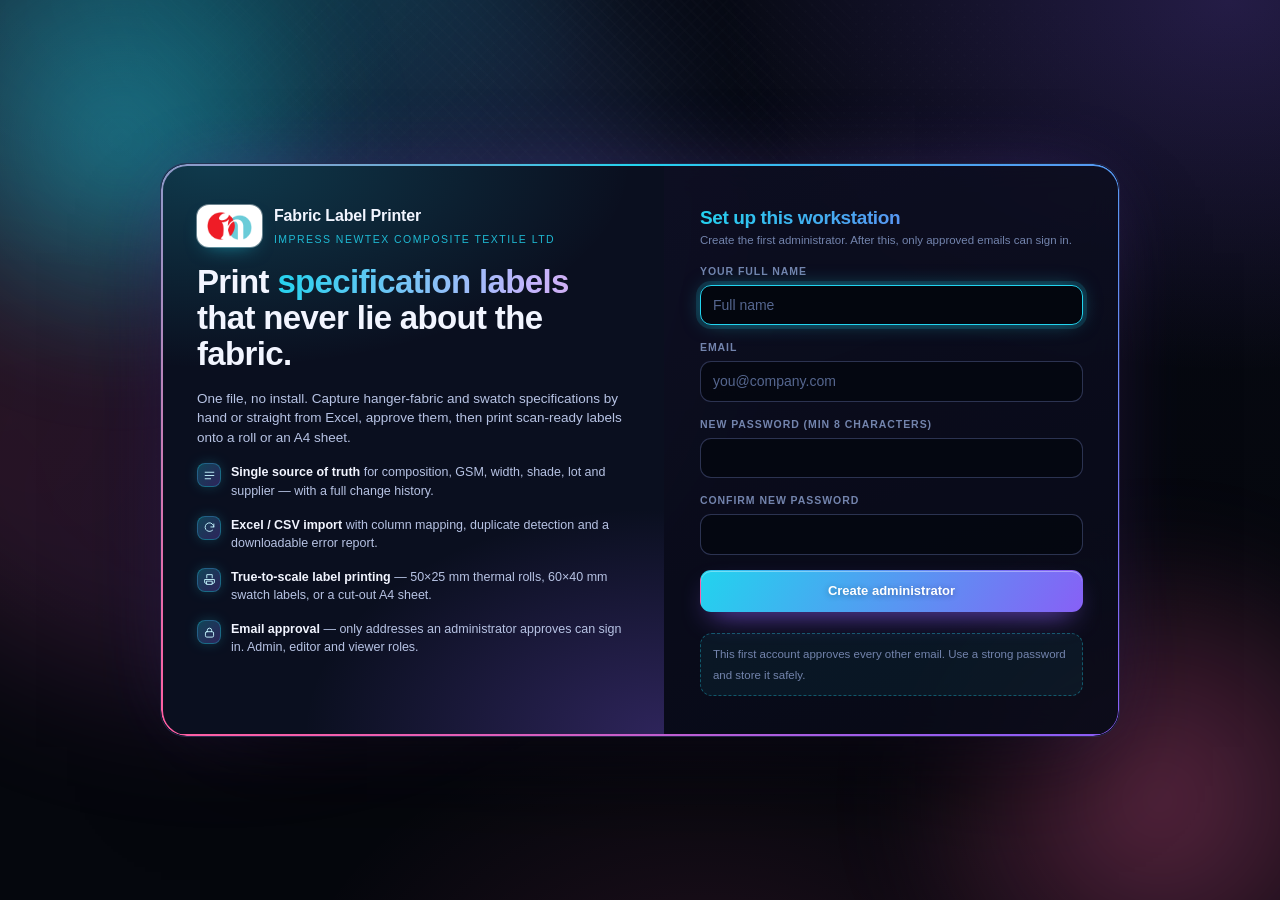
<file: index.html>
<!doctype html>
<html lang="en">
<head>
<meta charset="utf-8">
<meta name="viewport" content="width=device-width, initial-scale=1">
<title>Fabric Label Printer — fabric & swatch specification labels</title>
<meta name="description" content="Offline single-file app to capture hanger-fabric and swatch specifications by hand or from Excel, approve them with admin/viewer roles, and print true-to-scale Code 39 specification labels to a thermal roll or A4 sheet.">
<meta name="generator" content="Fabric Label Printer">
<link rel="icon" href="data:image/svg+xml,%3Csvg xmlns='http://www.w3.org/2000/svg' viewBox='0 0 24 24'%3E%3Crect width='24' height='24' rx='5' fill='%2322d3ee'/%3E%3Cpath d='M5 7h14M5 12h14M5 17h9' stroke='%2304121a' stroke-width='2.2' stroke-linecap='round'/%3E%3C/svg%3E">
<style>
/* ===== Fabric Label Printer — styles ===== */
@property --a{syntax:'<angle>';initial-value:0deg;inherits:false}
:root{
  --bg:#05070d; --bg2:#0a0f1c;
  --panel:linear-gradient(160deg,rgba(28,26,62,.74),rgba(11,15,32,.82));
  --panel-solid:#0f1428; --line:rgba(150,170,255,.14); --line2:rgba(150,170,255,.27);
  --ink:#f2f5ff; --ink2:#b7c3e4; --mut:#7384ad;
  --acc:#22d3ee; --acc2:#8b5cf6; --acc3:#ff5fa2;
  --ok:#34d399; --warn:#fbbf24; --bad:#fb7185; --mut2:#c084fc;
  --grad:linear-gradient(120deg,#22d3ee 0%,#8b5cf6 52%,#ff5fa2 100%);
  --r:18px; --r-s:12px; --sh:0 26px 50px -30px rgba(0,0,0,.92);
  --glow:0 12px 34px -14px rgba(34,211,238,.7);
  --f:-apple-system,BlinkMacSystemFont,"Segoe UI",Inter,Roboto,"Helvetica Neue",Arial,sans-serif;
  --mono:ui-monospace,SFMono-Regular,"SF Mono",Menlo,Consolas,monospace;
  color-scheme:dark;
}
*{box-sizing:border-box;-webkit-tap-highlight-color:transparent}
html,body{margin:0;padding:0}
body{
  font-family:var(--f); background:var(--bg); color:var(--ink); min-height:100vh; position:relative; overflow-x:hidden;
  background-image:
    radial-gradient(900px 600px at 8% -10%, rgba(34,211,238,.16), transparent 60%),
    radial-gradient(820px 600px at 96% 0%, rgba(139,92,246,.22), transparent 62%),
    radial-gradient(700px 520px at 55% 115%, rgba(255,95,162,.12), transparent 60%),
    linear-gradient(180deg,#070a14,#05070d 70%);
  background-attachment:fixed; font-size:14px; line-height:1.45;
}
/* woven twill texture: a faint nod to the fabric */
body::before{
  content:"";position:fixed;inset:0;z-index:-2;pointer-events:none;opacity:.6;
  background:
    repeating-linear-gradient(45deg,rgba(255,255,255,.02) 0 2px,transparent 2px 9px),
    repeating-linear-gradient(-45deg,rgba(255,255,255,.014) 0 2px,transparent 2px 9px);
  -webkit-mask-image:radial-gradient(ellipse at 50% 0%,#000 0%,transparent 78%);
          mask-image:radial-gradient(ellipse at 50% 0%,#000 0%,transparent 78%);
}
/* slow drifting aurora */
body::after{
  content:"";position:fixed;z-index:-1;pointer-events:none;width:70vw;height:70vw;max-width:980px;max-height:980px;
  left:-18vw;top:-22vh;border-radius:50%;opacity:.5;filter:blur(70px);
  background:conic-gradient(from 0deg,rgba(34,211,238,.35),rgba(139,92,246,.35),rgba(255,95,162,.28),rgba(34,211,238,.35));
  animation:aurora 26s ease-in-out infinite alternate;
}
h1,h2,h3,h4{margin:0;font-weight:650;letter-spacing:-.02em}
a{color:var(--acc)}
button,input,select,textarea{font:inherit;color:inherit}
::selection{background:rgba(139,92,246,.45)}
::-webkit-scrollbar{width:11px;height:11px}
::-webkit-scrollbar-thumb{background:linear-gradient(180deg,rgba(34,211,238,.4),rgba(139,92,246,.4));border-radius:8px;border:3px solid transparent;background-clip:content-box}
::-webkit-scrollbar-track{background:transparent}
.hide{display:none!important}
.hid{display:none!important}
/* ---------- layout ---------- */
.app{display:flex;min-height:100vh;flex-direction:column}
header.top{
  position:sticky;top:0;z-index:40;display:flex;align-items:center;gap:14px;padding:10px 18px;
  background:rgba(7,10,20,.6);backdrop-filter:blur(18px) saturate(1.5);-webkit-backdrop-filter:blur(18px) saturate(1.5);
}
/* animated gradient hairline under the header */
header.top::after{
  content:"";position:absolute;left:0;right:0;bottom:-1px;height:1px;background:var(--grad);background-size:200% 100%;
  opacity:.9;animation:flow 7s linear infinite;
}
.brand{display:flex;align-items:center;gap:11px;min-width:0}
.logo{width:38px;height:38px;flex:0 0 38px;border-radius:12px;background:var(--grad);background-size:200% 200%;
  display:grid;place-items:center;box-shadow:0 10px 26px -8px rgba(139,92,246,.95),inset 0 1px 0 rgba(255,255,255,.35);animation:flow 9s linear infinite}
.logo svg{width:22px;height:22px}
.brand b{font-size:15px;display:block;white-space:nowrap;overflow:hidden;text-overflow:ellipsis;max-width:44vw;letter-spacing:-.01em}
.brandlogo{height:34px;width:auto;flex:0 0 auto;background:#fff;border-radius:10px;padding:3px 5px;box-shadow:0 8px 20px -10px rgba(34,211,238,.6),0 0 0 1px rgba(255,255,255,.4)}
.brandlogo.lg{height:42px;border-radius:12px}
.brand span{font-size:10.5px;color:var(--acc);opacity:.85;letter-spacing:.14em;text-transform:uppercase}
.top-spacer{flex:1}
.who{display:flex;align-items:center;gap:9px;background:rgba(255,255,255,.05);border:1px solid var(--line2);padding:5px 11px 5px 6px;border-radius:999px;box-shadow:inset 0 1px 0 rgba(255,255,255,.06)}
.av{width:28px;height:28px;border-radius:50%;display:grid;place-items:center;font-size:11.5px;font-weight:750;color:#04121a;
  background:var(--grad);background-size:200% 200%;box-shadow:0 0 0 2px rgba(7,10,20,.9),0 0 0 3.5px rgba(34,211,238,.55);animation:flow 8s linear infinite}
.av.v{background:linear-gradient(135deg,#94a3b8,#e2e8f0);box-shadow:0 0 0 2px rgba(7,10,20,.9),0 0 0 3.5px rgba(148,163,184,.5);animation:none}
.av.e{background:linear-gradient(135deg,#fbbf24,#ff5fa2);box-shadow:0 0 0 2px rgba(7,10,20,.9),0 0 0 3.5px rgba(251,191,36,.5);animation:none}
.who small{color:var(--mut);font-size:11px;display:block;line-height:1.1}
.who b{font-size:12.5px}
.tabs{display:flex;gap:4px;overflow-x:auto;padding:8px 14px;background:rgba(7,10,20,.42);border-bottom:1px solid var(--line);position:sticky;top:59px;z-index:35;backdrop-filter:blur(16px);-webkit-backdrop-filter:blur(16px);scrollbar-width:none}
.tabs::-webkit-scrollbar{display:none}
.tab{display:flex;align-items:center;gap:7px;padding:8px 13px;font-size:13px;color:var(--ink2);border:1px solid transparent;background:none;cursor:pointer;
  border-radius:11px;white-space:nowrap;transition:color .2s,background .25s,box-shadow .25s,border-color .2s}
.tab:hover{color:var(--ink);background:rgba(255,255,255,.06);border-color:var(--line)}
.tab.on{color:#fff;font-weight:620;background:var(--grad);background-size:200% 200%;border-color:transparent;text-shadow:0 1px 8px rgba(0,0,0,.35);
  box-shadow:0 12px 26px -14px rgba(139,92,246,.95),inset 0 1px 0 rgba(255,255,255,.3);animation:flow 8s linear infinite}
.tab .ic{font-size:14px;opacity:.9;display:inline-flex}
.tab .cnt{background:rgba(255,255,255,.12);border-radius:999px;padding:0 7px;font-size:10.5px;color:inherit;font-weight:650}
.tab.on .cnt{background:rgba(0,0,0,.22)}
main{padding:22px 18px 70px;max-width:1560px;margin:0 auto;width:100%}
.view{display:none}
.view.on{display:block;animation:rise .42s cubic-bezier(.2,.8,.2,1) both}
@keyframes rise{from{opacity:0;transform:translateY(12px) scale(.995)}to{opacity:1;transform:none}}
@keyframes flow{from{background-position:0% 50%}to{background-position:200% 50%}}
@keyframes aurora{from{transform:translate(0,0) rotate(0deg)}to{transform:translate(9vw,7vh) rotate(60deg)}}
@keyframes shine{0%{transform:translateX(-100%)}60%,100%{transform:translateX(100%)}}
@keyframes pulse{0%,100%{box-shadow:0 0 0 4px rgba(34,211,238,.14)}50%{box-shadow:0 0 0 7px rgba(34,211,238,.04)}}
@keyframes fadeIn{from{opacity:0}to{opacity:1}}
@keyframes pop{from{opacity:0;transform:translateY(14px) scale(.96)}to{opacity:1;transform:none}}
/* ---------- generic ---------- */
.card{position:relative;background:var(--panel);border:1px solid var(--line);border-radius:var(--r);box-shadow:var(--sh);padding:18px 19px;
  backdrop-filter:blur(12px);-webkit-backdrop-filter:blur(12px)}
/* gradient rim on every card */
.card::before{
  content:"";position:absolute;inset:0;border-radius:inherit;padding:1px;pointer-events:none;opacity:.85;
  background:linear-gradient(135deg,rgba(34,211,238,.55),rgba(139,92,246,.12) 38%,rgba(255,255,255,.02) 60%,rgba(255,95,162,.38));
  -webkit-mask:linear-gradient(#000 0 0) content-box,linear-gradient(#000 0 0);-webkit-mask-composite:xor;
          mask-composite:exclude;
}
.card+.card{margin-top:16px}
.card h3{font-size:14.5px;display:flex;align-items:center;gap:9px;margin-bottom:3px}
.card h3 .dot{width:8px;height:8px;border-radius:50%;background:var(--acc);box-shadow:0 0 0 4px rgba(34,211,238,.14);animation:pulse 2.6s ease-in-out infinite}
.card .sub{color:var(--mut);font-size:12px;margin-bottom:14px}
.row{display:flex;gap:12px;flex-wrap:wrap;align-items:center}
.grid{display:grid;gap:14px}
.grid>*{min-width:0}
.g2{grid-template-columns:repeat(2,minmax(0,1fr))}
.g3{grid-template-columns:repeat(3,minmax(0,1fr))}
.g4{grid-template-columns:repeat(4,minmax(0,1fr))}
.g23{grid-template-columns:1.55fr 1fr}
.g32{grid-template-columns:1fr 1.55fr}
@media(max-width:1100px){.g2,.g3,.g4,.g23,.g32{grid-template-columns:1fr}}
.pad-l{padding-left:0}
button.btn{
  position:relative;overflow:hidden;display:inline-flex;align-items:center;gap:7px;border:1px solid var(--line2);background:rgba(255,255,255,.05);
  padding:8px 14px;border-radius:11px;cursor:pointer;font-size:13px;white-space:nowrap;
  transition:transform .15s,background .2s,border-color .2s,box-shadow .25s,filter .2s;box-shadow:inset 0 1px 0 rgba(255,255,255,.05)
}
/* light sweep on hover */
button.btn::after{content:"";position:absolute;top:0;bottom:0;left:-80%;width:50%;pointer-events:none;
  background:linear-gradient(100deg,transparent,rgba(255,255,255,.26),transparent);transform:skewX(-18deg);transition:left .7s ease}
button.btn:hover::after{left:130%}
button.btn:hover{background:rgba(255,255,255,.1);border-color:rgba(34,211,238,.65);transform:translateY(-2px);box-shadow:var(--glow)}
button.btn:active{transform:translateY(0) scale(.98)}
button.btn:disabled{opacity:.4;cursor:not-allowed;transform:none;box-shadow:none}
button.btn:disabled::after{display:none}
button.btn.pri{background:var(--grad);background-size:200% 200%;border-color:transparent;color:#fff;font-weight:650;text-shadow:0 1px 6px rgba(0,0,0,.3);
  box-shadow:0 12px 28px -12px rgba(139,92,246,.95),inset 0 1px 0 rgba(255,255,255,.35)}
button.btn.pri:hover{background-position:100% 50%;filter:brightness(1.08) saturate(1.1);box-shadow:0 16px 36px -12px rgba(255,95,162,.8),inset 0 1px 0 rgba(255,255,255,.4)}
button.btn.ok{border-color:rgba(52,211,153,.55);color:#9ff5d3;background:rgba(52,211,153,.14)}
button.btn.bad{border-color:rgba(251,113,133,.55);color:#ffc7d1;background:rgba(251,113,133,.14)}
button.btn.sm{padding:5px 10px;font-size:12px;border-radius:9px}
button.btn.gs{background:none;border-color:transparent;color:var(--ink2);box-shadow:none}
button.btn.gs:hover{color:var(--ink);background:rgba(255,255,255,.07);box-shadow:none;border-color:transparent}
label.f{display:block}
label.f>span{display:block;font-size:10.5px;letter-spacing:.09em;text-transform:uppercase;color:var(--mut);margin-bottom:6px;font-weight:600}
label.f>span i{color:var(--bad);font-style:normal}
input[type=text],input[type=password],input[type=email],input[type=number],input[type=date],input[type=search],select,textarea{
  width:100%;background:rgba(3,6,14,.72);border:1px solid var(--line2);border-radius:11px;padding:9px 12px;outline:none;transition:border-color .2s,box-shadow .2s,background .2s
}
input:disabled,select:disabled{opacity:.55;cursor:not-allowed}
input:focus,select:focus,textarea:focus{border-color:var(--acc);box-shadow:0 0 0 4px rgba(34,211,238,.14),0 0 22px -6px rgba(34,211,238,.6);background:rgba(3,6,14,.95)}
input::placeholder,textarea::placeholder{color:#55668f}
select{appearance:none;background-image:linear-gradient(45deg,transparent 50%,var(--acc) 50%),linear-gradient(135deg,var(--acc) 50%,transparent 50%);
  background-position:calc(100% - 17px) 50%,calc(100% - 12px) 50%;background-size:5px 5px;background-repeat:no-repeat;padding-right:30px}
.chip{display:inline-flex;align-items:center;gap:6px;padding:3px 10px;border-radius:999px;font-size:11.5px;border:1px solid var(--line2);background:rgba(255,255,255,.05)}
.badge{padding:2.5px 10px 2.5px 8px;border-radius:999px;font-size:11px;font-weight:650;border:1px solid transparent;white-space:nowrap;display:inline-flex;align-items:center}
.badge::before{content:"";width:6px;height:6px;border-radius:50%;background:currentColor;margin-right:6px;box-shadow:0 0 8px currentColor}
.b-approved{background:rgba(52,211,153,.16);color:#7ff0c4;border-color:rgba(52,211,153,.45);box-shadow:0 0 18px -8px rgba(52,211,153,.9)}
.b-draft{background:rgba(148,163,184,.15);color:#d2dcf0;border-color:rgba(148,163,184,.35)}
.b-submitted{background:rgba(34,211,238,.15);color:#8fe9f7;border-color:rgba(34,211,238,.45);box-shadow:0 0 18px -8px rgba(34,211,238,.9)}
.b-rejected{background:rgba(251,113,133,.16);color:#ffc3cd;border-color:rgba(251,113,133,.45);box-shadow:0 0 18px -8px rgba(251,113,133,.9)}
.b-hold{background:rgba(251,191,36,.16);color:#ffe08a;border-color:rgba(251,191,36,.45);box-shadow:0 0 18px -8px rgba(251,191,36,.9)}
.mut{color:var(--mut)}
.mono{font-family:var(--mono)}
.tiny{font-size:11.5px}
.right{text-align:right}
hr.sep{border:0;border-top:1px solid var(--line);margin:15px 0}
/* ---------- login ---------- */
.login-wrap{position:relative;min-height:100vh;display:grid;place-items:center;padding:24px;isolation:isolate;overflow:hidden}
.login-wrap::before,.login-wrap::after{content:"";position:absolute;z-index:-1;border-radius:50%;pointer-events:none;filter:blur(40px)}
.login-wrap::before{width:520px;height:520px;left:-140px;top:-120px;background:radial-gradient(circle,rgba(34,211,238,.42),transparent 65%);animation:float 16s ease-in-out infinite alternate}
.login-wrap::after{width:600px;height:600px;right:-180px;bottom:-200px;background:radial-gradient(circle,rgba(255,95,162,.34),transparent 65%);animation:float 19s ease-in-out infinite alternate-reverse}
@keyframes float{from{transform:translate(0,0) scale(1)}to{transform:translate(60px,40px) scale(1.12)}}
@keyframes shimmerText{from{background-position:0% 50%}to{background-position:200% 50%}}
.login{position:relative;width:100%;max-width:960px;display:grid;grid-template-columns:1.05fr .95fr;border-radius:26px;overflow:hidden;
  border:1px solid var(--line);background:var(--panel);box-shadow:0 50px 110px -40px rgba(0,0,0,.98),0 0 80px -30px rgba(139,92,246,.45);
  backdrop-filter:blur(16px);-webkit-backdrop-filter:blur(16px)}
/* spinning conic rim around the whole login card */
.login::before{
  content:"";position:absolute;inset:0;border-radius:inherit;padding:1.5px;pointer-events:none;z-index:3;
  background:conic-gradient(from var(--a),#22d3ee,#8b5cf6,#ff5fa2,#22d3ee);
  -webkit-mask:linear-gradient(#000 0 0) content-box,linear-gradient(#000 0 0);-webkit-mask-composite:xor;mask-composite:exclude;
  animation:spin 7s linear infinite;
}
@keyframes spin{to{--a:360deg}}
@media(max-width:820px){.login{grid-template-columns:1fr}}
.login-hero{position:relative;padding:40px 36px;background:
  radial-gradient(700px 340px at 10% 0%,rgba(34,211,238,.22),transparent 60%),
  radial-gradient(600px 380px at 100% 100%,rgba(139,92,246,.28),transparent 60%),#0a0f1f;display:flex;flex-direction:column;gap:16px}
.login-hero h1{font-size:33px;line-height:1.1}
.login-hero h1 em{font-style:normal;background:linear-gradient(100deg,#22d3ee,#c4b5fd 35%,#ff8fc0 65%,#22d3ee);background-size:250% auto;-webkit-background-clip:text;background-clip:text;color:transparent;animation:shimmerText 6s linear infinite}
.login-hero p{color:var(--ink2);margin:0;font-size:13.5px}
.feat{display:flex;gap:10px;align-items:flex-start;font-size:12.5px;color:var(--ink2)}
.feat b{color:var(--ink)}
.feat .k{width:24px;height:24px;flex:0 0 24px;border-radius:8px;background:linear-gradient(135deg,rgba(34,211,238,.28),rgba(139,92,246,.28));
  border:1px solid rgba(34,211,238,.3);color:#c6f6ff;display:grid;place-items:center;font-size:12px;box-shadow:0 0 16px -6px rgba(34,211,238,.8)}
.login-form{position:relative;padding:40px 36px;display:flex;flex-direction:column;gap:15px;justify-content:center;background:rgba(5,8,16,.45)}
.login-form h2{background:var(--grad);-webkit-background-clip:text;background-clip:text;color:transparent;background-size:200% auto;animation:shimmerText 8s linear infinite}
.cred-hint{margin-top:6px;font-size:11.5px;color:var(--mut);background:rgba(34,211,238,.06);border:1px dashed rgba(34,211,238,.35);padding:10px 12px;border-radius:12px;line-height:1.75}
.cred-hint code{font-family:var(--mono);color:#c6f6ff;background:rgba(0,0,0,.25);padding:0 4px;border-radius:5px}
/* ---------- KPI ---------- */
.kpis{display:grid;gap:13px;grid-template-columns:repeat(auto-fit,minmax(178px,1fr))}
.kpi{--kc:var(--acc);position:relative;overflow:hidden;background:var(--panel);border:1px solid var(--line);border-radius:16px;padding:15px 16px;cursor:default;
  transition:transform .28s cubic-bezier(.2,.8,.2,1),box-shadow .28s,border-color .28s;box-shadow:var(--sh)}
/* colour bloom in the corner, brightens on hover */
.kpi::before{content:"";position:absolute;right:-34px;top:-34px;width:120px;height:120px;border-radius:50%;
  background:radial-gradient(circle,var(--kc) 0%,transparent 68%);opacity:.22;transition:opacity .35s,transform .5s;pointer-events:none}
.kpi.cx{cursor:pointer}
.kpi.cx:hover{transform:translateY(-4px);border-color:var(--kc);box-shadow:0 22px 44px -22px var(--kc)}
.kpi.cx:hover::before{opacity:.5;transform:scale(1.25)}
.kpi::after{content:"";position:absolute;inset:0 auto auto 0;height:3px;width:100%;background:var(--kc);opacity:.95;box-shadow:0 0 16px 1px var(--kc)}
.kpi.k-ok{--kc:var(--ok)} .kpi.k-bad{--kc:var(--bad)}
.kpi.k-warn{--kc:var(--warn)} .kpi.k-mut{--kc:var(--mut2)}
.kpi .lbl{font-size:10.5px;text-transform:uppercase;letter-spacing:.1em;color:var(--mut);display:flex;align-items:center;gap:6px;font-weight:600}
.kpi .val{font-size:34px;font-weight:750;letter-spacing:-.03em;margin:4px 0 2px;font-variant-numeric:tabular-nums;
  background:linear-gradient(180deg,#ffffff 0%,var(--kc) 130%);-webkit-background-clip:text;background-clip:text;color:transparent}
.kpi .foot{font-size:11.5px;color:var(--mut);display:flex;align-items:center;gap:5px}
.kpi .spark{position:absolute;right:12px;top:12px;opacity:.55;font-size:16px}
.bar{height:7px;border-radius:99px;background:rgba(255,255,255,.07);overflow:hidden;margin-top:10px;box-shadow:inset 0 1px 2px rgba(0,0,0,.4)}
.bar>i{display:block;height:100%;border-radius:99px;background:var(--grad);background-size:200% 100%;width:0;box-shadow:0 0 12px rgba(34,211,238,.6);transition:width .9s cubic-bezier(.2,.8,.2,1)}
/* ---------- charts ---------- */
.donut{display:flex;gap:20px;align-items:center;flex-wrap:wrap}
.donut .ring{position:relative;width:172px;height:172px;flex:0 0 172px}
.donut .ring svg{transform:rotate(-90deg);filter:drop-shadow(0 0 18px rgba(139,92,246,.35))}
.donut .ring .mid{position:absolute;inset:0;display:grid;place-items:center;text-align:center}
.donut .ring .mid b{font-size:28px;display:block;line-height:1;text-shadow:0 0 22px rgba(34,211,238,.5)}
.donut .ring .mid span{font-size:10px;color:var(--mut);text-transform:uppercase;letter-spacing:.1em}
.legend{flex:1;min-width:190px;display:flex;flex-direction:column;gap:6px}
.lg{display:flex;align-items:center;gap:9px;font-size:12.5px;cursor:pointer;padding:6px 9px;border-radius:10px;border:1px solid transparent;transition:background .2s,border-color .2s,transform .2s}
.lg:hover{background:rgba(255,255,255,.05);border-color:var(--line);transform:translateX(3px)}
.lg .sw{width:10px;height:10px;border-radius:4px;flex:0 0 10px}
.lg .nm{flex:1;color:var(--ink2)}
.lg b{font-variant-numeric:tabular-nums}
.hbars{display:flex;flex-direction:column;gap:9px}
.hb{display:grid;grid-template-columns:112px 1fr 46px;gap:10px;align-items:center;font-size:12px;cursor:pointer;padding:3px 5px;border-radius:9px;transition:background .2s}
.hb:hover{background:rgba(255,255,255,.05)}
.hb .nm{color:var(--ink2);white-space:nowrap;overflow:hidden;text-overflow:ellipsis}
.hb .tr{height:10px;border-radius:99px;background:rgba(255,255,255,.06);overflow:hidden;box-shadow:inset 0 1px 2px rgba(0,0,0,.35)}
.hb .tr>i{display:block;position:relative;overflow:hidden;height:100%;border-radius:99px;width:0;transition:width .9s cubic-bezier(.2,.8,.2,1)}
.hb .tr>i::after{content:"";position:absolute;inset:0;background:linear-gradient(90deg,transparent,rgba(255,255,255,.42),transparent);transform:translateX(-100%);animation:shine 3.2s ease-in-out infinite}
.hb b{text-align:right;font-variant-numeric:tabular-nums}
/* ---------- table ---------- */
.tbl-wrap{border:1px solid var(--line);border-radius:var(--r);overflow:auto;max-height:64vh;background:rgba(4,7,14,.6)}
table.tbl{width:100%;border-collapse:separate;border-spacing:0;font-size:12.8px}
table.tbl th{position:sticky;top:0;z-index:2;background:rgba(14,19,38,.94);backdrop-filter:blur(8px);-webkit-backdrop-filter:blur(8px);text-align:left;font-size:10.5px;text-transform:uppercase;letter-spacing:.08em;
  color:var(--mut);padding:11px 10px;border-bottom:1px solid var(--line2);white-space:nowrap;cursor:pointer;user-select:none;font-weight:650}
table.tbl th:hover{color:var(--acc)}
table.tbl td{padding:9px 10px;border-bottom:1px solid rgba(150,170,255,.08);vertical-align:middle;transition:background .15s}
table.tbl tbody tr{transition:background .2s}
table.tbl tbody tr:hover{background:linear-gradient(90deg,rgba(34,211,238,.12),rgba(139,92,246,.05) 55%,transparent)}
table.tbl tbody tr:hover td:first-child{box-shadow:inset 3px 0 0 var(--acc)}
table.tbl tbody tr.sel{background:linear-gradient(90deg,rgba(34,211,238,.16),rgba(139,92,246,.08) 60%,transparent)}
table.tbl tbody tr.sel td:first-child{box-shadow:inset 3px 0 0 var(--acc2)}
table.tbl td.act{text-align:right;white-space:nowrap}
table.tbl .ref{font-family:var(--mono);font-size:11.8px;color:#a5f3fc;text-shadow:0 0 12px rgba(34,211,238,.35)}
.tbl-empty{padding:46px 20px;text-align:center;color:var(--mut)}
.tbl-empty b{display:block;color:var(--ink2);margin-bottom:5px;font-size:14px}
input[type=checkbox]{width:15px;height:15px;accent-color:var(--acc);cursor:pointer}
.toolbar{display:flex;gap:9px;flex-wrap:wrap;align-items:center;margin-bottom:14px}
.toolbar .grow{flex:1;min-width:190px}
.toolbar input[type=search]{padding-left:34px;background-image:url("data:image/svg+xml,%3Csvg xmlns='http://www.w3.org/2000/svg' viewBox='0 0 24 24' fill='none' stroke='%2322d3ee' stroke-width='2'%3E%3Ccircle cx='11' cy='11' r='7'/%3E%3Cpath d='M20 20l-3.5-3.5'/%3E%3C/svg%3E");
  background-repeat:no-repeat;background-position:10px 50%;background-size:15px}
.bulk{display:flex;gap:9px;align-items:center;flex-wrap:wrap;background:linear-gradient(90deg,rgba(34,211,238,.14),rgba(139,92,246,.12));border:1px solid rgba(34,211,238,.4);
  border-radius:14px;padding:10px 13px;margin-bottom:13px;box-shadow:0 0 30px -12px rgba(34,211,238,.6)}
/* ---------- form ---------- */
.fsect{border:1px solid var(--line);border-radius:16px;padding:15px 16px;background:linear-gradient(160deg,rgba(20,24,48,.6),rgba(8,11,24,.5))}
.fsect+.fsect{margin-top:13px}
.fsect h4{font-size:11.5px;text-transform:uppercase;letter-spacing:.1em;color:var(--acc);margin-bottom:12px;display:flex;align-items:center;gap:8px;font-weight:700}
.fgrid{display:grid;gap:12px;grid-template-columns:repeat(auto-fit,minmax(190px,1fr))}
.fgrid .full{grid-column:1/-1}
.warnbox{font-size:12px;color:#ffe08a;background:rgba(251,191,36,.12);border:1px solid rgba(251,191,36,.38);border-radius:12px;padding:9px 12px;margin-top:9px}
/* ---------- label studio ---------- */
.studio{display:grid;grid-template-columns:330px 1fr;gap:16px}
@media(max-width:1150px){.studio{grid-template-columns:1fr}}
.presets{display:flex;flex-wrap:wrap;gap:6px}
.preset{border:1px solid var(--line2);background:rgba(255,255,255,.05);border-radius:10px;padding:6px 10px;font-size:11.5px;cursor:pointer;transition:all .2s}
.preset:hover{border-color:var(--acc);transform:translateY(-1px)}
.preset.on{border-color:transparent;background:var(--grad);color:#fff;font-weight:600;box-shadow:0 8px 20px -10px rgba(139,92,246,.9)}
.fieldlist{display:flex;flex-direction:column;gap:6px;max-height:290px;overflow:auto;padding-right:3px}
.frow{display:flex;align-items:center;gap:8px;font-size:12.5px;background:rgba(255,255,255,.035);border:1px solid var(--line);border-radius:11px;padding:7px 10px;transition:border-color .2s,background .2s}
.frow.on{border-color:rgba(34,211,238,.5);background:linear-gradient(90deg,rgba(34,211,238,.13),rgba(139,92,246,.07))}
.frow .nm{flex:1;white-space:nowrap;overflow:hidden;text-overflow:ellipsis}
.frow .mv{border:0;background:none;color:var(--mut);cursor:pointer;padding:1px 4px;font-size:11px}
.frow .mv:hover{color:var(--acc)}
.stage{background:
  radial-gradient(circle at 1px 1px,rgba(150,170,255,.16) 1px,transparent 0) 0 0/18px 18px,
  radial-gradient(ellipse at 50% 0%,rgba(139,92,246,.2),transparent 70%),
  #070b17;
  border:1px solid var(--line);border-radius:16px;padding:24px;display:grid;place-items:center;min-height:430px;overflow:auto;box-shadow:inset 0 0 60px -20px rgba(0,0,0,.8)}
/* the preview label floats above the stage with a soft glow */
.stage .label{box-shadow:0 34px 60px -20px rgba(0,0,0,.9),0 0 0 1px rgba(255,255,255,.06),0 0 70px -12px rgba(34,211,238,.28)}
.stage-inner{transform-origin:top center}
.qlist{display:flex;flex-direction:column;gap:6px;max-height:250px;overflow:auto}
.qitem{display:flex;align-items:center;gap:9px;background:rgba(255,255,255,.035);border:1px solid var(--line);border-radius:11px;padding:7px 10px;font-size:12.5px;transition:border-color .2s}
.qitem:hover{border-color:var(--line2)}
.qitem .ref{font-family:var(--mono);color:#a5f3fc;font-size:11.5px}
.qitem .nm{flex:1;white-space:nowrap;overflow:hidden;text-overflow:ellipsis}
.qitem input{width:58px;text-align:center;padding:4px 6px}
/* ---------- the label itself ---------- */
.label{
  background:#fff;color:#0a0a0a;position:relative;overflow:hidden;display:flex;flex-direction:column;
  border:1px solid #d5dae1;
}
.label .lb-head{display:flex;align-items:flex-start;justify-content:space-between;gap:6px;border-bottom:1.5px solid #0a0a0a;padding-bottom:2px}
.label .lb-brand{font-weight:800;letter-spacing:.02em;text-transform:uppercase;line-height:1.05}
.label .lb-type{font-weight:700;text-transform:uppercase;border:1px solid #0a0a0a;border-radius:3px;padding:0 3px;white-space:nowrap}
.label .lb-idrow{display:flex;align-items:center;gap:6px;margin-top:3px}
.label .lb-ref{font-family:var(--mono);font-weight:700;letter-spacing:.03em}
.label .lb-grid{flex:1;display:grid;align-content:start;gap:0;margin-top:3px}
.label .lb-cell{display:flex;gap:4px;align-items:baseline;border-bottom:1px dotted #b9c0c9;padding:1px 0;min-width:0}
.label .lb-cell .k{color:#4b5563;text-transform:uppercase;letter-spacing:.03em;white-space:nowrap;flex:0 0 auto;font-weight:600}
.label .lb-cell .v{font-weight:650;white-space:normal;overflow:hidden;flex:1;min-width:0;line-height:1.15;max-height:2.3em}
.stage-inner .label.over{box-shadow:inset 0 0 0 2px #ff4b5c}
.label .lb-grid{row-gap:0}
.label .lb-cell.wide{grid-column:1/-1}
.label .lb-foot{display:flex;justify-content:space-between;gap:6px;border-top:1px solid #0a0a0a;padding-top:1px;margin-top:2px;color:#374151;line-height:1.15}
.label .lb-grid{align-content:space-between}
.label .lb-headwrap{display:flex;align-items:center;gap:.55em;min-width:0;flex:1 1 auto}
.label .lb-logo{height:2.05em;width:auto;flex:0 0 auto;image-rendering:auto}
.label.short .lb-logo{height:1.6em}
.label .lb-bar{display:flex;align-items:center;gap:.6em;width:100%;flex:0 0 auto;color:#0a0a0a}
.label .lb-bar .lb-bar-txt{white-space:nowrap}
.label .lb-bar>div{flex:1 1 auto;min-width:0}
.label svg.bcode{display:block;height:100%}
.label .lb-wm{position:absolute;right:-6px;bottom:-10px;font-size:44px;font-weight:900;color:rgba(10,10,10,.05);pointer-events:none}
/* ---------- print ---------- */
#printArea{display:none}
@media print{
  html,body{background:#fff!important;background-image:none!important;color:#111!important;margin:0!important;padding:0!important;width:auto!important;height:auto!important}
  body::before,body::after,.login::before,.card::before{display:none!important}
  *{-webkit-print-color-adjust:exact!important;print-color-adjust:exact!important}
  .label{break-inside:avoid;page-break-inside:avoid}
  /* --- mode A: printing labels (roll or cut sheet) --- */
  body.printing-labels #app,body.printing-labels #login,body.printing-labels #modalHost,body.printing-labels #toasts{display:none!important}
  body.printing-labels #printArea{display:block!important}
  body.printing-labels #printArea .label{box-shadow:none!important}
  /* --- mode B: printing the report / register (app stays, chrome goes) --- */
  body:not(.printing-labels) #login,body:not(.printing-labels) #modalHost,body:not(.printing-labels) #toasts,
  body:not(.printing-labels) header.top,body:not(.printing-labels) nav.tabs,
  body:not(.printing-labels) .no-print,body:not(.printing-labels) .toolbar,body:not(.printing-labels) .bulk{display:none!important}
  body:not(.printing-labels) main{padding:0!important;max-width:none!important}
  body:not(.printing-labels) button,body:not(.printing-labels) select,body:not(.printing-labels) input[type=search],
  body:not(.printing-labels) .steps,body:not(.printing-labels) .toolbar{display:none!important}
  body:not(.printing-labels) .card,body:not(.printing-labels) .kpi,body:not(.printing-labels) .fsect,body:not(.printing-labels) .tbl-wrap{
    background:#fff!important;color:#111!important;border-color:#c9ced6!important;box-shadow:none!important}
  body:not(.printing-labels) .card h3,body:not(.printing-labels) .card .sub,body:not(.printing-labels) .kpi .val,
  body:not(.printing-labels) .kpi .lbl,body:not(.printing-labels) .kpi .foot,body:not(.printing-labels) h2,
  body:not(.printing-labels) .mut,body:not(.printing-labels) .tiny{color:#111!important}
  body:not(.printing-labels) .kpi .val{background:none!important;-webkit-text-fill-color:#111!important}
  body:not(.printing-labels) .wa{background:#fff!important;color:#111!important;border-color:#c9ced6!important}
  body:not(.printing-labels) .kpi::after,body:not(.printing-labels) .kpi::before,body:not(.printing-labels) .dot{display:none!important}
  body:not(.printing-labels) .tbl-wrap{border:1px solid #c9ced6!important}
  body:not(.printing-labels) table.tbl th{background:#eef2f7!important;color:#111!important}
  body:not(.printing-labels) table.tbl td{color:#111!important;border-color:#dde2e8!important}
}
.print-sheet{display:grid;justify-content:start}
.print-sheet .label{margin:0}
.print-sheet.gapped{gap:3mm}
/* ---------- modal / toast ---------- */
.scrim{position:fixed;inset:0;background:rgba(2,4,10,.7);backdrop-filter:blur(6px);-webkit-backdrop-filter:blur(6px);z-index:90;display:grid;place-items:center;padding:20px;animation:fadeIn .2s ease both}
.modal{width:100%;max-width:660px;max-height:88vh;overflow:auto;background:linear-gradient(160deg,rgba(24,24,58,.96),rgba(10,14,30,.97));
  border:1px solid var(--line2);border-radius:20px;box-shadow:0 40px 90px -30px #000,0 0 80px -20px rgba(139,92,246,.4);padding:22px 23px;animation:pop .34s cubic-bezier(.2,.9,.3,1.15) both}
.modal h3{font-size:17px;margin-bottom:4px;background:var(--grad);-webkit-background-clip:text;background-clip:text;color:transparent;background-size:200% auto}
.modal .foot{display:flex;justify-content:flex-end;gap:9px;margin-top:18px;flex-wrap:wrap}
#toasts{position:fixed;right:16px;bottom:16px;z-index:120;display:flex;flex-direction:column;gap:9px;max-width:340px}
.toast{background:linear-gradient(150deg,rgba(26,28,62,.96),rgba(12,16,32,.96));border:1px solid var(--line2);border-left:3px solid var(--acc);
  border-radius:13px;padding:11px 14px;font-size:12.8px;box-shadow:0 20px 44px -18px #000,0 0 30px -12px var(--acc);animation:slide .34s cubic-bezier(.2,.8,.2,1) both;backdrop-filter:blur(10px)}
.toast.ok{border-left-color:var(--ok);box-shadow:0 20px 44px -18px #000,0 0 30px -12px var(--ok)}
.toast.bad{border-left-color:var(--bad);box-shadow:0 20px 44px -18px #000,0 0 30px -12px var(--bad)}
.toast.warn{border-left-color:var(--warn);box-shadow:0 20px 44px -18px #000,0 0 30px -12px var(--warn)}
@keyframes slide{from{opacity:0;transform:translateX(26px) scale(.97)}to{opacity:1;transform:none}}
/* ---------- misc ---------- */
.drop{border:2px dashed rgba(34,211,238,.4);border-radius:18px;padding:36px 20px;text-align:center;transition:.2s;background:rgba(9,15,26,.4)}
.drop.hot{border-color:var(--acc);background:linear-gradient(135deg,rgba(34,211,238,.12),rgba(139,92,246,.1));box-shadow:0 0 40px -10px rgba(34,211,238,.6);transform:scale(1.01)}
.drop .big{font-size:34px;margin-bottom:8px}
.steps{display:flex;gap:8px;flex-wrap:wrap;margin-bottom:14px}
.step{font-size:11.5px;color:var(--mut);border:1px solid var(--line);border-radius:999px;padding:4px 12px;transition:all .2s}
.step.on{color:#fff;border-color:transparent;background:var(--grad);box-shadow:0 8px 20px -12px rgba(139,92,246,.9)}
.maptbl{width:100%;border-collapse:collapse;font-size:12.3px}
.maptbl th,.maptbl td{border:1px solid var(--line);padding:6px 8px;text-align:left}
.maptbl th{background:rgba(255,255,255,.04);color:var(--mut);font-size:10.5px;text-transform:uppercase;letter-spacing:.07em}
.maptbl select{padding:5px 8px;font-size:12px}
.prev-scroll{max-height:270px;overflow:auto;border:1px solid var(--line);border-radius:12px}
.wa{background:rgba(3,6,14,.75);border:1px solid var(--line2);border-radius:14px;padding:14px;font-family:var(--mono);font-size:12.4px;
  white-space:pre-wrap;line-height:1.6;min-height:210px;max-height:330px;overflow:auto;box-shadow:inset 0 0 40px -18px rgba(34,211,238,.25)}
.report{background:#fff;color:#0b0b0b;border-radius:14px;padding:22px;font-size:12.6px}
.report h2{font-size:19px;color:#0b0b0b}
.report .rhead{display:flex;gap:14px;align-items:center;margin-bottom:6px}
.report .rlogo{height:56px;width:auto;flex:0 0 auto}
.report h3{font-size:13px;color:#0b0b0b;text-transform:uppercase;letter-spacing:.08em;margin:16px 0 7px}
.report table{width:100%;border-collapse:collapse}
.report th,.report td{border:1px solid #cbd2dc;padding:5px 7px;text-align:left;color:#111}
.report th{background:#eef2f7;font-size:11px;text-transform:uppercase;letter-spacing:.06em}
.report .rk{display:grid;grid-template-columns:repeat(auto-fit,minmax(120px,1fr));gap:9px;margin-top:8px}
.report .rk div{border:1px solid #cbd2dc;border-radius:9px;padding:8px 10px}
.report .rk b{display:block;font-size:20px}
.report .rk span{font-size:10.5px;text-transform:uppercase;letter-spacing:.07em;color:#4b5563}
.report .sign{display:grid;grid-template-columns:repeat(3,1fr);gap:22px;margin-top:34px}
.report .sign div{border-top:1px solid #0b0b0b;padding-top:5px;font-size:11px;color:#374151}
.loglist{display:flex;flex-direction:column;gap:6px;max-height:330px;overflow:auto}
.logrow{display:grid;grid-template-columns:128px minmax(0,auto) minmax(0,1fr);gap:10px;font-size:12.3px;padding:7px 9px;border:1px solid var(--line);border-radius:10px;background:rgba(255,255,255,.03);transition:border-color .2s}
.logrow:hover{border-color:var(--line2)}
.logrow .t{color:var(--mut);font-family:var(--mono);font-size:11px}
.logrow .u{color:var(--acc);overflow-wrap:anywhere}
.kbd{font-family:var(--mono);font-size:11px;background:rgba(255,255,255,.07);border:1px solid var(--line2);border-radius:6px;padding:1px 6px}
.scan{position:relative;flex:0 0 300px;max-width:300px}
@media(max-width:900px){.scan{flex:1 1 100%;max-width:none}}
.scan input{padding-left:34px}
.hint{font-size:11.5px;color:var(--mut);display:flex;gap:6px;align-items:center}
.swatchline{display:flex;align-items:center;gap:8px}
.cdot{width:15px;height:15px;border-radius:50%;border:1px solid rgba(255,255,255,.35);flex:0 0 15px}
/* ---------- small screens ---------- */
@media(max-width:700px){
  header.top{padding:10px 12px;gap:10px}
  .brand span,.who>div,#btnHelp{display:none}
  .brand b{max-width:52vw;font-size:14px}
  .who{padding:4px 6px 4px 4px}
  .tabs{top:59px;padding:6px 10px}
  main{padding:16px 12px 60px}
  .login-hero,.login-form{padding:26px 22px}
  .login-hero h1{font-size:26px}
  .kpi .val{font-size:28px}
}
/* motion off for people who ask for it */
@media (prefers-reduced-motion: reduce){
  *,*::before,*::after{animation:none!important;transition:none!important}
}
</style>
</head>
<body>
<div id="login" class="login-wrap">
  <div class="login">
    <div class="login-hero">
      <div class="brand" style="gap:12px">
        <img id="loginLogo" class="brandlogo lg" alt="Impress Newtex Composite Textile Ltd">
        <div><b style="font-size:16px">Fabric Label Printer</b><span id="loginPlant">Impress Newtex Composite Textile Ltd</span></div>
      </div>
      <h1>Print <em>specification labels</em> that never lie about the fabric.</h1>
      <p>One file, no install. Capture hanger-fabric and swatch specifications by hand or straight from Excel, approve them, then print scan-ready labels onto a roll or an A4 sheet.</p>
      <div class="feat"><span class="k" data-ic="list" data-ic-size="13"></span><span><b>Single source of truth</b> for composition, GSM, width, shade, lot and supplier — with a full change history.</span></div>
      <div class="feat"><span class="k" data-ic="refresh" data-ic-size="13"></span><span><b>Excel / CSV import</b> with column mapping, duplicate detection and a downloadable error report.</span></div>
      <div class="feat"><span class="k" data-ic="print" data-ic-size="13"></span><span><b>True-to-scale label printing</b> — 50×25 mm thermal rolls, 60×40 mm swatch labels, or a cut-out A4 sheet.</span></div>
      <div class="feat"><span class="k" data-ic="lock" data-ic-size="13"></span><span><b>Email approval</b> — only addresses an administrator approves can sign in. Admin, editor and viewer roles.</span></div>
    </div>
    <div class="login-form">
      <div>
        <h2 id="lgTitle" style="font-size:19px">Sign in</h2>
        <div class="mut tiny" id="lgSub">Use the email your administrator approved.</div>
      </div>
      <label class="f hide" id="lgNameRow"><span>Your full name</span><input id="lgName" type="text" autocomplete="name" placeholder="Full name"></label>
      <label class="f hide" id="lgOldRow"><span>Current username</span><input id="lgOldUser" type="text" autocomplete="username" placeholder="admin"></label>
      <label class="f" id="lgEmailRow"><span>Email</span><input id="lgUser" type="email" autocomplete="email" placeholder="you@company.com" autofocus></label>
      <label class="f" id="lgPassRow"><span>Password</span><input id="lgPass" type="password" autocomplete="current-password" placeholder="••••••••"></label>
      <label class="f hide" id="lgNewRow"><span>New password (min 8 characters)</span><input id="lgNew" type="password" autocomplete="new-password"></label>
      <label class="f hide" id="lgNew2Row"><span>Confirm new password</span><input id="lgNew2" type="password" autocomplete="new-password"></label>
      <div id="lgErr" class="warnbox hide"></div>
      <button class="btn pri" id="lgBtn" style="justify-content:center;padding:11px">Sign in</button>
      <button class="btn gs hide" id="lgBack" style="justify-content:center">← Back to sign in</button>
      <div class="cred-hint" id="lgHint">
        Only emails an administrator has approved can sign in. Not on the list? Ask your administrator to add your email under <b>Users</b>.
      </div>
    </div>
  </div>
</div>

<div id="app" class="app hide">
  <header class="top">
    <div class="brand">
      <img id="brandLogo" class="brandlogo" alt="Impress Newtex Composite Textile Ltd">
      <div><b id="brandName">Impress Newtex Composite Textile Ltd</b><span id="brandSub">Spec &amp; swatch labelling</span></div>
    </div>
    <div class="top-spacer"></div>
    <button class="btn sm gs" id="btnHelp" title="Keyboard shortcuts"><i data-ic="doc" data-ic-size="14"></i>Shortcuts</button>
    <div class="who">
      <div class="av" id="whoAv">A</div>
      <div><b id="whoName">—</b><small id="whoRole">—</small></div>
      <button class="btn sm gs" id="btnPw" title="Change my password"><i data-ic="lock" data-ic-size="14"></i></button>
      <button class="btn sm gs" id="btnLogout" title="Sign out"><i data-ic="x" data-ic-size="14"></i></button>
    </div>
  </header>

  <nav class="tabs" id="tabs"></nav>

  <main>
    <!-- DASHBOARD -->
    <section class="view on" id="v-dash">
      <div class="row" style="justify-content:space-between;margin-bottom:14px">
        <div>
          <h2 style="font-size:20px">Spec control dashboard</h2>
          <div class="mut tiny" id="dashAsOf">—</div>
        </div>
        <div class="row">
          <button class="btn sm" id="dashRefresh"><i data-ic="refresh"></i>Recompute</button>
          <button class="btn sm" id="dashWa"><i data-ic="msg"></i>WhatsApp summary</button>
          <button class="btn sm pri" id="dashPrint"><i data-ic="print"></i>Print report</button>
        </div>
      </div>
      <div class="kpis" id="kpis"></div>
      <div class="grid g23" style="margin-top:15px">
        <div class="card">
          <h3><span class="dot"></span>Status mix</h3>
          <div class="sub">Click any slice to filter the spec register.</div>
          <div class="donut">
            <div class="ring">
              <svg width="172" height="172" viewBox="0 0 172 172" id="dashRing"></svg>
              <div class="mid"><div><b id="ringTotal">0</b><span>specs</span></div></div>
            </div>
            <div class="legend" id="dashLegend"></div>
          </div>
        </div>
        <div class="card">
          <h3><span class="dot" style="background:var(--acc2);box-shadow:0 0 0 4px rgba(91,140,255,.14)"></span>Data quality watchlist</h3>
          <div class="sub">Automatic checks — incomplete specs never reach the printer.</div>
          <div id="quality"></div>
        </div>
      </div>
      <div class="grid g2" style="margin-top:15px">
        <div class="card">
          <h3><span class="dot" style="background:var(--mut2);box-shadow:0 0 0 4px rgba(167,139,250,.15)"></span>Specs by buyer</h3>
          <div class="sub">Click a bar to drill down.</div>
          <div class="hbars" id="dashBuyers"></div>
        </div>
        <div class="card">
          <h3><span class="dot" style="background:var(--ok);box-shadow:0 0 0 4px rgba(52,211,153,.14)"></span>Fabric type &amp; label mix</h3>
          <div class="sub">What is being labelled this season.</div>
          <div class="hbars" id="dashTypes"></div>
          <div class="hbars" id="dashLabelTypes" style="margin-top:14px"></div>
        </div>
      </div>
      <div class="card" style="margin-top:15px">
        <h3><span class="dot" style="background:var(--bad);box-shadow:0 0 0 4px rgba(251,113,133,.14)"></span>Needs attention now</h3>
        <div class="sub">Rejected, on hold, or submitted and waiting more than 3 days for approval.</div>
        <div id="dashAttention"></div>
      </div>
    </section>

    <!-- SPECS -->
    <section class="view" id="v-specs">
      <div class="row" style="justify-content:space-between;margin-bottom:14px">
        <div><h2 style="font-size:20px">Spec register</h2><div class="mut tiny" id="specsCount">—</div></div>
        <div class="row">
          <div class="scan"><input id="scanIn" type="text" placeholder="Scan a label barcode or type a ref…  (Enter to open)"></div>
          <button class="btn sm" id="btnExportCsv"><i data-ic="down"></i>CSV</button>
          <button class="btn sm" id="btnExportXls"><i data-ic="down"></i>Excel</button>
          <button class="btn sm pri" id="btnNew"><i data-ic="plus"></i>New spec</button>
        </div>
      </div>
      <div class="toolbar">
        <div class="grow"><input id="q" type="search" placeholder="Search ref, article, buyer, style, composition, shade, lot, supplier…  (press /)"></div>
        <select id="fStatus" style="width:auto;min-width:140px"></select>
        <select id="fType" style="width:auto;min-width:140px"></select>
        <select id="fLabelType" style="width:auto;min-width:140px"></select>
        <select id="fBuyer" style="width:auto;min-width:130px"></select>
        <select id="fSupplier" style="width:auto;min-width:130px"></select>
        <select id="fSort" style="width:auto;min-width:150px"></select>
        <button class="btn sm gs" id="btnClear">✕ Clear</button>
      </div>
      <div id="bulk" class="bulk hide"></div>
      <div class="tbl-wrap"><table class="tbl" id="specTbl"></table></div>
    </section>

    <!-- LABEL STUDIO -->
    <section class="view" id="v-label">
      <div class="row" style="justify-content:space-between;margin-bottom:14px">
        <div><h2 style="font-size:20px">Label studio &amp; print queue</h2><div class="mut tiny">Design once, then batch-print to a thermal roll or an A4 cut sheet.</div></div>
        <div class="row">
          <span class="chip">Queue: <b id="qCount">0</b> labels</span>
          <button class="btn sm" id="qClear"><i data-ic="x"></i>Clear queue</button>
        </div>
      </div>
      <div class="studio">
        <div style="display:flex;flex-direction:column;gap:13px">
          <div class="card">
            <h3><span class="dot"></span>1 · Label size</h3>
            <div class="presets" id="sizePresets"></div>
            <div class="grid g2" style="margin-top:11px">
              <label class="f"><span>Width (mm)</span><input id="lsW" type="number" min="20" max="200" step="0.5" value="60"></label>
              <label class="f"><span>Height (mm)</span><input id="lsH" type="number" min="15" max="200" step="0.5" value="40"></label>
            </div>
          </div>
          <div class="card">
            <h3><span class="dot" style="background:var(--mut2);box-shadow:0 0 0 4px rgba(167,139,250,.15)"></span>2 · Fields on the label</h3>
            <div class="sub">Toggle fields, reorder with ▲▼. Values come from the selected spec.</div>
            <div class="row" id="fieldListHeader" style="margin-bottom:8px"></div>
            <div class="fieldlist" id="fieldList"></div>
          </div>
          <div class="card">
            <h3><span class="dot" style="background:var(--ok);box-shadow:0 0 0 4px rgba(52,211,153,.14)"></span>3 · Options</h3>
            <label class="f" style="margin-bottom:9px"><span>Company / brand line</span><input id="lsBrand" type="text" placeholder="e.g. IMPRESS NEWTEX"></label>
            <label class="f" style="margin-bottom:9px"><span>Barcode payload field</span><select id="lsBarcodeField"></select></label>
            <div class="fgrid">
              <label class="f"><span>Logo on label</span><select id="lsLogo"><option value="mono">Monochrome (thermal)</option><option value="colour">Full colour</option><option value="none">None</option></select></label>
              <label class="f"><span>Barcode</span><select id="lsBarcode"><option value="1">Show Code 39</option><option value="0">Hidden</option></select></label>
              <label class="f"><span>Border</span><select id="lsBorder"><option value="1">Yes</option><option value="0">None (die-cut roll)</option></select></label>
              <label class="f"><span>Font size</span><input id="lsFont" type="number" min="5" max="20" step="0.5" value="8"></label>
              <label class="f"><span>Print mode</span><select id="lsMode"><option value="roll">Thermal roll — 1 label / page</option><option value="sheet">A4 sheet — cut-out grid</option></select></label>
            </div>
            <div class="warnbox" id="lsWarn" style="display:none"></div>
          </div>
          <div class="card">
            <h3><span class="dot" style="background:var(--warn);box-shadow:0 0 0 4px rgba(251,191,36,.14)"></span>4 · Print queue</h3>
            <div class="sub">Add specs from the register (row ▸ 🏷) or below.</div>
            <div class="qlist" id="qList"></div>
            <div class="row" style="margin-top:10px">
              <select id="qAdd" style="flex:1;min-width:150px"></select>
              <button class="btn sm" id="qAddBtn"><i data-ic="plus"></i>Add</button>
            </div>
          </div>
        </div>
        <div style="display:flex;flex-direction:column;gap:13px">
          <div class="card">
            <div class="row" style="justify-content:space-between">
              <div>
                <h3><span class="dot"></span>Live preview — <span id="lsSizeTxt" class="mono">60 × 40 mm</span></h3>
                <div class="sub" id="lsPreviewNote">Rendered at true physical scale on screen; zoom out if your display is not 96 dpi.</div>
              </div>
              <div class="row">
                <select id="lsZoom" style="width:auto"><option value="1">100%</option><option value="1.4">140%</option><option value="0.7">70%</option><option value="0">Fit</option></select>
                <button class="btn sm ok" id="btnPrint"><i data-ic="print"></i>Print labels</button>
              </div>
            </div>
            <div class="stage" id="stage"><div class="stage-inner" id="stageInner"></div></div>
          </div>
          <div class="card">
            <h3><span class="dot" style="background:var(--acc2);box-shadow:0 0 0 4px rgba(91,140,255,.14)"></span>Sheet layout planner</h3>
            <div class="sub">How many labels fit on one A4 sheet at the current size (210 × 297 mm, 5 mm margin, 3 mm gap).</div>
            <div id="sheetPlan"></div>
          </div>
        </div>
      </div>
    </section>

    <!-- IMPORT -->
    <section class="view" id="v-import">
      <div class="row" style="justify-content:space-between;margin-bottom:14px">
        <div><h2 style="font-size:20px">Excel / CSV import</h2><div class="mut tiny">Bulk-load or update specs from the factory workbook. Duplicates matched on <b>Ref</b>, else on <b>Article + Shade + Dye lot</b>.</div></div>
        <button class="btn sm gs" id="impTemplate"><i data-ic="down"></i>Download blank template (CSV)</button>
      </div>
      <div class="steps" id="impSteps">
        <span class="step on">1 · Choose file</span><span class="step">2 · Map columns</span><span class="step">3 · Review &amp; import</span>
      </div>
      <div class="card" id="impDropCard">
        <div class="drop" id="impDrop">
          <div class="big" data-ic="imp" data-ic-size="32"></div>
          <b>Drop an .xlsx, .xls, .csv or .tsv file here</b>
          <div class="mut tiny" style="margin-top:5px">First worksheet is read. Header row is auto-detected and mapped to the fields below.</div>
          <div class="row" style="justify-content:center;margin-top:13px">
            <button class="btn sm pri" id="impPick"><i data-ic="imp"></i>Choose file…</button>
            <button class="btn sm gs" id="impPasteBtn"><i data-ic="copy"></i>Paste from clipboard instead</button>
          </div>
          <input type="file" id="impFile" accept=".xlsx,.xls,.csv,.tsv,.txt" class="hide">
        </div>
        <div id="impPasteBox" class="hide" style="margin-top:12px">
          <label class="f"><span>Paste rows (copy cells straight out of Excel — tab or comma separated)</span><textarea id="impPaste" rows="6" placeholder="Ref	Article	Composition	GSM	Width	Shade	Lot	Supplier"></textarea></label>
          <button class="btn sm pri" id="impPasteGo" style="margin-top:9px">Parse pasted rows</button>
        </div>
      </div>
      <div id="impMapCard" class="card hide" style="margin-top:15px">
        <h3><span class="dot"></span>Column mapping <span class="chip" id="impFileInfo" style="margin-left:6px"></span></h3>
        <div class="sub">Auto-matched headers are pre-selected. Set anything wrong to <em>— ignore —</em>.</div>
        <div class="row" style="margin-bottom:11px">
          <label class="f" style="flex:1;min-width:210px"><span>Import mode</span>
            <select id="impMode">
              <option value="upsert">Add new + update existing matches</option>
              <option value="add">Add new only (skip existing)</option>
              <option value="replace">Replace my register with this file</option>
            </select>
          </label>
          <label class="f" style="flex:1;min-width:210px"><span>Status for new rows</span><select id="impStatus"></select></label>
          <label class="f" style="flex:1;min-width:150px"><span>Blank cells</span><select id="impBlank"><option value="keep">Keep existing value</option><option value="clear">Overwrite with blank</option></select></label>
        </div>
        <div class="tbl-wrap" style="max-height:330px"><table class="maptbl" id="impMapTbl"></table></div>
        <div class="row" style="margin-top:12px">
          <button class="btn sm gs" id="impAgain"><i data-ic="refresh"></i>Choose another file</button>
          <div class="top-spacer" style="flex:1"></div>
          <button class="btn sm pri" id="impGo">Preview &amp; import →</button>
        </div>
      </div>
      <div id="impResCard" class="card hide" style="margin-top:15px">
        <h3><span class="dot" style="background:var(--ok);box-shadow:0 0 0 4px rgba(52,211,153,.14)"></span>Import result</h3>
        <div id="impRes"></div>
      </div>
    </section>

    <!-- REPORTS -->
    <section class="view" id="v-reports">
      <div class="row" style="justify-content:space-between;margin-bottom:14px">
        <div><h2 style="font-size:20px">Reports, exports &amp; WhatsApp</h2><div class="mut tiny">Everything reflects the current filter on the Spec register.</div></div>
        <button class="btn sm pri" id="repPrint"><i data-ic="print"></i>Print / Save as PDF</button>
      </div>
      <div class="grid g2">
        <div class="card">
          <h3><span class="dot" style="background:#25d366;box-shadow:0 0 0 4px rgba(37,211,102,.16)"></span>WhatsApp-ready summary</h3>
          <div class="sub">Plain text, no formatting, ready to paste into a group chat.</div>
          <div class="row" style="margin-bottom:10px">
            <label class="f" style="flex:1;min-width:170px"><span>Scope</span><select id="waScope"></select></label>
            <label class="f" style="flex:1;min-width:170px"><span>Detail level</span>
              <select id="waLevel"><option value="kpi">Headlines only</option><option value="exceptions" selected>Headlines + exceptions</option><option value="full">Everything incl. every spec line</option></select>
            </label>
          </div>
          <div class="wa" id="waText"></div>
          <div class="row" style="margin-top:10px">
            <button class="btn sm ok" id="waCopy"><i data-ic="copy"></i>Copy text</button>
            <button class="btn sm" id="waDl"><i data-ic="down"></i>Download .txt</button>
            <button class="btn sm" id="waWa"><i data-ic="msg"></i>Open WhatsApp</button>
            <span class="hint" id="waStat"></span>
          </div>
        </div>
        <div class="card">
          <h3><span class="dot" style="background:var(--acc2);box-shadow:0 0 0 4px rgba(91,140,255,.14)"></span>Export centre</h3>
          <div class="sub">Same filter, three formats.</div>
          <div class="row">
            <button class="btn sm" id="expCsv"><i data-ic="down"></i>CSV (all fields)</button>
            <button class="btn sm" id="expXls"><i data-ic="down"></i>Excel workbook (.xls)</button>
            <button class="btn sm" id="expLabelsCsv"><i data-ic="down"></i>Label queue CSV</button>
            <button class="btn sm" id="expJson"><i data-ic="down"></i>Full backup (JSON)</button>
          </div>
          <hr class="sep">
          <h3><span class="dot" style="background:var(--warn);box-shadow:0 0 0 4px rgba(251,191,36,.14)"></span>Restore</h3>
          <div class="sub">Load a JSON backup — replaces specs, settings and users (admin only).</div>
          <div class="row"><button class="btn sm" id="impJson"><i data-ic="up"></i>Restore from JSON</button><input type="file" id="impJsonFile" accept=".json" class="hide"></div>
          <hr class="sep">
          <div class="hint">Printing the on-screen report gives a clean A4 page with KPIs, the spec table, the sign-off block and the audit footer.</div>
        </div>
      </div>
      <div class="card" style="margin-top:15px">
        <h3><span class="dot" style="background:var(--mut2);box-shadow:0 0 0 4px rgba(167,139,250,.15)"></span>Report preview (A4)</h3>
        <div class="sub">This is exactly what prints.</div>
        <div class="report" id="reportView"></div>
      </div>
    </section>

    <!-- LABELS PREVIEW SHEET -->
    <section class="view" id="v-users">
      <div class="row" style="justify-content:space-between;margin-bottom:14px">
        <div><h2 style="font-size:20px">Users &amp; access</h2><div class="mut tiny">Admin approves emails and manages everything. Editor enters data. Viewer reads, prints and exports only.</div></div>
        <button class="btn sm pri" id="btnNewUser"><i data-ic="plus"></i>Approve email</button>
      </div>
      <div class="grid g23">
        <div class="card">
          <h3><span class="dot"></span>Accounts</h3>
          <div class="tbl-wrap" style="max-height:none"><table class="tbl" id="userTbl"></table></div>
        </div>
        <div class="card">
          <h3><span class="dot" style="background:var(--mut2);box-shadow:0 0 0 4px rgba(167,139,250,.15)"></span>Audit trail</h3>
          <div class="sub">Every create, edit, approval and import, newest first.</div>
          <div class="loglist" id="logList"></div>
          <div class="row" style="margin-top:10px"><button class="btn sm" id="logDl"><i data-ic="down"></i>Export audit log (CSV)</button></div>
        </div>
      </div>
    </section>

    <!-- SETTINGS -->
    <section class="view" id="v-settings">
      <div class="row" style="justify-content:space-between;margin-bottom:14px">
        <div><h2 style="font-size:20px">Settings</h2><div class="mut tiny">Workstation identity, numbering and data housekeeping.</div></div>
      </div>
      <div class="grid g2">
        <div class="card">
          <h3><span class="dot"></span>Identity</h3>
          <div class="fgrid" style="margin-top:8px">
            <label class="f"><span>Company / plant name</span><input id="stCompany" type="text" placeholder="Impress Newtex Composite Textile Ltd"></label>
            <label class="f"><span>Unit / department</span><input id="stUnit" type="text" placeholder="Fabric QA — Unit 2"></label>
            <label class="f"><span>Ref code prefix</span><input id="stPrefix" type="text" placeholder="INT" maxlength="6"></label>
            <label class="f"><span>Short name printed on labels</span><input id="stShort" type="text" placeholder="IMPRESS NEWTEX" maxlength="26"></label>
            <label class="f"><span>Logo</span><select id="stLogo"><option value="colour">Colour</option><option value="mono">Monochrome</option><option value="none">No logo</option></select></label>
            <label class="f"><span>Buyers (comma separated)</span><input id="stBuyers" type="text" placeholder="H&amp;M, Zara, Primark, Uniqlo"></label>
            <label class="f"><span>Suppliers / mills (comma separated)</span><input id="stSuppliers" type="text"></label>
          </div>
          <div class="row" style="margin-top:12px"><button class="btn sm pri" id="stSave">Save settings</button></div>
          <hr class="sep">
          <h3><span class="dot" style="background:var(--acc2);box-shadow:0 0 0 4px rgba(91,140,255,.14)"></span>Company logo</h3>
          <div class="sub">The built-in logo is the Impress Newtex mark. Replace it with any PNG/JPG — the monochrome version used on thermal labels is generated automatically.</div>
          <div class="row">
            <button class="btn sm" id="stLogoPick"><i data-ic="up" data-ic-size="14"></i>Upload logo (PNG/JPG)</button>
            <button class="btn sm gs" id="stLogoReset">↺ Use built-in logo</button>
            <input type="file" id="stLogoFile" accept="image/png,image/jpeg,image/webp,image/svg+xml" class="hide">
            <img id="stLogoPrev" alt="" style="height:38px;background:#fff;border-radius:8px;padding:3px 5px">
          </div>
        </div>
        <div class="card">
          <h3><span class="dot" style="background:var(--bad);box-shadow:0 0 0 4px rgba(251,113,133,.14)"></span>Data housekeeping</h3>
          <div class="sub">Everything lives in this browser profile. Back up regularly.</div>
          <div class="row">
            <button class="btn sm" id="hkBackup"><i data-ic="down"></i>Download backup (JSON)</button>
            <button class="btn sm" id="hkSeed"><i data-ic="refresh"></i>Reload demo data</button>
            <button class="btn sm bad" id="hkWipe"><i data-ic="warn"></i>Erase all specs</button>
          </div>
          <hr class="sep">
          <div class="tiny mut" id="hkStats"></div>
          <hr class="sep">
          <div class="hint">Shortcuts: <span class="kbd">/</span> search · <span class="kbd">N</span> new spec · <span class="kbd">P</span> print queue · <span class="kbd">Esc</span> close dialog</div>
        </div>
      </div>
    </section>
  </main>
</div>

<div id="modalHost"></div>
<div id="toasts"></div>
<div id="printArea"></div>

<script>
/* ---- embedded brand assets (keeps the file self-contained/offline) ---- */
const LOGO_COLOR = '[data-uri]';
const LOGO_MONO  = '[data-uri]';

/* ============================================================
   Fabric Label Printer — core: schema, storage, auth, utils
   ============================================================ */
'use strict';

const LABEL_TYPES = ['Hanger fabric','Swatch','Strike-off','Bulk fabric','Pre-production'];
const FABRIC_TYPES = ['Single jersey','Interlock','Rib','Fleece','Piqué','Woven','Denim','Twill','Jacquard','Other'];
const STATUSES = ['Draft','Submitted','Approved','Rejected','On hold'];

/* Field catalogue — drives forms, labels, exports and import mapping */
const FIELDS = [
  {k:'ref',        l:'Ref / label code',   t:'text',     req:1, lab:1, grp:'Identity',   hint:'Unique label code, e.g. FX-2026-0007'},
  {k:'labelType',  l:'Label type',         t:'select',   opts:LABEL_TYPES, req:1, lab:1, grp:'Identity', def:'Hanger fabric'},
  {k:'buyer',      l:'Buyer',              t:'text',     req:1, lab:1, grp:'Identity'},
  {k:'style',      l:'Style / PO',         t:'text',     lab:1, grp:'Identity'},
  {k:'article',    l:'Article / fabric name', t:'text',  req:1, lab:1, grp:'Identity'},
  {k:'fabricType', l:'Fabric construction', t:'select', opts:FABRIC_TYPES, lab:1, grp:'Fabric'},
  {k:'composition',l:'Composition',        t:'text',     req:1, lab:1, grp:'Fabric', hint:'e.g. 95% Cotton 5% Spandex'},
  {k:'gsm',        l:'GSM / weight',       t:'text',     lab:1, grp:'Fabric', hint:'Numbers only, e.g. 180'},
  {k:'width',      l:'Width',              t:'text',     lab:1, grp:'Fabric', hint:'e.g. 68 in / 173 cm'},
  {k:'finish',     l:'Finish / wash',      t:'text',     lab:1, grp:'Fabric'},
  {k:'shadeName',  l:'Shade name',         t:'text',     lab:1, grp:'Colour'},
  {k:'shadeCode',  l:'Shade / colour code',t:'text',     lab:1, grp:'Colour'},
  {k:'hex',        l:'Swatch colour',      t:'color',    lab:0, grp:'Colour'},
  {k:'dyeLot',     l:'Dye lot / batch',    t:'text',     lab:1, grp:'Colour'},
  {k:'supplier',   l:'Mill / supplier',    t:'text',     lab:1, grp:'Source'},
  {k:'season',     l:'Season',             t:'text',     lab:1, grp:'Source'},
  {k:'care',       l:'Care instructions',  t:'text',     lab:0, grp:'Care', hint:'e.g. 30°C wash, do not bleach'},
  {k:'status',     l:'Status',             t:'select',   opts:STATUSES, req:1, lab:1, grp:'Control', def:'Draft'},
  {k:'approvedBy', l:'Approved by',        t:'text',     lab:1, grp:'Control'},
  {k:'approvedOn', l:'Approved on',        t:'date',     lab:1, grp:'Control'},
  {k:'notes',      l:'Notes',              t:'textarea', lab:1, grp:'Control'}
];
const FMAP = {}; FIELDS.forEach(f=>FMAP[f.k]=f);
const GRPS = ['Identity','Fabric','Colour','Source','Care','Control'];

/* Default label field set — sized to actually fit a 60×40 mm swatch label */
const LABEL_ORDER_DEFAULT = ['ref','labelType','buyer','style','article','composition','gsm','shadeName','dyeLot','supplier'];
const LABEL_ORDER_FULL = ['ref','labelType','buyer','style','article','composition','gsm','width','finish','shadeName','shadeCode','dyeLot','supplier','season','status','approvedBy','approvedOn'];

const LS = {
  specs:'fx.specs', users:'fx.users', set:'fx.settings', log:'fx.log',
  sess:'fx.session', seq:'fx.seq', queue:'fx.queue'
};

/* ---------------- tiny utils ---------------- */
const $  = (s,r)=>(r||document).querySelector(s);
const $$ = (s,r)=>[...(r||document).querySelectorAll(s)];
const esc = s => String(s==null?'':s).replace(/[&<>"']/g,c=>({'&':'&amp;','<':'&lt;','>':'&gt;','"':'&quot;',"'":'&#39;'}[c]));
const idate = d => (d instanceof Date? d : new Date(d));
function fmtDate(d){ if(!d) return '—'; const x=idate(d); if(isNaN(x)) return '—';
  return x.toLocaleDateString(undefined,{day:'2-digit',month:'short',year:'numeric'}); }
function fmtDT(d){ if(!d) return '—'; const x=idate(d); if(isNaN(x)) return '—';
  return x.toLocaleString(undefined,{day:'2-digit',month:'short',year:'numeric',hour:'2-digit',minute:'2-digit'}); }
function todayISO(){ const d=new Date(); return new Date(d.getTime()-d.getTimezoneOffset()*6e4).toISOString().slice(0,10); }
function daysAgo(d){ if(!d) return 9999; return Math.floor((Date.now()-idate(d).getTime())/864e5); }
function num(n){ return (n==null||n==='')?'—':Number(n).toLocaleString(); }
function pct(a,b){ return b? Math.round(a/b*1000)/10 : 0; }
function uid(){ return Math.random().toString(36).slice(2,10)+Date.now().toString(36).slice(-4); }
function readLS(k,fb){ try{ const v=localStorage.getItem(k); return v==null? fb : JSON.parse(v); }catch(e){ return fb; } }
function writeLS(k,v){ try{ localStorage.setItem(k,JSON.stringify(v)); }catch(e){ toast('Storage full — export a backup and remove old specs.','bad'); } }
function debounce(fn,ms){ let t; return (...a)=>{ clearTimeout(t); t=setTimeout(()=>fn(...a),ms||200); }; }
function csvCell(v){ const s=String(v==null?'':v); return /[",\n;]/.test(s)? '"'+s.replace(/"/g,'""')+'"' : s; }
function download(name, data, mime){
  const blob = (data instanceof Blob)? data : new Blob([data],{type:mime||'text/plain;charset=utf-8'});
  const a=document.createElement('a'); a.href=URL.createObjectURL(blob); a.download=name;
  document.body.appendChild(a); a.click(); setTimeout(()=>{URL.revokeObjectURL(a.href); a.remove();},1500);
  log('export', 'Downloaded '+name);
}
function bytesToB64(u8){ let s=''; const CH=8192; for(let i=0;i<u8.length;i+=CH) s+=String.fromCharCode.apply(null,u8.subarray(i,i+CH)); return btoa(s); }

/* ---------------- brand logo (built in, or user-supplied) ---------------- */
function logoColor(){ return (SET && SET.logoCustom) || (typeof LOGO_COLOR!=='undefined'? LOGO_COLOR : ''); }
function logoMono(){ return (SET && SET.logoMono) || (typeof LOGO_MONO!=='undefined'? LOGO_MONO : ''); }

/* read a user's image file → normalised colour data URL + thresholded mono data URL */
async function processLogoFile(file){
  const url=URL.createObjectURL(file);
  try{
    const img=await new Promise((res,rej)=>{ const i=new Image(); i.onload=()=>res(i); i.onerror=()=>rej(new Error('That file is not an image this browser can read.')); i.src=url; });
    const W=Math.min(480, img.naturalWidth||480), H=Math.round(W*(img.naturalHeight/img.naturalWidth));
    const c=document.createElement('canvas'); c.width=W; c.height=H;
    const ctx=c.getContext('2d'); ctx.drawImage(img,0,0,W,H);
    const data=ctx.getImageData(0,0,W,H), d=data.data;
    /* mono pass: ink everywhere the pixel is not near-white */
    const m=document.createElement('canvas'); m.width=W; m.height=H;
    const mctx=m.getContext('2d'); const md=mctx.createImageData(W,H), o=md.data;
    for(let i=0;i<d.length;i+=4){
      const r=d[i],g=d[i+1],bl=d[i+2],a=d[i+3];
      const lum=0.299*r+0.587*g+0.114*bl;
      o[i]=10; o[i+1]=10; o[i+2]=10;
      o[i+3] = (a<40 || lum>238)? 0 : (lum<=205? 255 : Math.round((238-lum)/33*255));
    }
    mctx.putImageData(md,0,0);
    return { color:c.toDataURL('image/png'), mono:m.toDataURL('image/png') };
  } finally { URL.revokeObjectURL(url); }
}

/* ---------------- toasts & modal ---------------- */
function toast(msg,kind,ms){
  const t=document.createElement('div'); t.className='toast '+(kind||''); t.innerHTML=msg;
  $('#toasts').appendChild(t); setTimeout(()=>{ t.style.transition='.3s'; t.style.opacity='0'; t.style.transform='translateX(20px)'; setTimeout(()=>t.remove(),320); }, ms||3600);
}
let modalOn=false;
function modal(opts){
  closeModal();
  const host=$('#modalHost'); modalOn=true;
  const scrim=document.createElement('div'); scrim.className='scrim'; scrim.id='scrim';
  scrim.innerHTML='<div class="modal" role="dialog" aria-modal="true"><h3>'+esc(opts.title||'')+'</h3>'
    + (opts.sub? '<div class="sub mut tiny" style="margin-bottom:12px">'+opts.sub+'</div>' : '')
    + '<div id="modalBody">'+(opts.body||'')+'</div>'
    + '<div class="foot">'+ (opts.foot||'<button class="btn" data-close>Close</button>') +'</div></div>';
  host.appendChild(scrim);
  scrim.addEventListener('click',e=>{ if(e.target===scrim) closeModal(); });
  if(opts.onOpen) opts.onOpen(scrim);
}
function closeModal(){ modalOn=false; const s=$('#scrim'); if(s) s.remove(); }
document.addEventListener('keydown',e=>{ if(e.key==='Escape'&&modalOn) closeModal(); });

/* ---------------- settings / users / auth ---------------- */
const DEFAULT_SETTINGS = {
  company:'Impress Newtex Composite Textile Ltd', shortName:'IMPRESS NEWTEX',
  unit:'Composite Textile Unit — Fabric QA', prefix:'INT',
  buyers:['H&M','Zara','Primark','Uniqlo','C&A','Bestseller','Mango','Next'],
  suppliers:['Apex Knit','Square Fabrics','Pacific Mills','Delta Dyeing','Lucky Hosiery','Newtex Dyeing'],
  label:{ w:60, h:40, font:6, brand:'IMPRESS NEWTEX', fields:LABEL_ORDER_DEFAULT.slice(), barcode:1, barcodeField:'ref', border:1, mode:'roll', logo:'mono' },
  logoHeader:1, brand:'impress', seeded:true
};
let SET = Object.assign({}, DEFAULT_SETTINGS, readLS(LS.set,{}));
if(!SET.label || !SET.label.fields) SET.label = Object.assign({}, DEFAULT_SETTINGS.label);
if(SET.label.logo==null) SET.label.logo=DEFAULT_SETTINGS.label.logo;
if(!SET.shortName) SET.shortName = DEFAULT_SETTINGS.shortName;
/* one-time rebrand for files saved before the Impress Newtex identity */
if(SET.brand!=='impress'){
  SET.company=DEFAULT_SETTINGS.company; SET.shortName=DEFAULT_SETTINGS.shortName;
  SET.unit=DEFAULT_SETTINGS.unit; SET.brand='impress';
  if(!SET.label.brand || /KNITWORKS/i.test(SET.label.brand)) SET.label.brand=DEFAULT_SETTINGS.label.brand;
  if(/^FX$/.test(String(SET.prefix||''))) SET.prefix=DEFAULT_SETTINGS.prefix;
  writeLS(LS.set,SET);
}
let SPECS = readLS(LS.specs,null);
let USERS = readLS(LS.users,null);
let LOG   = readLS(LS.log,[]);
let QUEUE = readLS(LS.queue,[]);
let SESS  = readLS(LS.sess,null);

async function sha256(txt){
  if(window.crypto && crypto.subtle && crypto.subtle.digest){
    const buf = await crypto.subtle.digest('SHA-256', new TextEncoder().encode(txt));
    return [...new Uint8Array(buf)].map(b=>b.toString(16).padStart(2,'0')).join('');
  }
  let h=5381; for(let i=0;i<txt.length;i++) h=((h<<5)+h+txt.charCodeAt(i))>>>0; /* file:// fallback */
  return 'fb'+h.toString(16)+txt.length.toString(16);
}
/* ---------------- accounts: email sign-in, admin approval, PBKDF2 passwords ---------------- */
const KDF_TAG = 'pbkdf2-sha256-210000';
const SESSION_HOURS = 12, MAX_TRIES = 5, LOCK_MINUTES = 5, MIN_PW = 8;
const EMAIL_RE = /^[^\s@]+@[^\s@]+\.[^\s@]{2,}$/;
const normEmail = s => String(s==null?'':s).trim().toLowerCase();
const ROLE_LABEL={admin:'Administrator',editor:'Editor — data entry',viewer:'Viewer — read only'};
const ROLE_OPTS=[['viewer','Viewer — read, print, export'],['editor','Editor — data entry'],['admin','Administrator — full control']];
const roleOptions = sel => ROLE_OPTS.map(([v,l])=>'<option value="'+v+'"'+(v===sel?' selected':'')+'>'+l+'</option>').join('');
const randHex = n => { const a=new Uint8Array(n); crypto.getRandomValues(a); return [...a].map(b=>b.toString(16).padStart(2,'0')).join(''); };
async function pbkdf2(pw,salt){
  const enc=new TextEncoder();
  const key=await crypto.subtle.importKey('raw',enc.encode(pw),'PBKDF2',false,['deriveBits']);
  const bits=await crypto.subtle.deriveBits({name:'PBKDF2',hash:'SHA-256',salt:enc.encode(salt),iterations:210000},key,256);
  return [...new Uint8Array(bits)].map(b=>b.toString(16).padStart(2,'0')).join('');
}
function newAccount(name,email,role){
  return { id:uid(), name:name||email.split('@')[0], username:email, email, role, active:1, created:new Date().toISOString(),
           pwHash:null, salt:null, kdf:null, mustChange:false, failN:0, lockUntil:0 };
}
async function setPassword(u,pw){
  u.salt=randHex(16); u.kdf=KDF_TAG; u.pwHash=await pbkdf2(pw,u.salt); u.failN=0; u.lockUntil=0;
}
async function checkPassword(u,pw){
  if(u.kdf===KDF_TAG) return (await pbkdf2(pw,u.salt))===u.pwHash;
  /* accounts from older builds used salted SHA-256: accept once, then upgrade to PBKDF2 */
  for(const tag of ['fabriclabelprinter','fabricspec']){
    if((await sha256(u.salt+'::'+pw+'::'+tag))===u.pwHash){ await setPassword(u,pw); writeLS(LS.users,USERS); return true; }
  }
  return false;
}
function checkNewPassword(a,b){
  if(String(a).length<MIN_PW) return 'Use at least '+MIN_PW+' characters.';
  if(a!==b) return 'The two passwords do not match.';
  return '';
}
const userByEmail = e => { const x=normEmail(e); return x? USERS.find(u=>u.email===x) : undefined; };
const activeAdmins = exceptId => USERS.filter(u=>u.role==='admin' && u.active && u.email && u.id!==exceptId).length;
function accountStatus(u){
  if(!u.active) return ['Disabled','b-draft'];
  if(!u.email) return ['Needs email','b-hold'];
  if(u.lockUntil && u.lockUntil>Date.now()) return ['Locked','b-rejected'];
  if(!u.pwHash) return ['Awaiting first sign-in','b-submitted'];
  if(u.mustChange) return ['Must change password','b-hold'];
  return ['Active','b-approved'];
}
/* accounts saved by older builds have a username but no email; keep them, flagged "Needs email" */
function normalizeAccount(u){
  if(!u.email && String(u.username||'').includes('@')) u.email=normEmail(u.username);
  if(u.email){ u.email=normEmail(u.email); u.username=u.email; }
  u.failN=u.failN||0; u.lockUntil=u.lockUntil||0; u.mustChange=!!u.mustChange;
}
/* which sign-in screen to show before anyone is signed in */
function chooseLoginMode(){
  if(!USERS.length) return 'setup';
  if(!activeAdmins() && USERS.some(u=>!u.email)) return 'migrate';
  return 'signin';
}
function signIn(u){
  SESS={ username:u.username, name:u.name, role:u.role, at:new Date().toISOString() };
  writeLS(LS.sess,SESS); log('auth','Signed in');
  return u;
}
/* a saved session only counts while the account is still approved, active and fresh (12 h) */
function resumeSession(){
  if(!SESS) return false;
  const u=userByEmail(SESS.username);
  const fresh=Date.now()-Date.parse(SESS.at) < SESSION_HOURS*36e5;
  if(!u || !u.active || !u.pwHash || u.mustChange || !fresh){ SESS=null; localStorage.removeItem(LS.sess); return false; }
  SESS.role=u.role; SESS.name=u.name; writeLS(LS.sess,SESS);
  return true;
}
/* returns {ok:true,user} to enter, {ok:true,next:'first'|'change',user} to set a password first, or {ok:false,msg} */
async function doLogin(identifier,password){
  const email=normEmail(identifier);
  if(!EMAIL_RE.test(email)) return {ok:false,msg:'Enter the email address your administrator approved.'};
  const u=userByEmail(email);
  if(!u){ log('auth','Sign-in refused, email not approved: '+email); return {ok:false,msg:'This email is not approved for this workstation. Ask an administrator to add it under Users.'}; }
  if(!u.active){ log('auth','Sign-in refused, disabled: '+email); return {ok:false,msg:'This account is disabled. Ask an administrator.'}; }
  if(u.lockUntil && Date.now()<u.lockUntil) return {ok:false,msg:'Too many wrong attempts. Try again in '+Math.ceil((u.lockUntil-Date.now())/6e4)+' min.'};
  if(!u.pwHash) return {ok:true,next:'first',user:u};          /* approved, no password yet */
  if(!(await checkPassword(u,password))){
    u.failN=(u.failN||0)+1;
    if(u.failN>=MAX_TRIES){ u.lockUntil=Date.now()+LOCK_MINUTES*6e4; u.failN=0; }
    writeLS(LS.users,USERS); log('auth','Wrong password for '+email+(u.lockUntil? ' — locked' : ''));
    return {ok:false,msg: u.lockUntil? 'Too many wrong attempts. Locked for '+LOCK_MINUTES+' min.' : 'Wrong password. Try again, or ask an administrator to reset it.'};
  }
  u.failN=0; u.lockUntil=0; writeLS(LS.users,USERS);
  if(u.mustChange) return {ok:true,next:'change',user:u};    /* temporary password: must replace it first */
  signIn(u); return {ok:true,user:u};
}
function can(what){
  const r = SESS? SESS.role : 'viewer';
  if(r==='admin') return true;
  if(what==='edit') return r==='editor';
  if(what==='approve') return false;
  if(what==='users'||what==='wipe'||what==='restore'||what==='settings') return false;
  return true; /* view, print, export */
}
function logout(){ log('auth','Signed out'); SESS=null; localStorage.removeItem(LS.sess); location.reload(); }

/* ---------------- audit log ---------------- */
function log(action,detail){
  LOG.unshift({ t:new Date().toISOString(), user:SESS? SESS.username : 'system', role:SESS?SESS.role:'-', action, detail:detail||'' });
  if(LOG.length>1500) LOG.length=1500;
  writeLS(LS.log,LOG);
  if($('#logList')) renderLog();
}

/* ---------------- ref sequence ---------------- */
function nextRef(){
  const y=new Date().getFullYear(), pref=(SET.prefix||'FX').toUpperCase();
  let seq=readLS(LS.seq,0)+1; writeLS(LS.seq,seq);
  return pref+'-'+y+'-'+String(seq).padStart(4,'0');
}
function bumpSeq(ref){
  const m=/^([A-Z]{1,6})-(\d{4})-(\d+)$/.exec(String(ref||''));
  if(m && Number(m[2])===new Date().getFullYear()){
    const n=Number(m[3]); if(n>readLS(LS.seq,0)) writeLS(LS.seq,n);
  }
}

/* ---------------- seed specs ---------------- */
function seedSpecs(){
  const rows=[
    ['Hanger fabric','H&M','SS26-K2441','Lycra single jersey','Single jersey','95% Cotton 5% Elastane','180','68 in','Compact, pre-shrunk','Jet black','BLK-011',160,'#12141a','L-4471','Apex Knit','SS26','30°C wash, no bleach','Approved','R. Alam',1],
    ['Hanger fabric','H&M','SS26-K2441','Lycra single jersey','Single jersey','95% Cotton 5% Elastane','180','68 in','Compact, pre-shrunk','Off white','OW-002',0,'#f2efe6','L-4472','Apex Knit','SS26','30°C wash','Approved','R. Alam',4],
    ['Swatch','Zara','FW26-1180','Brushed fleece','Fleece','80% Cotton 20% Poly','320','72 in','Brushed, anti-pill','Heather grey','HGR-330',0,'#9aa0a6','L-4550','Square Fabrics','FW26','40°C wash inside out','Submitted','—',2],
    ['Swatch','Zara','FW26-1180','Brushed fleece','Fleece','80% Cotton 20% Poly','320','72 in','Brushed, anti-pill','Navy','NVY-704',0,'#1d2b46','L-4551','Square Fabrics','FW26','40°C wash inside out','Rejected','—',3],
    ['Strike-off','Uniqlo','UQ-9021','Dry-touch piqué','Piqué','100% Polyester','145','66 in','Moisture wicking','Ice blue','IBL-221',0,'#bcd8e6','L-4602','Pacific Mills','SS26','Machine wash cold','Approved','S. Nahar',6],
    ['Bulk fabric','Primark','PR-7734','French terry','Fleece','70% Cotton 30% Poly','260','70 in','Peach finish','Melange oatmeal','MOA-115',0,'#d8cdb8','L-4701','Delta Dyeing','FW26','30°C wash','Approved','R. Alam',9],
    ['Bulk fabric','Primark','PR-7734','French terry','Fleece','70% Cotton 30% Poly','260','70 in','Peach finish','Bottle green','BGN-880',0,'#124a35','L-4702','Delta Dyeing','FW26','30°C wash','On hold','—',11],
    ['Hanger fabric','C&A','CA-3308','1x1 rib','Rib','97% Cotton 3% Elastane','210','34 in','Tubular','Charcoal','CHR-450',0,'#3a3f45','L-4780','Lucky Hosiery','FW26','30°C wash','Draft','—',1],
    ['Swatch','Bestseller','BS-5519','Denim 11 oz','Denim','98% Cotton 2% Elastane','340','58 in','Rope dyed, sanforized','Indigo rinse','IND-909',0,'#2b4a6f','L-4811','Square Fabrics','SS27','Wash separately','Submitted','—',5],
    ['Pre-production','Bestseller','BS-5519','Denim 11 oz','Denim','98% Cotton 2% Elastane','340','58 in','Rope dyed, sanforized','Stone blue','STB-131',0,'#6f92b8','L-4812','Square Fabrics','SS27','Wash separately','Draft','—',2],
    ['Swatch','Uniqlo','UQ-9100','Airism mesh','Interlock','88% Poly 12% Elastane','120','64 in','Cool touch','Silver grey','SVG-070',0,'#c7ccd1','L-4888','Pacific Mills','SS26','Machine wash cold','Approved','S. Nahar',14],
    ['Hanger fabric','Zara','FW26-1211','Jacquard stripe','Jacquard','60% Cotton 40% Viscose','240','60 in','Enzyme wash','Black ecru stripe','BES-010',0,'#22201c','L-4901','Apex Knit','FW26','Dry clean only','On hold','—',16],
    ['Bulk fabric','C&A','CA-3390','Twill 8 oz','Twill','100% Cotton','270','62 in','Enzyme soft wash','Sand','SND-303',0,'#c2a97e','L-4930','Delta Dyeing','SS27','30°C wash','Draft','—',3],
    ['Swatch','H&M','SS26-K2500','Organic jersey','Single jersey','100% Organic Cotton','160','66 in','GOTS certified','Natural','NAT-001',0,'#e8e0cf','L-4966','Apex Knit','SS26','30°C wash','Approved','R. Alam',0]
  ];
  const now=Date.now();
  return rows.map((r,i)=>{
    const o={ id:uid(), ref:'', labelType:r[0], buyer:r[1], style:r[2], article:r[3], fabricType:r[4],
      composition:r[5], gsm:r[6], width:r[7], finish:r[8], shadeName:r[9], shadeCode:r[10], hex:r[12],
      dyeLot:r[13], supplier:r[14], season:r[15], care:r[16], status:r[17], approvedBy:r[18]==='—'?'':r[18],
      approvedOn:r[17]==='Approved'? new Date(now-r[19]*864e5).toISOString().slice(0,10) : '', notes:'',
      createdBy:'admin', createdAt:new Date(now-(20-i)*36e5).toISOString(), updatedBy:'admin',
      updatedAt:new Date(now-r[19]*864e5).toISOString(),
      submittedAt:(r[17]==='Submitted'||r[17]==='Rejected')? new Date(now-r[19]*864e5).toISOString() : '' };
    return o;
  }).map((o,i)=>{ o.ref=(SET.prefix||'FX')+'-'+new Date().getFullYear()+'-'+String(i+1).padStart(4,'0'); return o; });
}

async function bootData(){
  if(!Array.isArray(USERS)) USERS=[];            /* no accounts yet: the sign-in screen asks for the first administrator */
  for(const u of USERS){
    if(!u.pwHash && u.seed){ await setPassword(u,u.seed); delete u.seed; }
    normalizeAccount(u);
  }
  writeLS(LS.users,USERS);
  if(!SPECS || !SPECS.length){ SPECS = seedSpecs(); writeLS(LS.specs,SPECS); writeLS(LS.seq,SPECS.length); }
}

/* ---------------- icon set (inline SVG, no emoji dependency) ---------------- */
const ICONS = {
  dash:'<path d="M4 19V9m5 10V5m5 14v-7m5 7V8"/>',
  list:'<path d="M4 6h16M4 12h16M4 18h10"/>',
  tag:'<path d="M3 12l9-9h9v9l-9 9-9-9z"/><circle cx="16.5" cy="7.5" r="1.4" fill="currentColor" stroke="none"/>',
  imp:'<path d="M12 3v11m0 0l-4-4m4 4l4-4M4 19h16"/>',
  doc:'<path d="M6 3h8l4 4v14H6z"/><path d="M14 3v4h4M9 12h6M9 16h6"/>',
  lock:'<rect x="4.5" y="10.5" width="15" height="10" rx="2.5"/><path d="M8 10.5V8a4 4 0 018 0v2.5"/>',
  gear:'<circle cx="12" cy="12" r="3.2"/><path d="M12 3v2.2M12 18.8V21M4.2 7.6l1.9 1.1M17.9 15.3l1.9 1.1M4.2 16.4l1.9-1.1M17.9 8.7l1.9-1.1"/>',
  eye:'<path d="M2.5 12S6 5.5 12 5.5 21.5 12 21.5 12 18 18.5 12 18.5 2.5 12 2.5 12z"/><circle cx="12" cy="12" r="2.6"/>',
  mail:'<rect x="3.5" y="5.5" width="17" height="13" rx="2.5"/><path d="M4.5 7l7.5 6 7.5-6"/>',
  pencil:'<path d="M4 20h4l10-10-4-4L4 16z"/><path d="M13.5 6.5l4 4"/>',
  print:'<path d="M7 9V3h10v6M7 19H5a2 2 0 01-2-2v-5h18v5a2 2 0 01-2 2h-2M7 15h10v6H7z"/>',
  down:'<path d="M12 3v12m0 0l-4.5-4.5M12 15l4.5-4.5M5 20h14"/>',
  up:'<path d="M12 20V8m0 0L7.5 12.5M12 8l4.5 4.5M5 4h14"/>',
  plus:'<path d="M12 5v14M5 12h14"/>',
  check:'<path d="M4 12.5l5 5L20 6.5"/>',
  x:'<path d="M6 6l12 12M18 6L6 18"/>',
  msg:'<path d="M21 12a8.5 8.5 0 01-12.2 7.6L4 21l1.4-4.1A8.5 8.5 0 1121 12z"/>',
  copy:'<rect x="9" y="9" width="11" height="11" rx="2"/><path d="M15 5.5A1.5 1.5 0 0013.5 4H6a2 2 0 00-2 2v7.5A1.5 1.5 0 005.5 15"/>',
  refresh:'<path d="M20 11a8 8 0 10-2.3 6M20 5.5V11h-5.5"/>',
  warn:'<path d="M12 3.5l9 16H3z"/><path d="M12 9.5v5M12 17.2v.1"/>',
  search:'<circle cx="11" cy="11" r="7"/><path d="M20 20l-3.6-3.6"/>',
  spark:'<path d="M12 3v3M12 18v3M3 12h3M18 12h3M6 6l2 2M16 16l2 2M18 6l-2 2M8 16l-2 2"/>',
  sheet:'<rect x="3.5" y="4.5" width="17" height="15" rx="2"/><path d="M3.5 9.5h17M9 4.5v15"/>',
  shield:'<path d="M12 3l7 3v6c0 5-3 7.5-7 9-4-1.5-7-4-7-9V6z"/>',
  box:'<path d="M3.5 8.5L12 4l8.5 4.5v7L12 20l-8.5-4.5z"/><path d="M3.5 8.5L12 13l8.5-4.5M12 13v7"/>'
};
function icon(name,size){
  const p=ICONS[name]||ICONS.spark;
  return '<svg viewBox="0 0 24 24" width="'+(size||16)+'" height="'+(size||16)+'" fill="none" stroke="currentColor" stroke-width="1.7" stroke-linecap="round" stroke-linejoin="round" style="flex:0 0 auto">'+p+'</svg>';
}

/* ============================================================
   Code 39 barcode (self-contained SVG renderer)
   ============================================================ */
const C39 = {
 '0':'nnnwwnwnn','1':'wnnwnnnnw','2':'nnwwnnnnw','3':'wnwwnnnnn','4':'nnnwwnnnw','5':'wnnwwnnnn','6':'nnwwwnnnn','7':'nnnwnnwnw',
 '8':'wnnwnnwnn','9':'nnwwnnwnn','A':'wnnnnwnnw','B':'nnwnnwnnw','C':'wnwnnwnnn','D':'nnnnwwnnw','E':'wnnnwwnnn','F':'nnwnwwnnn',
 'G':'nnnnnwwnw','H':'wnnnnwwnn','I':'nnwnnwwnn','J':'nnnnwwwnn','K':'wnnnnnnww','L':'nnwnnnnww','M':'wnwnnnnwn','N':'nnnnwnnww',
 'O':'wnnnwnnwn','P':'nnwnwnnwn','Q':'nnnnnnwww','R':'wnnnnnwwn','S':'nnwnnnwwn','T':'nnnnwnwwn','U':'wwnnnnnnw','V':'nwwnnnnnw',
 'W':'wwwnnnnnn','X':'nwnnwnnnw','Y':'wwnnwnnnn','Z':'nwwnwnnnn','-':'nwnnnnwnw','.':'wwnnnnwnn',' ':'nwwnnnwnn','$':'nwnwnwnnn',
 '/':'nwnwnnnwn','+':'nwnnnwnwn','%':'nnnwnwnwn','*':'nwnnwnwnn'
};
function barcode39SVG(text, opts){
  opts=opts||{};
  const W=Number(opts.width)||1, H=Number(opts.height)||26;
  let t=String(text||'').toUpperCase().replace(/[^0-9A-Z\-. $/+%]/g,'');
  if(!t) t='NA';
  const chars=('*'+t+'*').split('');
  let x=0, bars=[];
  chars.forEach((c,i)=>{
    const pat=C39[c]||C39['-'];
    for(let k=0;k<9;k++){
      const w=(pat[k]==='w'? 3:1)*W;
      if(k%2===0) bars.push('<rect x="'+x.toFixed(1)+'" y="0" width="'+w.toFixed(1)+'" height="'+H+'" fill="currentColor"/>');
      x+=w;
    }
    if(i<chars.length-1) x+=W; /* inter-character gap */
  });
  const width=x+W*2;
  const txt = opts.showText===false? '' :
    '<text x="'+(width/2).toFixed(1)+'" y="'+(H+9)+'" font-size="9" font-family="ui-monospace,Menlo,monospace" text-anchor="middle" fill="#0a0a0a" textLength="'+(width-W*2).toFixed(1)+'" lengthAdjust="spacingAndGlyphs">'+esc(t)+'</text>';
  return '<svg class="bcode" viewBox="0 0 '+width.toFixed(1)+' '+(H+(txt?11:0))+'" preserveAspectRatio="none" style="width:100%;height:100%">'
    + '<g transform="translate('+(W).toFixed(1)+',0)">'+bars.join('')+'</g>' + txt + '</svg>';
}


/* ============================================================
   Views: tabs, dashboard, spec register, spec form, users, settings
   ============================================================ */
const TABS = [
  {id:'dash',    t:'Dashboard',      ic:'dash'},
  {id:'specs',   t:'Spec register',  ic:'list'},
  {id:'label',   t:'Label studio',   ic:'tag'},
  {id:'import',  t:'Excel import',   ic:'imp'},
  {id:'reports', t:'Reports & WhatsApp', ic:'doc'},
  {id:'users',   t:'Users & audit',  ic:'lock', admin:true},
  {id:'settings',t:'Settings',       ic:'gear', admin:true},
  {id:'editoronly', t:'x', ic:'x', hide:true}
];
let VIEW='dash';
const FILTER={ q:'', status:'', type:'', labelType:'', buyer:'', supplier:'', sort:'updated_desc' };

function buildTabs(){
  const host=$('#tabs');
  host.innerHTML = TABS.filter(t=>!t.hide && (!t.admin || SESS.role==='admin'))
    .map(t=>'<button class="tab'+(t.id===VIEW?' on':'')+'" data-tab="'+t.id+'"><span class="ic">'+icon(t.ic,15)+'</span>'+esc(t.t)+
      (t.id==='specs'? '<span class="cnt" id="tabSpecCount">'+SPECS.length+'</span>':'')+
      (t.id==='label'? '<span class="cnt" id="tabQCount">'+QUEUE.reduce((s,q)=>s+q.copies,0)+'</span>':'')+'</button>').join('');
  host.onclick=e=>{ const b=e.target.closest('[data-tab]'); if(b) go(b.dataset.tab); };
}
function go(id){
  VIEW=id;
  $$('.view').forEach(v=>v.classList.toggle('on', v.id==='v-'+id));
  $$('.tab').forEach(t=>t.classList.toggle('on', t.dataset.tab===id));
  if(id==='dash') renderDash();
  if(id==='specs') renderSpecs();
  if(id==='label') renderStudio();
  if(id==='reports'){ renderReport(); renderWa(); }
  if(id==='users'){ renderUsers(); renderLog(); }
  if(id==='settings') renderSettings();
  window.scrollTo({top:0,behavior:'smooth'});
}

/* ---------------- filtering & metrics ---------------- */
function matches(r){
  const f=FILTER;
  if(f.status && r.status!==f.status) return false;
  if(f.type && r.fabricType!==f.type) return false;
  if(f.labelType && r.labelType!==f.labelType) return false;
  if(f.buyer && r.buyer!==f.buyer) return false;
  if(f.supplier && r.supplier!==f.supplier) return false;
  if(f.q){
    const hay=[r.ref,r.article,r.buyer,r.style,r.composition,r.shadeName,r.shadeCode,r.dyeLot,r.supplier,r.labelType,r.fabricType,r.season,r.finish,r.notes,r.approvedBy]
      .join(' ').toLowerCase();
    if(!f.q.toLowerCase().split(/\s+/).every(w=>hay.includes(w))) return false;
  }
  return true;
}
function filtered(){
  const arr=SPECS.filter(matches);
  const s=FILTER.sort;
  const cmp={
    updated_desc:(a,b)=>String(b.updatedAt||'').localeCompare(String(a.updatedAt||'')),
    updated_asc:(a,b)=>String(a.updatedAt||'').localeCompare(String(b.updatedAt||'')),
    ref_asc:(a,b)=>String(a.ref).localeCompare(String(b.ref),undefined,{numeric:true}),
    buyer_asc:(a,b)=>String(a.buyer).localeCompare(String(b.buyer))||String(a.ref).localeCompare(String(b.ref)),
    article_asc:(a,b)=>String(a.article).localeCompare(String(b.article)),
    status_asc:(a,b)=>STATUSES.indexOf(a.status)-STATUSES.indexOf(b.status)||String(a.ref).localeCompare(String(b.ref))
  }[s]||cmpFallback;
  return arr.sort(cmp);
}
function cmpFallback(a,b){ return String(b.updatedAt||'').localeCompare(String(a.updatedAt||'')); }

/* Data-quality engine: reuse for dashboard + report + WhatsApp */
function qualityIssues(){
  const out=[];
  const push=(sev,title,rows,fix)=>{ if(rows.length) out.push({sev,title,rows,fix}); };
  push('bad','Rejected specs still in the file', SPECS.filter(r=>r.status==='Rejected').map(r=>r.ref),'Re-dye or re-submit');
  push('bad','Composition does not add up to 100%', SPECS.filter(r=>{ const n=(String(r.composition||'').match(/\d+(\.\d+)?/g)||[]).map(Number); const sum=n.reduce((a,b)=>a+b,0); return n.length>1 && Math.abs(sum-100)>0.6; }).map(r=>r.ref),'Fix percentages');
  push('warn','GSM looks out of range (30–900)', SPECS.filter(r=>{ const g=parseFloat(String(r.gsm||'').replace(/[^\d.]/g,'')); return r.gsm && (!isFinite(g)||g<30||g>900); }).map(r=>r.ref),'Check weight column');
  push('warn','Missing dye lot / batch', SPECS.filter(r=>!r.dyeLot).map(r=>r.ref),'Add lot for traceability');
  push('warn','Missing shade code', SPECS.filter(r=>!r.shadeCode).map(r=>r.ref),'Add shade code');
  push('warn','No mill / supplier recorded', SPECS.filter(r=>!r.supplier).map(r=>r.ref),'Add supplier');
  push('mut','Submitted > 3 days and still not approved', SPECS.filter(r=>r.status==='Submitted' && daysAgo(r.updatedAt)>3).map(r=>r.ref),'Chase approval');
  push('mut','Approved but no approver / date', SPECS.filter(r=>r.status==='Approved' && (!r.approvedBy||!r.approvedOn)).map(r=>r.ref),'Complete approval block');
  return out;
}

/* ---------------- dashboard ---------------- */
function countBy(arr,key){ const m={}; arr.forEach(r=>{ const k=r[key]||'(blank)'; m[k]=(m[k]||0)+1; }); return m; }
function renderDash(){
  const all=SPECS, f=filtered();
  const approved=all.filter(r=>r.status==='Approved').length;
  const pending=all.filter(r=>r.status==='Submitted').length;
  const draft=all.filter(r=>r.status==='Draft').length;
  const rej=all.filter(r=>r.status==='Rejected').length;
  const hold=all.filter(r=>r.status==='On hold').length;
  const labels=QUEUE.reduce((s,q)=>s+q.copies,0)+ (SET.printedCount||0);
  const issues=qualityIssues().reduce((s,g)=>s+g.rows.length,0);
  const todayLabels=SPECS.filter(r=>daysAgo(r.updatedAt)<=0).length;

  const cards=[
    {lbl:'Specs in register', v:all.length, foot:num(todayLabels)+' touched today', k:'', click:''},
    {lbl:'Approved', v:approved, foot:pct(approved,all.length)+'% of register', k:'k-ok', click:'Approved', bar:pct(approved,all.length)},
    {lbl:'Awaiting approval', v:pending, foot:pending? 'oldest '+Math.max(...all.filter(r=>r.status==='Submitted').map(r=>daysAgo(r.updatedAt)),0)+' d in queue':'queue clear', k:'k-warn', click:'Submitted'},
    {lbl:'Draft (not submitted)', v:draft, foot:'cannot be printed for approval', k:'k-mut', click:'Draft'},
    {lbl:'Rejected / on hold', v:rej+hold, foot:rej+' rejected · '+hold+' on hold', k:'k-bad', click:'Rejected'},
    {lbl:'Data quality flags', v:issues, foot:issues? 'fix before printing':'all checks pass', k:issues?'k-bad':'k-ok'},
    {lbl:'Labels queued', v:labels, foot:QUEUE.length+' specs in queue', k:'k-mut'},
    {lbl:'Buyers / mills', v:Object.keys(countBy(all,'buyer')).length+' / '+Object.keys(countBy(all,'supplier')).length, foot:'distinct in register', k:''}
  ];
  $('#kpis').innerHTML = cards.map(c=>'<div class="kpi '+(c.k||'')+(c.click?' cx':'')+'"'+(c.click?' data-status="'+c.click+'" tabindex="0" role="button" aria-label="Filter by '+esc(c.lbl)+'"':'')+'>'
    + '<div class="lbl">'+esc(c.lbl)+'</div><div class="val" data-v="'+c.v+'">0</div><div class="foot">'+esc(c.foot)+'</div>'
    + (c.bar!=null? '<div class="bar"><i data-w="'+c.bar+'"></i></div>':'') + '</div>').join('');
  animateCounts();
  setTimeout(()=>$$('#kpis .bar>i').forEach(i=>i.style.width=i.dataset.w+'%'),120);
  $('#dashAsOf').textContent='Register as of '+fmtDT(new Date())+' · signed in as '+(SESS?SESS.name:'—')+' ('+(SESS?SESS.role:'—')+')';
  $('#kpis').onclick=e=>{ const k=e.target.closest('[data-status]'); if(k){ FILTER.status=k.dataset.status; syncFilters(); go('specs'); } };
  $('#kpis').onkeydown=e=>{ if((e.key==='Enter'||e.key===' ')&&e.target.dataset.status){ e.preventDefault(); FILTER.status=e.target.dataset.status; syncFilters(); go('specs'); } };

  /* donut */
  const mix=[['Approved',approved,'var(--ok)'],['Submitted',pending,'var(--acc)'],['Draft',draft,'#94a3b8'],['Rejected',rej,'var(--bad)'],['On hold',hold,'var(--warn)']];
  const tot=mix.reduce((s,m)=>s+m[1],0)||1;
  const R=70, C=2*Math.PI*R; let off=0;
  $('#dashRing').innerHTML = mix.map(m=>{
    const len=C*(m[1]/tot), seg='<circle cx="86" cy="86" r="'+R+'" fill="none" stroke="'+m[2]+'" stroke-width="19" stroke-dasharray="'+len.toFixed(2)+' '+(C-len).toFixed(2)+'" stroke-dashoffset="'+(-off).toFixed(2)+'" stroke-linecap="butt" style="transition:.8s"/>';
    off+=len; return seg;
  }).join('') + '<circle cx="86" cy="86" r="52" fill="rgba(7,11,18,.65)"/>';
  $('#ringTotal').textContent=tot;
  $('#dashLegend').innerHTML = mix.map(m=>'<div class="lg" data-status="'+m[0]+'" tabindex="0" role="button"><span class="sw" style="background:'+m[2]+'"></span><span class="nm">'+m[0]+'</span><b>'+m[1]+'</b><span class="mut tiny">'+pct(m[1],tot)+'%</span></div>').join('')
    + '<div class="lg" style="cursor:default"><span class="sw" style="background:rgba(255,255,255,.15)"></span><span class="nm">Approval rate (approved ÷ decided)</span><b>'+pct(approved,approved+rej)+'%</b></div>';
  $('#dashLegend').onclick=e=>{ const l=e.target.closest('[data-status]'); if(l){ FILTER.status=l.dataset.status; syncFilters(); go('specs'); } };

  /* quality watchlist */
  const groups=qualityIssues();
  $('#quality').innerHTML = groups.length? groups.map(g=>{
    const col = g.sev==='bad'?'var(--bad)': g.sev==='warn'?'var(--warn)':'var(--mut2)';
    return '<div class="lg" data-qrefs="'+esc(g.rows.slice(0,400).join(','))+'" tabindex="0" role="button" style="align-items:flex-start">'
      + '<span class="sw" style="background:'+col+';margin-top:5px"></span><span class="nm"><b style="color:var(--ink)">'+esc(g.title)+'</b><br><span class="tiny mut">'+g.rows.length+' spec'+(g.rows.length>1?'s':'')+' · '+esc(g.fix)+' · '+esc(g.rows.slice(0,4).join(', '))+(g.rows.length>4?' +'+(g.rows.length-4)+' more':'')+'</span></span>'
      + '<span class="badge" style="background:transparent;border-color:'+col+';color:'+col+'">'+g.rows.length+'</span></div>';
  }).join('') : '<div class="lg" style="cursor:default"><span class="sw" style="background:var(--ok)"></span><span class="nm">All checks pass — no incomplete specs.</span></div>';
  $('#quality').onclick=e=>{ const l=e.target.closest('[data-qrefs]'); if(l){ FILTER.q=''; FILTER.status=''; FILTER.type=''; FILTER.labelType=''; FILTER.buyer=''; FILTER.supplier='';
    const refs=l.dataset.qrefs.split(','); FILTER.q=refs.length===1?refs[0]:refs.slice(0,6).join(' ');
    syncFilters(); go('specs'); } };

  /* bars */
  bars('#dashBuyers', countBy(all,'buyer'), 'var(--acc)', 'buyer');
  const tm=countBy(all,'fabricType');
  bars('#dashTypes', tm, 'var(--ok)','type');
  bars('#dashLabelTypes', countBy(all,'labelType'), 'var(--mut2)','labelType', true);

  /* attention */
  const att=all.filter(r=>r.status==='Rejected'||r.status==='On hold'||(r.status==='Submitted'&&daysAgo(r.updatedAt)>3))
    .sort((a,b)=>daysAgo(b.updatedAt)-daysAgo(a.updatedAt)).slice(0,8);
  $('#dashAttention').innerHTML = att.length? '<div class="tbl-wrap" style="max-height:none"><table class="tbl"><thead><tr><th>Ref</th><th>Article</th><th>Buyer</th><th>Shade</th><th>Status</th><th>Age</th><th class="right">Action</th></tr></thead><tbody>'
    + att.map(r=>'<tr><td class="ref">'+esc(r.ref)+'</td><td>'+esc(r.article)+'</td><td>'+esc(r.buyer)+'</td><td>'+esc(r.shadeName||'—')+'</td>'
      + '<td><span class="badge b-'+(r.status==='On hold'?'hold':r.status.toLowerCase())+'">'+esc(r.status)+'</span></td>'
      + '<td>'+daysAgo(r.updatedAt)+' d</td><td class="act"><button class="btn sm gs" data-open="'+r.id+'">Open</button></td></tr>').join('')
    + '</tbody></table></div>' : '<div class="mut tiny">Nothing critical. Queue is clean.</div>';
  $('#dashAttention').onclick=e=>{ const b=e.target.closest('[data-open]'); if(b) openSpec(b.dataset.open); };
}
function bars(sel, map, color, key, small){
  const ent=Object.entries(map).sort((a,b)=>b[1]-a[1]).slice(0, small?4:8);
  const max=Math.max(...ent.map(e=>e[1]),1);
  $(sel).innerHTML = ent.length? ent.map(([k,v])=>'<div class="hb" data-k="'+esc(k)+'" data-key="'+key+'" tabindex="0" role="button"><span class="nm">'+esc(k)+'</span>'
    + '<span class="tr"><i data-w="'+(v/max*100)+'" style="background:'+color+'"></i></span><b>'+v+'</b></div>').join('') : '<div class="mut tiny">No data.</div>';
  setTimeout(()=>$$(sel+' .hb .tr>i').forEach(i=>i.style.width=i.dataset.w+'%'),120);
  $(sel).onclick=e=>{ const b=e.target.closest('[data-key]'); if(!b) return;
    FILTER[b.dataset.key]=b.dataset.k; syncFilters(); go('specs'); };
}
function animateCounts(){
  $$('#kpis .val').forEach(el=>{
    const raw=String(el.dataset.v==null?'':el.dataset.v).trim();
    const target=Number(raw);
    if(!/^\d+$/.test(raw) || !isFinite(target)){ el.textContent=raw; return; }
    let cur=0; const step=Math.max(1,Math.round(target/22));
    const t=setInterval(()=>{ cur+=step; if(cur>=target){ cur=target; clearInterval(t);} el.textContent=cur.toLocaleString(); },26);
  });
}

/* ---------------- spec register ---------------- */
let SEL=new Set();
function syncFilters(){
  $('#q').value=FILTER.q||''; $('#fStatus').value=FILTER.status; $('#fType').value=FILTER.type;
  $('#fLabelType').value=FILTER.labelType; $('#fBuyer').value=FILTER.buyer; $('#fSupplier').value=FILTER.supplier; $('#fSort').value=FILTER.sort;
}
function fillSelects(){
  const opt=(v,l)=>'<option value="'+esc(v)+'">'+esc(l||v||'All')+'</option>';
  $('#fStatus').innerHTML=opt('','All statuses')+STATUSES.map(s=>opt(s)).join('');
  $('#fType').innerHTML=opt('','All fabrics')+FABRIC_TYPES.map(s=>opt(s)).join('');
  $('#fLabelType').innerHTML=opt('','All label types')+LABEL_TYPES.map(s=>opt(s)).join('');
  $('#fBuyer').innerHTML=opt('','All buyers')+[...new Set(SPECS.map(r=>r.buyer).filter(Boolean))].sort().map(s=>opt(s)).join('');
  $('#fSupplier').innerHTML=opt('','All mills')+[...new Set(SPECS.map(r=>r.supplier).filter(Boolean))].sort().map(s=>opt(s)).join('');
  $('#fSort').innerHTML=[['updated_desc','Sort: recently updated'],['ref_asc','Sort: ref A→Z'],['buyer_asc','Sort: buyer'],['article_asc','Sort: article'],['status_asc','Sort: status']].map(a=>opt(a[0],a[1])).join('');
  $('#impStatus').innerHTML=STATUSES.map(s=>'<option value="'+s+'"'+(s==='Draft'?' selected':'')+'>'+s+'</option>').join('');
  const bcOpts=FIELDS.filter(f=>['ref','shadeCode','dyeLot','style'].includes(f.k)).map(f=>'<option value="'+f.k+'">'+esc(f.l)+'</option>').join('');
  $('#lsBarcodeField').innerHTML=bcOpts;
  $('#qAdd').innerHTML='<option value="">— pick a spec to queue —</option>'+SPECS.map(r=>'<option value="'+r.id+'">'+esc(r.ref+' · '+r.article+' · '+(r.shadeName||''))+'</option>').join('');
}
function renderSpecs(){
  const rows=filtered();
  const cols=['ref','article','labelType','buyer','style','composition','gsm','width','shadeName','dyeLot','supplier','status'];
  $('#specsCount').textContent=rows.length+' of '+SPECS.length+' specs'+(Object.values(FILTER).some(v=>v&&v!==FILTER.sort)?' (filtered)':'')+' · '+['Approved','Submitted','Draft','Rejected','On hold'].map(s=>s+': '+rows.filter(r=>r.status===s).length).join(' · ');
  if(!rows.length){
    $('#specTbl').innerHTML='<tbody><tr><td><div class="tbl-empty"><b>No specs match this filter</b>Clear the filters, or add a new spec with <span class="kbd">N</span>.</div></td></tr></tbody>';
    renderBulk(); $('#tabSpecCount').textContent=SPECS.length; return;
  }
  $('#specTbl').innerHTML='<thead><tr><th style="width:34px"><input type="checkbox" id="selAll" '+(SEL.size&&SEL.size===rows.length?'checked':'')+'></th>'
    + cols.map(c=>'<th data-col="'+c+'">'+esc((FMAP[c]&&FMAP[c].l)||c)+(c==='ref'?' ⇅':'')+'</th>').join('')
    + '<th class="right" style="cursor:default">Actions</th></tr></thead><tbody>'
    + rows.map(r=>'<tr data-id="'+r.id+'" class="'+(SEL.has(r.id)?'sel':'')+'">'
      + '<td><input type="checkbox" data-sel="'+r.id+'" '+(SEL.has(r.id)?'checked':'')+'></td>'
      + '<td class="ref">'+esc(r.ref)+'</td>'
      + '<td><b>'+esc(r.article)+'</b><div class="tiny mut">'+esc(r.fabricType||'')+'</div></td>'
      + '<td>'+esc(r.labelType)+'</td>'
      + '<td>'+esc(r.buyer)+'</td><td class="mono tiny">'+esc(r.style||'—')+'</td>'
      + '<td>'+esc(r.composition||'—')+'</td><td>'+esc(r.gsm||'—')+'</td><td>'+esc(r.width||'—')+'</td>'
      + '<td><span class="swatchline">'+(r.hex?'<span class="cdot" style="background:'+esc(r.hex)+'"></span>':'')+esc(r.shadeName||'—')+'</span></td>'
      + '<td class="mono tiny">'+esc(r.dyeLot||'—')+'</td>'
      + '<td><span class="badge b-'+((r.status==='On hold')?'hold':String(r.status).toLowerCase())+'">'+esc(r.status)+'</span></td>'
      + '<td class="act"><button class="btn sm gs" data-open="'+r.id+'" title="Open spec card">'+icon('eye',14)+'</button>'
      + (can('edit')? '<button class="btn sm gs" data-edit="'+r.id+'" title="Edit spec">'+icon('pencil',14)+'</button>':'')
      + '<button class="btn sm gs" data-label="'+r.id+'" title="Add to print queue">'+icon('tag',14)+'</button></td></tr>').join('')
    + '</tbody>';
  $('#tabSpecCount').textContent=SPECS.length;
  renderBulk();
}
function renderBulk(){
  const host=$('#bulk'); const n=SEL.size;
  if(!n){ host.classList.add('hide'); return; }
  host.classList.remove('hide');
  const refs=SPECS.filter(r=>SEL.has(r.id));
  host.innerHTML='<b>'+n+' selected</b>'
    + '<span class="mut tiny">'+esc(refs.slice(0,3).map(r=>r.ref).join(', '))+(n>3?' +'+(n-3):'')+'</span>'
    + '<div class="top-spacer" style="flex:1"></div>'
    + '<button class="btn sm" data-bulk="queue">'+icon('tag',14)+'Queue labels</button>'
    + '<button class="btn sm" data-bulk="print">'+icon('print',14)+'Print now</button>'
    + (can('approve')?'<button class="btn sm ok" data-bulk="approve">'+icon('check',14)+'Approve</button><button class="btn sm bad" data-bulk="reject">'+icon('x',14)+'Reject</button>':'')
    + '<button class="btn sm" data-bulk="csv">'+icon('down',14)+'Export CSV</button>'
    + (SESS.role==='admin'?'<button class="btn sm bad" data-bulk="del">'+icon('x',14)+'Delete</button>':'')
    + '<button class="btn sm gs" data-bulk="none">'+icon('x',14)+'Clear</button>';
}
$('#bulk') && $('#bulk').addEventListener('click',async e=>{
  const b=e.target.closest('[data-bulk]'); if(!b) return;
  const ids=[...SEL], recs=SPECS.filter(r=>SEL.has(r.id)); const act=b.dataset.bulk;
  if(act==='none'){ SEL.clear(); renderSpecs(); return; }
  if(act==='queue'){ recs.forEach(r=>queueAdd(r.id,1)); toast(ids.length+' specs added to the print queue.','ok'); go('label'); return; }
  if(act==='print'){ recs.forEach(r=>queueAdd(r.id,1)); buildPrint(); return; }
  if(act==='csv'){ exportCsv(recs); return; }
  if(act==='approve'||act==='reject'){
    const st=act==='approve'?'Approved':'Rejected';
    recs.forEach(r=>{ r.status=st; r.approvedBy = st==='Approved'? (SESS.name||SESS.username):''; r.approvedOn = st==='Approved'? todayISO():''; r.updatedAt=new Date().toISOString(); r.updatedBy=SESS.username; });
    saveSpecs(); log('status','Marked '+ids.length+' specs '+st); toast(ids.length+' specs set to '+st+'.', act==='approve'?'ok':'warn'); SEL.clear(); renderSpecs(); renderDash(); return;
  }
  if(act==='del'){
    confirmBox('Delete '+ids.length+' spec(s)?','This cannot be undone from the UI. Export a backup first if unsure.',()=>{
      SPECS=SPECS.filter(r=>!SEL.has(r.id)); SEL.clear(); saveSpecs(); log('delete','Deleted '+ids.length+' specs');
      renderSpecs(); renderDash(); renderWa(); toast('Deleted.','warn'); });
  }
});

/* row clicks + toolbar */
function wireSpecs(){
  $('#q').addEventListener('input',debounce(e=>{ FILTER.q=e.target.value; renderSpecs(); },180));
  ['fStatus','fType','fLabelType','fBuyer','fSupplier','fSort'].forEach(id=>{
    $('#'+id).addEventListener('change',e=>{
      FILTER[{fStatus:'status',fType:'type',fLabelType:'labelType',fBuyer:'buyer',fSupplier:'supplier',fSort:'sort'}[id]]=e.target.value;
      renderSpecs();
    });
  });
  $('#btnClear').onclick=()=>{ Object.assign(FILTER,{q:'',status:'',type:'',labelType:'',buyer:'',supplier:'',sort:'updated_desc'}); syncFilters(); renderSpecs(); };
  $('#specTbl').addEventListener('click',e=>{
    if(e.target.id==='selAll'){ const rows=filtered(); if(e.target.checked) rows.forEach(r=>SEL.add(r.id)); else SEL.clear(); renderSpecs(); return; }
    const cb=e.target.closest('[data-sel]'); if(cb){ cb.checked? SEL.add(cb.dataset.sel):SEL.delete(cb.dataset.sel); renderSpecs(); return; }
    const o=e.target.closest('[data-open]'), ed=e.target.closest('[data-edit]'), lb=e.target.closest('[data-label]');
    if(o) return openSpec(o.dataset.open);
    if(ed) return openForm(SPECS.find(r=>r.id===ed.dataset.edit));
    if(lb){ queueAdd(lb.dataset.label,1); toast('Added to print queue.','ok'); buildTabs(); return; }
    const th=e.target.closest('th[data-col]'); if(th){ sortBy(th.dataset.col); }
  });
  $('#scanIn').addEventListener('keydown',e=>{
    if(e.key!=='Enter') return;
    const v=e.target.value.trim().toLowerCase(); if(!v) return;
    const hit=SPECS.find(r=>String(r.ref).toLowerCase()===v || String(r.shadeCode||'').toLowerCase()===v || String(r.dyeLot||'').toLowerCase()===v);
    if(hit){ openSpec(hit.id); e.target.value=''; } else { toast('No spec matches “'+esc(v)+'”.','warn'); }
  });
  $('#btnNew').onclick=()=>openForm(null);
  $('#btnExportCsv').onclick=()=>exportCsv(filtered());
  $('#btnExportXls').onclick=()=>exportXls(filtered());
}
function sortBy(col){
  const map={ref:'ref_asc',buyer:'buyer_asc',article:'article_asc',status:'status_asc'};
  FILTER.sort=map[col]||'updated_desc'; $('#fSort').value=FILTER.sort; renderSpecs();
}
function saveSpecs(){ writeLS(LS.specs,SPECS); }

/* ---------------- spec detail & form ---------------- */
function openSpec(id){
  const r=SPECS.find(x=>x.id===id); if(!r) return;
  const row=(k)=>{ const f=FMAP[k]; const v=r[k]; if(v==null||v==='') return '';
    return '<div class="hb" style="cursor:default;grid-template-columns:150px 1fr"><span class="nm">'+esc(f?f.l:k)+'</span><span style="color:var(--ink)">'
      + (k==='hex'? '<span class="cdot" style="background:'+esc(v)+'"></span> '+esc(v): esc(v)) + '</span></div>'; };
  const body='<div class="row" style="gap:9px;margin-bottom:12px">'
    + '<span class="badge b-'+((r.status==='On hold')?'hold':String(r.status).toLowerCase())+'">'+esc(r.status)+'</span>'
    + '<span class="chip">'+esc(r.labelType)+'</span><span class="chip">'+esc(r.buyer)+'</span>'
    + (r.hex? '<span class="chip"><span class="cdot" style="background:'+esc(r.hex)+'"></span>'+esc(r.shadeName||'')+'</span>':'')
    + '<span class="chip">updated '+fmtDT(r.updatedAt)+'</span></div>'
    + '<div style="display:grid;grid-template-columns:1fr 1fr;gap:2px 16px">'+FIELDS.map(f=>row(f.k)).join('')+'</div>'
    + '<hr class="sep"><div class="tiny mut">Created by '+esc(r.createdBy||'—')+' · '+fmtDT(r.createdAt)+'</div>'
    + '<div id="specLog"></div>';
  modal({ title:r.ref+' — '+r.article, sub:'Specification card',
    body,
    foot:'<button class="btn sm" data-close>Close</button>'
      + '<button class="btn sm" id="mLabel">'+icon('tag',14)+'Add to queue</button>'
      + (can('edit')? '<button class="btn sm pri" id="mEdit">'+icon('pencil',14)+'Edit</button>':'') });
  const hist=LOG.filter(l=>l.detail && l.detail.includes(r.ref)).slice(0,6);
  $('#specLog').innerHTML = hist.length? '<div class="tiny mut" style="margin:8px 0 4px">Recent activity</div>'+hist.map(l=>'<div class="logrow"><span class="t">'+fmtDT(l.t)+'</span><span class="u">'+esc(l.user)+'</span><span>'+esc(l.action)+' — '+esc(l.detail)+'</span></div>').join('') : '';
  if($('#mEdit')) $('#mEdit').onclick=()=>{ closeModal(); openForm(r); };
  $('#mLabel').onclick=()=>{ queueAdd(r.id,1); toast('Added to print queue.','ok'); closeModal(); buildTabs(); };
}
function openForm(rec){
  if(!can('edit')&&rec){ toast('Your role is read-only. Ask an admin for editor access.','bad'); return openSpec(rec.id); }
  if(!rec && !can('edit')){ toast('Your role cannot create specs.','bad'); return; }
  const r = rec? Object.assign({},rec) : { id:null, ref:nextRef(), status:'Draft', labelType:'Hanger fabric', createdBy:SESS.username };
  const field=(f)=>{
    const v=r[f.k]==null?'':r[f.k];
    const span = (f.t==='textarea'||f.k==='composition')? ' class="full"' : '';
    if(f.t==='select') return '<label class="f"'+span+'><span>'+esc(f.l)+(f.req?' <i>*</i>':'')+'</span><select data-k="'+f.k+'">'
      + (f.opts.indexOf(v)<0? '<option value="">—</option>':'') + f.opts.map(o=>'<option'+(o===v?' selected':'')+'>'+esc(o)+'</option>').join('')+'</select></label>';
    if(f.t==='textarea') return '<label class="f full"><span>'+esc(f.l)+'</span><textarea data-k="'+f.k+'" rows="2">'+esc(v)+'</textarea></label>';
    if(f.t==='color') return '<label class="f"><span>'+esc(f.l)+'</span><div class="swatchline"><input type="color" data-k="'+f.k+'" value="'+esc(v||'#cccccc')+'" style="width:52px;padding:2px"><input type="text" data-k="'+f.k+'_txt" value="'+esc(v)+'" placeholder="#rrggbb"></div></label>';
    return '<label class="f"'+span+'><span>'+esc(f.l)+(f.req?' <i>*</i>':'')+'</span><input type="'+(f.t==='date'?'date':'text')+'" data-k="'+f.k+'" value="'+esc(v)+'"'+(f.hint?' placeholder="'+esc(f.hint)+'"':'')+'></label>';
  };
  const body = GRPS.map(g=>{
    const fs=FIELDS.filter(f=>f.grp===g); if(!fs.length) return '';
    return '<div class="fsect"><h4>'+esc(g)+'</h4><div class="fgrid">'+fs.map(field).join('')+'</div>'
      + (g==='Fabric'? '<div class="warnbox" id="compWarn" style="display:none"></div>':'') + '</div>';
  }).join('');
  modal({ title: rec? 'Edit spec — '+r.ref : 'New specification', sub: rec? 'Changes are recorded in the audit trail.' : 'Ref code is generated automatically — you can overwrite it.',
    body,
    foot: (can('approve')&&rec? '<button class="btn sm ok" id="fApprove">'+icon('check',14)+'Approve</button><button class="btn sm bad" id="fReject">'+icon('x',14)+'Reject</button>':'')
      + '<button class="btn sm gs" id="fDup">'+icon('copy',14)+'Duplicate</button>'
      + '<button class="btn" data-close>Cancel</button><button class="btn pri" id="fSave">'+icon('check',14)+'Save spec</button>' });
  const readForm=()=>{
    const o=Object.assign({},rec||{});
    $$('#modalBody [data-k]').forEach(el=>{ const k=el.dataset.k; if(k.endsWith('_txt')) return; o[k]= (el.type==='color')? el.value : el.value.trim(); });
    if(o.hex==='#cccccc' && !(rec&&rec.hex)) o.hex='';       /* untouched swatch stays blank */
    return o;
  };
  const compCheck=()=>{
    const o=readForm(); const n=(String(o.composition||'').match(/\d+(\.\d+)?/g)||[]).map(Number); const sum=n.reduce((a,b)=>a+b,0);
    const w=$('#compWarn'); if(!w) return;
    if(n.length>1 && Math.abs(sum-100)>0.6){ w.style.display='block'; w.textContent='Composition percentages add up to '+sum+'%, not 100%. Check before saving.'; }
    else w.style.display='none';
  };
  $('#modalBody').addEventListener('input',e=>{ if(e.target.dataset.k==='composition') compCheck();
    if(e.target.type==='color'){ const t=$('[data-k="'+e.target.dataset.k+'_txt"]'); if(t) t.value=e.target.value; }
    if(e.target.dataset.k && e.target.dataset.k.endsWith('_txt')){ const c=$('[data-k="'+e.target.dataset.k.replace('_txt','')+'"]'); if(c&&/^#[0-9a-f]{6}$/i.test(e.target.value)) c.value=e.target.value; }
  });
  $('#fSave').onclick=()=>{
    const o=readForm();
    const missing=FIELDS.filter(f=>f.req && !o[f.k]);
    if(missing.length){ toast('Required: '+missing.map(f=>f.l).join(', '),'bad'); return; }
    if(SPECS.some(x=>x.ref.toLowerCase()===o.ref.toLowerCase() && x.id!==(rec?rec.id:null))){ toast('Ref '+esc(o.ref)+' already exists.','bad'); return; }
    if(rec){
      const before=JSON.stringify(rec);
      Object.assign(rec,o,{ updatedAt:new Date().toISOString(), updatedBy:SESS.username });
      if(rec.status!=='Approved'){ if(rec.approvedBy&&rec.status==='Draft'){ rec.approvedBy=''; rec.approvedOn=''; } }
      saveSpecs(); log('edit','Updated '+rec.ref+' ('+(before===JSON.stringify(rec)?'no change':'changed')+')'); toast('Saved '+esc(rec.ref)+'.','ok');
    }else{
      o.id=uid(); o.createdBy=SESS.username; o.createdAt=new Date().toISOString(); o.updatedBy=SESS.username; o.updatedAt=o.createdAt;
      if(!o.approvedOn && o.status==='Approved'){ o.approvedOn=todayISO(); o.approvedBy=o.approvedBy||SESS.name; }
      SPECS.push(o); bumpSeq(o.ref); saveSpecs(); log('create','Created '+o.ref+' — '+o.article); toast('Created '+esc(o.ref)+'.','ok');
    }
    closeModal(); fillSelects(); renderSpecs(); renderDash(); renderWa();
  };
  if($('#fApprove')) $('#fApprove').onclick=()=>{
    const o=readForm(); o.status='Approved'; o.approvedBy=o.approvedBy||SESS.name; o.approvedOn=o.approvedOn||todayISO();
    Object.assign(rec||{},o); rec.updatedAt=new Date().toISOString(); rec.updatedBy=SESS.username; saveSpecs();
    log('approve','Approved '+rec.ref); toast('Approved '+esc(rec.ref)+'.','ok'); closeModal(); renderSpecs(); renderDash();
  };
  if($('#fReject')) $('#fReject').onclick=()=>{
    const o=readForm(); o.status='Rejected'; o.approvedBy=''; o.approvedOn=''; Object.assign(rec||{},o);
    rec.updatedAt=new Date().toISOString(); rec.updatedBy=SESS.username; saveSpecs();
    log('reject','Rejected '+rec.ref); toast('Rejected '+esc(rec.ref)+'.','warn'); closeModal(); renderSpecs(); renderDash();
  };
  $('#fDup').onclick=()=>{ const o=readForm(); closeModal(); o.id=null; o.ref=nextRef(); o.status='Draft'; o.approvedBy=''; o.approvedOn='';
    openForm(Object.assign(o,{id:null})); toast('Duplicated — edit and save as a new ref.','ok'); };
}
function confirmBox(title,sub,ok){
  modal({ title, sub, body:'', foot:'<button class="btn" data-close>Cancel</button><button class="btn bad" id="cOk">Confirm</button>' });
  $('#cOk').onclick=()=>{ closeModal(); ok(); };
}

/* ---------------- users & audit ---------------- */
function renderUsers(){
  if(!$('#userTbl')) return;
  const roleAv={admin:'a',editor:'e',viewer:'v'};
  $('#userTbl').innerHTML='<thead><tr><th>Name</th><th>Email (sign-in)</th><th>Role</th><th>Status</th><th>Approved</th><th class="right">Actions</th></tr></thead><tbody>'
    + USERS.map(u=>{
      const st=accountStatus(u), self=u.username===SESS.username;
      return '<tr><td><div class="swatchline"><span class="av '+roleAv[u.role]+'" style="width:24px;height:24px">'+esc((u.name||u.email||'?')[0].toUpperCase())+'</span><b>'+esc(u.name||'—')+'</b></div></td>'
        + '<td class="mono tiny">'+(u.email? esc(u.email) : '<span class="mut">none (old username)</span>')+'</td>'
        + '<td>'+esc(ROLE_LABEL[u.role]||u.role)+'</td>'
        + '<td><span class="badge '+st[1]+'">'+st[0]+'</span></td>'
        + '<td class="tiny mut">'+fmtDate(u.created)+'</td>'
        + '<td class="act">'
        + '<button class="btn sm gs" data-u-mail="'+u.id+'" title="Change email">'+icon('mail',14)+'</button>'
        + '<button class="btn sm gs" data-u-role="'+u.id+'" title="Change role">'+icon('refresh',14)+'</button>'
        + '<button class="btn sm gs" data-u-pw="'+u.id+'" title="Reset password">'+icon('lock',14)+'</button>'
        + '<button class="btn sm gs" data-u-tog="'+u.id+'" title="'+(u.active?'Disable':'Enable')+'">'+(u.active?icon('x',14):icon('check',14))+'</button>'
        + (self? '' : '<button class="btn sm gs" data-u-del="'+u.id+'" title="Delete">'+icon('x',14)+'</button>')+'</td></tr>';
    }).join('')
    + '</tbody>';
  $('#userTbl').onclick=e=>{
    const b=e.target.closest('[data-u-mail],[data-u-role],[data-u-pw],[data-u-tog],[data-u-del]');
    if(!b) return;
    const id=b.dataset.uMail||b.dataset.uRole||b.dataset.uPw||b.dataset.uTog||b.dataset.uDel;
    const u=USERS.find(x=>x.id===id); if(!u) return;
    if(b.dataset.uMail) return openEditEmail(u);
    if(b.dataset.uPw) return u.username===SESS.username? openChangePassword() : openResetPassword(u);
    if(b.dataset.uRole){
      const order=['viewer','editor','admin'], next=order[(order.indexOf(u.role)+1)%order.length];
      if(u.username===SESS.username && next!=='admin'){ toast('You cannot demote the account you are signed in with.','bad'); return; }
      if(u.role==='admin' && next!=='admin' && u.active && activeAdmins(u.id)===0){ toast('At least one active administrator must remain.','bad'); return; }
      const apply=()=>{ u.role=next; writeLS(LS.users,USERS); log('users','Role of '+u.username+' → '+next); renderUsers(); toast(esc(u.username)+' is now '+ROLE_LABEL[next]+'.', next==='admin'?'warn':'ok'); };
      if(next==='admin') confirmBox('Give '+esc(u.username)+' administrator rights?','Administrators can edit, approve, delete specs, import files and manage every user on this workstation.',apply);
      else apply();
      return;
    }
    if(b.dataset.uTog){
      if(u.username===SESS.username){ toast('You cannot disable yourself.','bad'); return; }
      if(u.active && u.role==='admin' && activeAdmins(u.id)===0){ toast('At least one active administrator must remain.','bad'); return; }
      u.active=u.active?0:1; writeLS(LS.users,USERS); log('users',(u.active?'Enabled ':'Disabled ')+u.username); renderUsers(); return;
    }
    if(b.dataset.uDel){
      if(u.active && u.role==='admin' && activeAdmins(u.id)===0){ toast('At least one active administrator must remain.','bad'); return; }
      confirmBox('Delete '+esc(u.name||u.username)+'?','Their audit history stays. They lose access immediately.',()=>{
        USERS=USERS.filter(x=>x.id!==u.id); writeLS(LS.users,USERS); log('users','Deleted '+u.username); renderUsers(); toast('User deleted.','warn'); });
    }
  };
  $('#btnNewUser').onclick=openApprove;
}
/* admin approves an email: only that address can sign in afterwards */
function openApprove(){
  modal({ title:'Approve an email', sub:'Only approved emails can sign in to this workstation.',
    body:'<div class="fgrid"><label class="f"><span>Full name</span><input id="apName" type="text" placeholder="Floor QC"></label>'
      + '<label class="f"><span>Email (sign-in)</span><input id="apMail" type="email" placeholder="name@company.com"></label>'
      + '<label class="f"><span>Role</span><select id="apRole">'+roleOptions('viewer')+'</select></label>'
      + '<label class="f"><span>Temporary password (optional)</span><input id="apPw" type="text" placeholder="min '+MIN_PW+' characters"></label></div>'
      + '<div class="tiny mut" style="margin-top:9px">Leave the password blank and they create their own on first sign-in. If you set one, share it privately; they must replace it on first sign-in.</div>',
    foot:'<button class="btn" data-close>Cancel</button><button class="btn pri" id="apGo">Approve</button>' });
  $('#apGo').onclick=async ()=>{
    const name=$('#apName').value.trim(), email=normEmail($('#apMail').value), role=$('#apRole').value, pw=$('#apPw').value;
    if(!EMAIL_RE.test(email)){ toast('Enter a valid email address.','bad'); return; }
    if(userByEmail(email)){ toast('That email is already approved.','bad'); return; }
    if(pw && pw.length<MIN_PW){ toast('Temporary password needs at least '+MIN_PW+' characters.','bad'); return; }
    const u=newAccount(name,email,role);
    if(pw){ await setPassword(u,pw); u.mustChange=true; }
    USERS.push(u); writeLS(LS.users,USERS);
    log('users','Approved '+email+' as '+role+(pw?' with a temporary password':' (creates own password)'));
    closeModal(); renderUsers(); toast(esc(email)+' approved.','ok');
  };
}
function openEditEmail(u){
  modal({ title:'Change email — '+esc(u.name||u.username), sub:'They sign in with the new email. Their password stays the same.',
    body:'<label class="f"><span>Email (sign-in)</span><input id="emNew" type="email" value="'+esc(u.email||'')+'"></label>',
    foot:'<button class="btn" data-close>Cancel</button><button class="btn pri" id="emGo">Save email</button>' });
  $('#emGo').onclick=()=>{
    const e=normEmail($('#emNew').value);
    if(!EMAIL_RE.test(e)){ toast('Enter a valid email address.','bad'); return; }
    const other=userByEmail(e);
    if(other && other!==u){ toast('That email belongs to another account.','bad'); return; }
    const old=u.username; u.email=e; u.username=e;
    if(SESS && SESS.username===old){ SESS.username=e; writeLS(LS.sess,SESS); }
    writeLS(LS.users,USERS); log('users','Email for '+old+' → '+e);
    closeModal(); renderUsers(); toast('Email saved.','ok');
  };
}
/* admin resets someone else: a temporary password, or blank so they choose their own at next sign-in */
function openResetPassword(u){
  modal({ title:'Reset password — '+esc(u.name||u.username), sub:'Choose how they get back in.',
    body:'<label class="f"><span>Temporary password (optional)</span><input id="rpPw" type="text" placeholder="min '+MIN_PW+' characters"></label>'
      + '<div class="tiny mut" style="margin-top:9px">With a temporary password they must replace it at their next sign-in. Leave it blank and they create a new password the next time they sign in. Share a temporary password privately.</div>',
    foot:'<button class="btn" data-close>Cancel</button><button class="btn pri" id="rpGo">Reset</button>' });
  $('#rpGo').onclick=async ()=>{
    const pw=$('#rpPw').value;
    if(pw && pw.length<MIN_PW){ toast('Temporary password needs at least '+MIN_PW+' characters.','bad'); return; }
    if(pw){ await setPassword(u,pw); u.mustChange=true; }
    else { u.pwHash=null; u.salt=null; u.kdf=null; u.mustChange=false; u.failN=0; u.lockUntil=0; }
    writeLS(LS.users,USERS); log('users','Password reset for '+u.username+(pw?' (temporary)':' (set at next sign-in)'));
    closeModal(); renderUsers(); toast(pw? 'Temporary password set.' : 'They will create a new password at sign-in.','ok');
  };
}
/* anyone can change their own password; the old one must be given first */
function openChangePassword(){
  modal({ title:'Change my password', sub:'Your old password stops working as soon as you save.',
    body:'<div class="fgrid"><label class="f full"><span>Current password</span><input id="cpOld" type="password" autocomplete="current-password"></label>'
      + '<label class="f"><span>New password</span><input id="cpNew" type="password" autocomplete="new-password"></label>'
      + '<label class="f"><span>Confirm new password</span><input id="cpNew2" type="password" autocomplete="new-password"></label></div>'
      + '<div class="tiny mut" style="margin-top:9px">At least '+MIN_PW+' characters.</div>',
    foot:'<button class="btn" data-close>Cancel</button><button class="btn pri" id="cpGo">Update password</button>' });
  $('#cpGo').onclick=async ()=>{
    const u=userByEmail(SESS.username);
    if(!u || !(await checkPassword(u,$('#cpOld').value))){ toast('Current password is wrong.','bad'); return; }
    const err=checkNewPassword($('#cpNew').value,$('#cpNew2').value);
    if(err){ toast(err,'bad'); return; }
    if(await checkPassword(u,$('#cpNew').value)){ toast('Choose a password different from the current one.','bad'); return; }
    await setPassword(u,$('#cpNew').value); u.mustChange=false; writeLS(LS.users,USERS);
    log('users','Changed own password'); closeModal(); renderUsers(); toast('Password updated.','ok');
  };
}
function renderLog(){
  if(!$('#logList')) return;
  $('#logList').innerHTML = LOG.slice(0,120).map(l=>'<div class="logrow"><span class="t">'+fmtDT(l.t)+'</span><span class="u">'+esc(l.user)+'</span><span><b>'+esc(l.action)+'</b> '+esc(l.detail)+'</span></div>').join('')
    || '<div class="mut tiny">No activity yet.</div>';
}

/* ---------------- settings ---------------- */
function renderSettings(){
  if(!$('#stCompany')) return;
  $('#stCompany').value=SET.company; $('#stUnit').value=SET.unit; $('#stPrefix').value=SET.prefix;
  $('#stShort').value=SET.shortName||''; $('#stLogo').value=SET.logoHeader? (SET.label.logo||'colour') : 'none';
  $('#stBuyers').value=(SET.buyers||[]).join(', '); $('#stSuppliers').value=(SET.suppliers||[]).join(', ');
  $('#hkStats').innerHTML='Specs: <b>'+SPECS.length+'</b> · users: <b>'+USERS.length+'</b> · audit entries: <b>'+LOG.length+'</b> · queue: <b>'+QUEUE.reduce((s,q)=>s+q.copies,0)+'</b> labels<br>'
    + 'Storage keys: <span class="mono">'+esc(LS.specs)+', '+esc(LS.users)+', '+esc(LS.log)+'</span><br>'
    + 'Estimated size: <b>'+(JSON.stringify({SPECS,USERS,LOG}).length/1024).toFixed(1)+' KB</b>';
  $('#stSave').onclick=()=>{
    SET.company=$('#stCompany').value.trim(); SET.unit=$('#stUnit').value.trim(); SET.prefix=($('#stPrefix').value.trim()||'FX').toUpperCase();
    SET.buyers=$('#stBuyers').value.split(',').map(s=>s.trim()).filter(Boolean);
    SET.suppliers=$('#stSuppliers').value.split(',').map(s=>s.trim()).filter(Boolean);
    SET.shortName=$('#stShort').value.trim()||SET.shortName;
    SET.label.logo=$('#stLogo').value; SET.logoHeader = $('#stLogo').value!=='none'? 1 : 0;
    SET.label.brand=$('#stShort').value.trim()||SET.label.brand;
    writeLS(LS.set,SET); applyBrand(); renderStudio();
    log('settings','Updated workstation settings'); toast('Settings saved.','ok');
  };
  $('#stLogoPick').onclick=()=>$('#stLogoFile').click();
  $('#stLogoFile').addEventListener('change',async e=>{
    const f=e.target.files[0]; if(!f) return;
    try{
      const r=await processLogoFile(f);
      SET.logoCustom=r.color; SET.logoMono=r.mono; SET.logoHeader=1; writeLS(LS.set,SET);
      applyBrand(); renderStudio(); renderReport();
      log('settings','Replaced the company logo ('+esc(f.name)+')');
      toast('Logo updated — header, report and labels now use it.','ok');
    }catch(err){ toast(err.message,'bad'); }
    e.target.value='';
  });
  $('#stLogoReset').onclick=()=>{
    delete SET.logoCustom; delete SET.logoMono; writeLS(LS.set,SET);
    applyBrand(); renderStudio(); renderReport(); toast('Back to the built-in Impress Newtex mark.','ok');
  };
  $('#hkBackup').onclick=()=>backupJson();
  $('#hkSeed').onclick=()=>confirmBox('Reload demo data?','Current specs, queue and log are replaced by the 14 demo specs.',()=>{
    SPECS=seedSpecs(); QUEUE=[]; SEL.clear(); writeLS(LS.specs,SPECS); writeLS(LS.queue,QUEUE); writeLS(LS.seq,SPECS.length);
    log('settings','Reloaded demo data'); fillSelects(); renderSpecs(); renderDash(); renderSettings(); toast('Demo data reloaded.','ok'); });
  $('#hkWipe').onclick=()=>confirmBox('Erase all specs?','Users and settings stay. Take a backup first.',()=>{
    SPECS=[]; SEL.clear(); saveSpecs(); log('settings','Erased all specs'); fillSelects(); renderSpecs(); renderDash(); renderSettings(); toast('All specs erased.','warn'); });
}
function applyBrand(){
  $('#brandName').textContent=SET.company||'Fabric Label Printer';
  $('#brandSub').textContent=(SET.unit||'Spec & swatch labelling');
  const bl=$('#brandLogo');
  if(bl){ bl.src=logoColor(); bl.style.display = SET.logoHeader? '' : 'none'; }
  const sp=$('#stLogoPrev'); if(sp){ sp.src=logoColor(); sp.style.display = SET.logoHeader? '' : 'none'; }
  const lp=$('#loginPlant'); if(lp) lp.textContent=SET.company||'';
  if($('#lsBrand') && !$('#lsBrand').value) $('#lsBrand').value=SET.label.brand||SET.shortName||'';
}


/* ============================================================
   Label studio, printing, import, reports, exports, bootstrap
   ============================================================ */

/* ---------------- label rendering ---------------- */
function labelOpts(){
  const L=SET.label;
  return { w:Number(L.w)||60, h:Number(L.h)||40, font:Number(L.font)||8, brand:L.brand||SET.shortName||SET.company||'',
           fields:L.fields&&L.fields.length?L.fields:LABEL_ORDER_DEFAULT.slice(),
           barcode:L.barcode?1:0, barcodeField:L.barcodeField||'ref', border:L.border?1:0, mode:L.mode||'roll',
           logo:L.logo==null? 'mono' : L.logo };
}
function renderLabelHTML(r, o, extra){
  o=o||labelOpts();
  const fmm = Math.max(1.6, o.font*0.3528);           /* pt → mm */
  const cols = o.w>=56? 2 : 1;
  const short = o.h<30;
  const nameOf = k => (FMAP[k]? FMAP[k].l.replace(/ \/.*$/,'') : k);
  const valOf  = k => { const v=r[k]; if(v==null||v==='') return ''; if(k==='hex') return v; return String(v); };
  const fields = o.fields.filter(k=>valOf(k)!=='' && !['ref','labelType'].includes(k));
  const barKey = o.barcodeField||'ref';
  const cells = fields.map(k=>{
    const val=valOf(k);
    const wide = (k==='notes'||k==='composition'&&val.length>26||k==='care') && cols===2;
    return '<span class="lb-cell'+(wide?' wide':'')+'"><span class="k">'+esc(nameOf(k))+'</span><span class="v">'
      + (k==='hex'? '<span class="cdot" style="width:.9em;height:.9em;background:'+esc(val)+'"></span> ':'') + esc(val)+'</span></span>';
  }).join('');
  const statusCls = r.status==='Rejected'? 'background:#fde7ea;border-color:#b4324a' : r.status==='Approved'? 'background:#e6f7ef;border-color:#1c7a52' : r.status==='On hold'? 'background:#fdf3df;border-color:#9a6b12' : '';
  return '<div class="label'+(short?' short':'')+'" style="--f:'+fmm.toFixed(3)+'mm;width:'+o.w+'mm;height:'+o.h+'mm;'
    + 'font-size:var(--f);padding:'+(short?0.6:1.1)+'em;border-width:'+(o.border?0.25:0)+'mm;'+(extra||'')+'">'
    + '<div class="lb-head"><span class="lb-headwrap">'
      + (o.logo!=='none'? '<img class="lb-logo" alt="" src="'+(o.logo==='colour'?logoColor():logoMono())+'">' : '')
      + '<span class="lb-brand" style="font-size:'+(short?1.05:1.2)+'em">'+esc(o.brand||'')+'</span></span>'
      + '<span class="lb-type" style="'+statusCls+'">'+esc(r.labelType||'')+'</span></div>'
    + '<div class="lb-idrow"><span class="lb-ref" style="font-size:'+(short?1.15:1.4)+'em">'+esc(r.ref||'')+'</span>'
      + '<span style="margin-left:auto;font-size:.85em;text-transform:uppercase;letter-spacing:.05em">'+esc(r.status||'')+'</span></div>'
    + (o.barcode? '<div class="lb-bar"><div style="height:'+(short?2.7:3.9)+'em;width:100%">'+barcode39SVG(valOf(barKey)||r.ref,{width:1,height:30,showText:false})+'</div>'
        + '<span class="lb-bar-txt" style="font-size:.82em;font-family:ui-monospace,Menlo,monospace;letter-spacing:.06em">'+esc(valOf(barKey)||r.ref)+'</span></div>' : '')
    + '<div class="lb-grid" style="grid-template-columns:'+(cols===2?'1fr 1fr':'1fr')+';column-gap:1.1em">'+cells+'</div>'
    + '<div class="lb-foot" style="font-size:.78em"><span>'+esc(r.article||'')+'</span><span>'
      + esc((r.approvedBy? 'Appr: '+r.approvedBy+' '+(r.approvedOn? fmtDate(r.approvedOn):'') : 'Not approved'))+'</span>'
      + '<span>Printed '+esc(new Date().toLocaleDateString())+'</span></div>'
    + '</div>';
}
function labelFit(o){
  const fmm=Math.max(1.6,o.font*0.3528);
  const cols=o.w>=56?2:1;
  const keys=o.fields.filter(k=>k!=='ref'&&k!=='labelType');
  const rows=Math.ceil(keys.length/cols);
  const head=(o.h<30?1.1:1.25)*1.55 + (o.logo!=='none' && o.logo? 0.9 : 0), idr=(o.h<30?1.15:1.4)*1.5;
  const bar=o.barcode?(o.h<30?3.2:4.6)*1.35:0, foot=0.78*1.5;
  const body=rows*1.45;
  const pad=(o.h<30?0.6:1.1)*2;
  const needed=(head+idr+bar+foot+body+pad)*fmm;
  return { needed:needed, fmm:fmm, cols:cols, rows:rows, fits:needed<=o.h-0.3 };
}
function measureLabel(o, fontPt){
  const probe=document.createElement('div');
  probe.style.cssText='position:absolute;left:-9999px;top:0;width:auto;';
  document.body.appendChild(probe);
  probe.innerHTML=renderLabelHTML(queueTopSpec(), Object.assign({},o,{font:fontPt}), '');
  const l=probe.firstChild, over=l.scrollHeight>l.clientHeight+1;
  probe.remove();
  return over;
}
function autofitFont(o){
  let best=Math.max(4.5, Math.round((o.font||6)*10)/10);
  for(let t=o.font||6; t>=4.5; t-=0.25){
    if(!measureLabel(o,Math.round(t*100)/100)){ best=Math.round(t*100)/100; break; }
    best=4.5;
  }
  return best;
}
function renderStudio(){
  const o=labelOpts();
  /* presets */
  const presets=[[50,25,'Roll 50×25'],[60,40,'Swatch 60×40'],[38,25,'Mini 38×25'],[100,50,'Jumbo 100×50'],[70,50,'Hanger 70×50'],[105,148,'A6 sheet']];
  $('#sizePresets').innerHTML=presets.map(p=>'<span class="preset'+((o.w===p[0]&&o.h===p[1])?' on':'')+'" data-w="'+p[0]+'" data-h="'+p[1]+'">'+p[2]+'</span>').join('');
  $('#sizePresets').onclick=e=>{ const b=e.target.closest('[data-w]'); if(!b) return; 
    SET.label.w=Number(b.dataset.w); SET.label.h=Number(b.dataset.h); writeLS(LS.set,SET); $('#lsW').value=SET.label.w; $('#lsH').value=SET.label.h; renderStudio(); };
  $('#lsW').value=o.w; $('#lsH').value=o.h; $('#lsFont').value=o.font;
  const fl=$('#fieldListHeader');
  if(fl) fl.innerHTML='<button class="btn sm gs" id="lsAll">Use all fields</button><button class="btn sm gs" id="lsMin">Compact set</button>';
  if($('#lsAll')) $('#lsAll').onclick=()=>{ SET.label.fields=LABEL_ORDER_FULL.slice(); writeLS(LS.set,SET); renderStudio(); };
  if($('#lsMin')) $('#lsMin').onclick=()=>{ SET.label.fields=LABEL_ORDER_DEFAULT.slice(); writeLS(LS.set,SET); renderStudio(); };
  $('#lsBrand').value=o.brand; $('#lsBarcode').value=o.barcode?'1':'0'; $('#lsBorder').value=o.border?'1':'0';
  if($('#lsLogo')) $('#lsLogo').value=o.logo;
  $('#lsMode').value=o.mode; $('#lsBarcodeField').value=o.barcodeField;
  $('#lsSizeTxt').textContent=o.w+' × '+o.h+' mm';
  const fit=labelFit(o);
  const warn=$('#lsWarn');
  const overflowing=measureLabel(o,o.font);
  if(!overflowing){ warn.style.display='none'; }
  else{
    const suggested=autofitFont(o);
    warn.style.display='block';
    warn.innerHTML='These '+fit.rows+' rows do not fit a <b>'+o.h+' mm</b> label at '+o.font+' pt — the last rows would be cut off. '
      + (suggested<o.font? 'Press <b>Fit to label</b> to print it at '+suggested+' pt, or remove some fields.' : 'Remove fields or use a larger label — even 4.5 pt does not fit.')
      + (suggested<o.font? '<button class="btn sm pri" id="lsFit" style="margin-left:6px">Fit to label</button>':'');
    const btn=$('#lsFit'); if(btn) btn.onclick=()=>{
      SET.label.font=suggested; writeLS(LS.set,SET); renderStudio();
      toast('Label font set to '+suggested+' pt — everything fits now.','ok');
    };
  }

  /* field toggles */
  const labellable=FIELDS.filter(f=>!['notes'].includes(f.k)||true);
  $('#fieldList').innerHTML=labellable.map(f=>{
    const on=o.fields.indexOf(f.k)>=0;
    return '<div class="frow'+(on?' on':'')+'" data-fk="'+f.k+'"><input type="checkbox" '+(on?'checked':'')+'>'
      + '<span class="nm">'+esc(f.l)+'<span class="mut tiny"> · '+esc(f.grp)+'</span></span>'
      + '<button class="mv" data-mv="up" title="Move up">▲</button><button class="mv" data-mv="down" title="Move down">▼</button></div>';
  }).join('');
  $('#fieldList').onclick=e=>{
    const row=e.target.closest('[data-fk]'); if(!row) return; const k=row.dataset.fk;
    const mv=e.target.closest('[data-mv]');
    let arr=SET.label.fields.slice();
    if(mv){ const i=arr.indexOf(k); const j=mv.dataset.mv==='up'? i-1 : i+1;
      if(i<0||j<0||j>=arr.length) return; arr.splice(j,0,arr.splice(i,1)[0]); }
    else { const i=arr.indexOf(k); if(i>=0) arr.splice(i,1); else arr.push(k); }
    SET.label.fields=arr; writeLS(LS.set,SET); renderStudio(); return;
  };

  /* preview */
  const r = queueTopSpec();
  $('#stageInner').innerHTML = renderLabelHTML(r,o);
  if(overflowing) $('#stageInner .label').classList.add('over');
  const z=$('#lsZoom').value; const inner=$('#stageInner');
  if(z==='0'){ const maxW=$('#stage').clientWidth-56, maxH=$('#stage').clientHeight-56;
    const px=o.w*3.7795, py=o.h*3.7795; inner.style.transform='scale('+Math.min(1.6, Math.min(maxW/px,maxH/py)).toFixed(3)+')'; $('#lsPreviewNote').textContent='Scaled to fit the panel (true size is '+o.w+'×'+o.h+' mm).'; }
  else { inner.style.transform='scale('+z+')'; $('#lsPreviewNote').textContent='Rendered at true physical scale ('+Math.round(Number(z)*100)+'%) — the printed label is exactly '+o.w+'×'+o.h+' mm.'; }
  $('#stageInner').style.height=(o.h*3.7795*Number(z||1))+'px';

  /* queue */
  const q=QUEUE.map(x=>({x, r:SPECS.find(s=>s.id===x.id)})).filter(o2=>o2.r);
  $('#qList').innerHTML = q.length? q.map(({x,r})=>'<div class="qitem"><span class="ref">'+esc(r.ref)+'</span><span class="nm">'+esc(r.article)+'</span>'
      + '<input type="number" min="1" max="500" value="'+x.copies+'" data-qc="'+r.id+'">'
      + '<button class="btn sm gs" data-ql="'+r.id+'" title="Preview">'+icon('eye',14)+'</button><button class="btn sm gs" data-qx="'+r.id+'" title="Remove">'+icon('x',14)+'</button></div>').join('')
    : '<div class="mut tiny">Queue is empty. Add specs from the register, from a row’s 🏷 button, or with the picker below.</div>';
  $('#qCount').textContent=QUEUE.reduce((s,x)=>s+x.copies,0);
  if($('#tabQCount')) $('#tabQCount').textContent=QUEUE.reduce((s,x)=>s+x.copies,0);

  /* sheet planner */
  const sheet=sheetPlan(o);
  $('#sheetPlan').innerHTML='<div class="row" style="gap:22px">'
    + '<div><div class="mut tiny">Labels per A4 sheet</div><div style="font-size:26px;font-weight:700" class="mono">'+sheet.per+'</div><div class="tiny mut">'+sheet.cols+' cols × '+sheet.rows+' rows</div></div>'
    + '<div><div class="mut tiny">Sheets for the queue</div><div style="font-size:26px;font-weight:700" class="mono">'+sheet.sheets+'</div><div class="tiny mut">'+QUEUE.reduce((s,x)=>s+x.copies,0)+' labels</div></div>'
    + '<div><div class="mut tiny">Roll length needed</div><div style="font-size:26px;font-weight:700" class="mono">'+sheet.roll+'</div><div class="tiny mut">mm of continuous stock</div></div></div>'
    + '<div class="hint" style="margin-top:10px">Switch <b>Print mode</b> to <b>A4 sheet</b> to lay labels out ' + sheet.cols + '×' + sheet.rows + ' and cut them apart.</div>';
}
function sheetPlan(o){
  const mw=210-10, mh=297-10, gap=3;
  const cols=Math.max(1,Math.floor((mw+gap)/(o.w+gap))), rows=Math.max(1,Math.floor((mh+gap)/(o.h+gap)));
  const total=QUEUE.reduce((s,x)=>s+x.copies,0);
  return { cols, rows, per:cols*rows, sheets:Math.ceil(total/(cols*rows))||0, roll:total*o.h+Math.max(0,total-1)*2 };
}
function queueTopSpec(){
  const first=QUEUE.map(x=>SPECS.find(s=>s.id===x.id)).find(Boolean);
  if(first) return first;
  return SPECS[0] || { ref:(SET.prefix||'FX')+'-'+new Date().getFullYear()+'-0001', article:'Sample article', labelType:'Hanger fabric',
    buyer:'Sample buyer', composition:'95% Cotton 5% Elastane', gsm:'180', width:'68 in', shadeName:'Jet black', shadeCode:'BLK-011',
    dyeLot:'L-0001', supplier:'Sample mill', season:'SS26', status:'Draft', finish:'Compact' };
}
function queueAdd(id,copies){
  const e=QUEUE.find(x=>x.id===id);
  if(e) e.copies=Math.max(1,Number(e.copies)+Number(copies||1)); else QUEUE.push({id,copies:Number(copies)||1});
  writeLS(LS.queue,QUEUE); buildTabs();
  if(VIEW==='label') renderStudio();
}
function queueSet(id,copies){ const e=QUEUE.find(x=>x.id===id); if(e){ e.copies=Math.max(1,Number(copies)||1); writeLS(LS.queue,QUEUE);} }
function printJobs(){
  const jobs=[];
  QUEUE.forEach(x=>{ const r=SPECS.find(s=>s.id===x.id); if(r) for(let i=0;i<x.copies;i++) jobs.push(r); });
  return jobs;
}
function buildPrint(recs){
  const o=labelOpts();
  const jobs = recs? recs.slice() : printJobs();
  if(!jobs.length){ toast('Print queue is empty — add specs first.','warn'); return false; }
  const area=$('#printArea');
  if(o.mode==='sheet'){
    const plan=sheetPlan(o);
    area.className='print-sheet';
    area.style.display='block';
    area.style.gridTemplateColumns='repeat('+plan.cols+', '+o.w+'mm)';
    area.style.gap='3mm';
    area.innerHTML=jobs.map(r=>renderLabelHTML(r,o,'outline:.2mm dashed #999;outline-offset:-0.6mm')).join('');
    setPage('A4 portrait','5mm');
  }else{
    area.className='';
    area.style.display='block'; area.style.gridTemplateColumns='';
    area.innerHTML=jobs.map((r,i)=>renderLabelHTML(r,o,'break-after:page;page-break-after:'+(i<jobs.length-1?'always':'auto'))).join('');
    setPage(o.w+'mm '+o.h+'mm','0mm');
  }
  document.body.classList.add('printing-labels');
  if(!window.__afterprintWired){ window.__afterprintWired=1;
    window.addEventListener('afterprint',()=>document.body.classList.remove('printing-labels')); }
  SET.printedCount=(SET.printedCount||0)+jobs.length; writeLS(LS.set,SET);
  log('print','Printed '+jobs.length+' labels ('+o.mode+', '+o.w+'×'+o.h+'mm)');
  return true;
}
function setPage(size,margin){
  let el=$('#pageStyle');
  if(!el){ el=document.createElement('style'); el.id='pageStyle'; document.head.appendChild(el); }
  el.textContent='@page{size:'+size+';margin:'+margin+'}';
}
function printReport(){
  document.body.classList.remove('printing-labels');
  document.querySelectorAll('#printArea').forEach(a=>{ a.className=''; a.innerHTML=''; a.style.display=''; });
  setPage('A4 portrait','12mm');
  log('print','Printed the specification report');
  toast('Opening the print dialog — choose “Save as PDF” for a file.','ok');
  setTimeout(()=>window.print(),220);
}
function doPrint(recs){
  if(!buildPrint(recs)) return;
  toast('Sending '+((recs?recs.length:printJobs().length))+' label(s) to the printer…','ok');
  setTimeout(()=>window.print(),260);
}

/* ---------------- import: xlsx + csv parsing ---------------- */
async function inflateRaw(bytes){
  if(typeof DecompressionStream==='undefined') throw new Error('This browser cannot unzip .xlsx — save the sheet as CSV instead.');
  const ds=new DecompressionStream('deflate-raw');
  const stream=new Blob([bytes]).stream().pipeThrough(ds);
  return new Uint8Array(await new Response(stream).arrayBuffer());
}
function findEOCD(u8){
  for(let i=u8.length-22;i>=0 && i>u8.length-66000;i--){ if(u8[i]===0x50&&u8[i+1]===0x4b&&u8[i+2]===0x05&&u8[i+3]===0x06) return i; }
  return -1;
}
async function readZip(u8){
  const dv=new DataView(u8.buffer,u8.byteOffset,u8.byteLength);
  const eocd=findEOCD(u8); if(eocd<0) throw new Error('Not a valid .xlsx (zip) file.');
  const count=dv.getUint16(eocd+10,true), cdOff=dv.getUint32(eocd+16,true);
  const entries={}; let p=cdOff;
  for(let i=0;i<count;i++){
    if(dv.getUint32(p,true)!==0x02014b50) break;
    const method=dv.getUint16(p+10,true), csize=dv.getUint32(p+20,true), usize=dv.getUint32(p+24,true);
    const nlen=dv.getUint16(p+28,true), elen=dv.getUint16(p+30,true), clen=dv.getUint16(p+32,true);
    const lho=dv.getUint32(p+42,true);
    const name=new TextDecoder().decode(u8.subarray(p+46,p+46+nlen));
    entries[name]={method,csize,usize,lho};
    p+=46+nlen+elen+clen;
  }
  const read=async name=>{
    const e=entries[name]; if(!e) return null;
    const base=e.lho;
    if(dv.getUint32(base,true)!==0x04034b50) return null;
    const nlen=dv.getUint16(base+26,true), elen=dv.getUint16(base+28,true);
    const start=base+30+nlen+elen;
    const raw=u8.subarray(start,start+e.csize);
    if(e.method===0) return raw;
    return await inflateRaw(raw);
  };
  return { entries, read, text:async n=>{ const b=await read(n); return b? new TextDecoder().decode(b) : null; } };
}
function colToIdx(ref){ const m=/^([A-Z]+)/.exec(ref||''); if(!m) return 0; let n=0; for(const c of m[1]) n=n*26+(c.charCodeAt(0)-64); return n-1; }
async function parseXlsx(buf){
  const zip=await readZip(new Uint8Array(buf));
  const ssXml=await zip.text('xl/sharedStrings.xml');
  let shared=[];
  if(ssXml){
    const doc=new DOMParser().parseFromString(ssXml,'application/xml');
    shared=[...doc.getElementsByTagName('si')].map(si=>[...si.getElementsByTagName('t')].map(t=>t.textContent).join(''));
  }
  const sheetName=(zip.entries['xl/worksheets/sheet1.xml']? 'xl/worksheets/sheet1.xml' : Object.keys(zip.entries).find(n=>/^xl\/worksheets\/.*\.xml$/.test(n)));
  if(!sheetName) throw new Error('No worksheet found in that workbook.');
  const sx=await zip.text(sheetName);
  const doc=new DOMParser().parseFromString(sx,'application/xml');
  const rows=[];
  [...doc.getElementsByTagName('row')].forEach(rowEl=>{
    const arr=[];
    [...rowEl.getElementsByTagName('c')].forEach(c=>{
      const idx=colToIdx(c.getAttribute('r')), t=c.getAttribute('t');
      let val='';
      if(t==='inlineStr'){ const is=c.getElementsByTagName('is')[0]; val=is? [...is.getElementsByTagName('t')].map(x=>x.textContent).join('') : ''; }
      else { const v=c.getElementsByTagName('v')[0]; val=v? v.textContent : '';
        if(t==='s') val=shared[Number(val)]!=null? shared[Number(val)] : '';
        if(t==='b') val= val==='1'? 'TRUE':'FALSE'; }
      arr[idx]=String(val==null?'':val).trim();
    });
    for(let i=0;i<arr.length;i++) if(arr[i]==null) arr[i]='';
    if(arr.some(x=>x!=='')) rows.push(arr);
  });
  return rows;
}
function parseDelimited(text, delim){
  const rows=[]; let row=[], cur='', q=false;
  const d = delim || (text.indexOf('\t')>=0 && text.indexOf('\t')<text.indexOf('\n')? '\t' : ',');
  for(let i=0;i<text.length;i++){
    const ch=text[i];
    if(q){ if(ch==='"'){ if(text[i+1]==='"'){ cur+='"'; i++; } else q=false; } else cur+=ch; }
    else if(ch==='"') q=true;
    else if(ch===d){ row.push(cur.trim()); cur=''; }
    else if(ch==='\n'){ row.push(cur.trim()); rows.push(row); row=[]; cur=''; }
    else if(ch==='\r'){ }
    else cur+=ch;
  }
  if(cur!==''||row.length){ row.push(cur.trim()); rows.push(row); }
  return rows.filter(r=>r.some(c=>c!=='')); 
}
const HEADER_SYNONYMS={
  ref:['ref','label code','code','label ref','barcode','swatch code','spec no','spec ref','id'],
  labelType:['label type','type of label','tag type','hanger','swatch type','purpose'],
  buyer:['buyer','customer','brand','client'],
  style:['style','po','style no','po no','order','order no','style/po'],
  article:['article','fabric name','fabric','item','article name','description','fabric description','quality'],
  fabricType:['fabric type','construction','knit type','gsm type','fabric construction'],
  composition:['composition','content','fiber','fibre','fabric content','blend'],
  gsm:['gsm','weight','fabric weight','gsm/weight','g/m2'],
  width:['width','dia','diameter','cuttable width','fabric width'],
  finish:['finish','wash','finishing','treatment','wash type'],
  shadeName:['shade','shade name','color','colour','color name','shade/color'],
  shadeCode:['shade code','color code','colour code','shade no','pantone','color no'],
  dyeLot:['lot','dye lot','batch','lot no','dye batch','lot number'],
  supplier:['supplier','mill','vendor','mill name','source'],
  season:['season','collection','drop','year'],
  care:['care','care instructions','care label','washing'],
  status:['status','state','approval','approval status'],
  approvedBy:['approved by','approver','approval by','checked by'],
  approvedOn:['approved on','approval date','approved date','date approved'],
  notes:['notes','remarks','comment','comments']
};
function normHead(s){ return String(s||'').toLowerCase().replace(/[^a-z0-9]/g,''); }
function autoMap(headers){
  const map={}; const used=new Set();
  headers.forEach((h,i)=>{
    const nh=normHead(h); if(!nh) return;
    for(const k in HEADER_SYNONYMS){
      if(used.has(k)) continue;
      if(HEADER_SYNONYMS[k].some(s=>{ const ns=normHead(s); return nh===ns || (ns.length>3 && nh.indexOf(ns)>=0); })){ map[i]=k; used.add(k); return; }
    }
    /* also try the field's own label */
    for(const f of FIELDS){ if(used.has(f.k)) continue; if(normHead(f.l)===nh||normHead(f.l.replace(/ \/.*$/,''))===nh){ map[i]=f.k; used.add(f.k); return; } }
  });
  return map;
}
let IMP={ rows:null, headers:null, map:null, info:'' };
function renderImportMap(){
  const {rows,headers,map}=IMP;
  const opts='<option value="">— ignore —</option>'+FIELDS.map(f=>'<option value="'+f.k+'">'+esc(f.l)+'</option>').join('');
  $('#impMapTbl').innerHTML='<thead><tr><th style="width:30px">#</th><th>Column in file</th><th style="width:210px">Maps to field</th><th>Sample values</th></tr></thead><tbody>'
    + headers.map((h,i)=>{
      const sample=rows.slice(1,4).map(r=>r[i]).filter(x=>x!==''&&x!=null).slice(0,2).join(' · ');
      const cur=map[i]||'';
      return '<tr><td class="mut">'+(i+1)+'</td><td><b>'+esc(h||'(no header)')+'</b></td>'
        + '<td><select data-col="'+i+'">'+opts.replace('value="'+cur+'"','value="'+cur+'" selected')+'</select></td>'
        + '<td class="mut tiny">'+esc(sample||'—')+'</td></tr>';
    }).join('')+'</tbody>';
  $$('#impMapTbl select').forEach(s=>{ const i=s.dataset.col; if(map[i]) s.value=map[i]; });
  const mapped=Object.values(map).filter(Boolean);
  const need=['ref','article','buyer','composition'];
  const missing=need.filter(k=>mapped.indexOf(k)<0);
  $('#impGo').innerHTML = missing.length? icon('warn',14)+'Map: '+missing.join(', ') : 'Preview &amp; import';
  $('#impGo').disabled=false;
}
function impStep(n){
  $$('#impSteps .step').forEach((s,i)=>s.classList.toggle('on', i<n));
}
async function handleImportFile(file){
  try{
    const ext=(file.name.split('.').pop()||'').toLowerCase();
    let rows;
    if(ext==='xlsx') rows=await parseXlsx(await file.arrayBuffer());
    else rows=parseDelimited(await file.text());
    if(!rows.length) throw new Error('The file has no rows I can read.');
    /* header row = first row with >=2 non-empty cells that are mostly text */
    let hi=0; for(let i=0;i<Math.min(rows.length,12);i++){ if(rows[i].filter(x=>x!=='').length>=3){ hi=i; break; } }
    IMP.rows=rows; IMP.headers=rows[hi].map(h=>String(h||'').trim()); IMP.info=file.name+' · '+rows.length+' rows · '+IMP.headers.length+' columns';
    IMP.map=autoMap(IMP.headers);
    const values=rows.slice(hi+1).map(r=>{ const o=[]; IMP.headers.forEach((_,i)=>o[i]=r[i]||''); return o; });
    IMP.rows=[IMP.headers].concat(values);
    $('#impFileInfo').textContent=IMP.info;
    $('#impDropCard').classList.add('hide'); $('#impResCard').classList.add('hide');
    $('#impMapCard').classList.remove('hide'); impStep(2); renderImportMap();
    toast('Read '+values.length+' data rows and auto-mapped '+Object.values(IMP.map).filter(Boolean).length+' columns.','ok');
  }catch(err){
    toast('Could not read that file: '+esc(err.message),'bad',5200);
  }
}
function applyImport(){
  const {rows,map}=IMP;
  const mode=$('#impMode').value, status=$('#impStatus').value, blank=$('#impBlank').value;
  const used={}; Object.entries(map).forEach(([i,k])=>{ if(k) used[i]=k; });
  const data=rows.slice(1).map(r=>{ const o={}; for(const i in used){ const k=used[i]; const v=String(r[i]==null?'':r[i]).trim(); if(v!=='') o[k]=v; } return o; }).filter(o=>Object.keys(o).length);
  const res={ add:0, update:0, skip:0, bad:[], errors:[] };
  let list = mode==='replace'? [] : SPECS.slice();
  data.forEach((o,idx)=>{
    const line=idx+2;
    if(!o.article && !o.ref){ res.skip++; return; }
    if(!o.ref) o.ref=nextRef();
    let hit = list.find(r=>String(r.ref).toLowerCase()===String(o.ref).toLowerCase());
    if(!hit && (o.article||o.shadeCode||o.dyeLot)){
      hit = list.find(r=> String(r.article||'').toLowerCase()===String(o.article||'').toLowerCase()
        && String(r.shadeCode||'').toLowerCase()===String(o.shadeCode||'').toLowerCase()
        && String(r.dyeLot||'').toLowerCase()===String(o.dyeLot||'').toLowerCase());
    }
    if(hit){
      if(mode==='add'){ res.skip++; return; }
      const before=JSON.stringify(hit);
      for(const k in o){ if(k==='ref') continue;
        if(blank==='keep' && (o[k]===undefined||o[k]==='')) continue;
        hit[k]=o[k];
      }
      if($('#impStatus').value && mode==='upsert' && !o.status) { /* keep existing */ }
      hit.updatedAt=new Date().toISOString(); hit.updatedBy=SESS.username;
      if(before!==JSON.stringify(hit)) res.update++; else res.skip++;
      return;
    }
    const rec={ id:uid(), ref:o.ref, createdBy:SESS.username, createdAt:new Date().toISOString(), updatedBy:SESS.username, updatedAt:new Date().toISOString(), status:o.status||status };
    FIELDS.forEach(f=>{ if(f.def && rec[f.k]==null) rec[f.k]=f.def; });
    Object.assign(rec,o);
    if(!rec.labelType) rec.labelType='Hanger fabric';
    if(!rec.status) rec.status=status;
    const missing=FIELDS.filter(f=>f.req && !rec[f.k]).map(f=>f.l);
    if(missing.length){ res.bad.push('Row '+line+': missing '+missing.join(', ')); res.skip++; return; }
    if(list.some(x=>String(x.ref).toLowerCase()===String(rec.ref).toLowerCase())){ res.skip++; return; }
    list.push(rec); res.add++; bumpSeq(rec.ref);
  });
  SPECS=list; saveSpecs();
  log('import','Imported '+(IMP.info||'file')+': +'+res.add+' new, ~'+res.update+' updated, '+res.skip+' skipped');
  $('#impRes').innerHTML='<div class="kpis">'
    + ['Added|'+res.add+'|k-ok','Updated|'+res.update+'|k-ok','Skipped|'+res.skip+'|k-mut','Rejected rows|'+res.bad.length+'|'+(res.bad.length?'k-bad':'')]
      .map(x=>{ const p=x.split('|'); return '<div class="kpi '+p[2]+'"><div class="lbl">'+p[0]+'</div><div class="val">'+p[1]+'</div></div>'; }).join('')
    + '</div>'
    + (res.bad.length? '<div class="warnbox" style="margin-top:11px"><b>Rows needing attention</b><br>'+res.bad.slice(0,12).map(esc).join('<br>')+(res.bad.length>12?'<br>…and '+(res.bad.length-12)+' more':'')+'</div>':'')
    + '<div class="row" style="margin-top:12px"><button class="btn sm" id="impErrCsv">'+icon('down',14)+'Error report (CSV)</button><button class="btn sm" id="impResDone">'+icon('check',14)+'Done</button></div>';
  $('#impErrCsv').onclick=()=>download('import-errors-'+Date.now()+'.csv','row,problem\n'+res.bad.map((b,i)=>(i+2)+','+csvCell(b.replace(/^Row \d+: /,''))).join('\n'),'text/csv');
  $('#impResDone').onclick=()=>{ $('#impResCard').classList.add('hide'); $('#impResCard').classList.add('hide'); go('specs'); };
  $('#impResCard').classList.remove('hide'); impStep(3);
  fillSelects(); renderSpecs(); renderDash(); renderWa();
  toast('Import finished: '+res.add+' added, '+res.update+' updated.','ok',5000);
  if(res.bad.length) toast(res.bad.length+' row(s) skipped — download the error report.','warn',6000);
}

/* ---------------- exports ---------------- */
function exportCsv(rows){
  const cols=FIELDS.map(f=>f.k);
  const head=['Ref'].concat(FIELDS.slice(1).map(f=>f.l)).concat(['Created by','Created at','Updated by','Updated at']);
  const body=rows.map(r=>[r.ref].concat(FIELDS.slice(1).map(f=>r[f.k])).concat([r.createdBy,r.createdAt,r.updatedBy,r.updatedAt]).map(csvCell).join(','));
  download('fabric-specs-'+todayISO()+'.csv', head.join(',')+'\n'+body.join('\n'), 'text/csv;charset=utf-8');
}
function exportXls(rows){
  const cols=FIELDS.map(f=>f.k);
  const head=['Ref'].concat(FIELDS.slice(1).map(f=>f.l)).concat(['Created by','Created at','Updated by','Updated at']);
  const escX=s=>esc(String(s==null?'':s));
  const cell=v=>{ const s=String(v==null?'':v); const num=s!=='' && !isNaN(Number(s)) && /^-?\d+(\.\d+)?$/.test(s);
    return '<Cell><Data ss:Type="'+(num?'Number':'String')+'">'+escX(s)+'</Data></Cell>'; };
  const xml='<?xml version="1.0"?>\n<?mso-application progid="Excel.Sheet"?>\n'
    + '<Workbook xmlns="urn:schemas-microsoft-com:office:spreadsheet" xmlns:ss="urn:schemas-microsoft-com:office:spreadsheet">'
    + '<Styles><Style ss:ID="h"><Font ss:Bold="1" ss:Color="#FFFFFF"/><Interior ss:Color="#1F3864" ss:Pattern="Solid"/></Style></Styles>'
    + '<Worksheet ss:Name="Fabric specs"><Table>'
    + '<Row>'+head.map(h=>'<Cell ss:StyleID="h"><Data ss:Type="String">'+escX(h)+'</Data></Cell>').join('')+'</Row>'
    + rows.map(r=>{ const vals=[r.ref].concat(FIELDS.slice(1).map(f=>r[f.k])).concat([r.createdBy,r.createdAt,r.updatedBy,r.updatedAt]); return '<Row>'+vals.map(cell).join('')+'</Row>'; }).join('')
    + '</Table></Worksheet></Workbook>';
  download('fabric-specs-'+todayISO()+'.xls', xml, 'application/vnd.ms-excel');
}
function backupJson(){
  download('fabric-label-printer-backup-'+todayISO()+'.json', JSON.stringify({ app:'Fabric Label Printer', v:1, at:new Date().toISOString(), specs:SPECS, users:USERS.map(u=>Object.assign({},u)), settings:SET, log:LOG, queue:QUEUE }, null, 1), 'application/json');
}
async function restoreJson(file){
  try{
    const d=JSON.parse(await file.text());
    if(!d.specs) throw new Error('No "specs" array in that file.');
    confirmBox('Restore backup?','This replaces all specs, settings, users and the queue ('+d.specs.length+' specs).',()=>{
      SPECS=d.specs||[]; if(d.settings) { SET=Object.assign({},DEFAULT_SETTINGS,d.settings); writeLS(LS.set,SET); }
      if(d.users&&d.users.length){ USERS=d.users; USERS.forEach(normalizeAccount); writeLS(LS.users,USERS); }
      if(d.queue) { QUEUE=d.queue; writeLS(LS.queue,QUEUE); }
      LOG=(d.log||[]).concat(LOG).slice(0,1500); writeLS(LS.log,LOG);
      saveSpecs(); applyBrand(); fillSelects(); renderSpecs(); renderDash(); renderSettings(); renderUsers(); renderWa();
      toast('Backup restored.','ok');
    });
  }catch(e){ toast('Restore failed: '+esc(e.message),'bad'); }
}
function templateCsv(){
  const cols=FIELDS.filter(f=>f.req||['style','gsm','width','shadeName','shadeCode','dyeLot','supplier','season','finish','care','notes','fabricType'].includes(f.k));
  download('fabric-spec-import-template.csv', cols.map(f=>f.l).join(',')+'\n'+cols.map(f=>f.k==='labelType'||f.k==='status'?(f.opts[0]):(f.k==='ref'?(SET.prefix||'FX')+'-2026-0001':'')).join(','), 'text/csv');
}

/* ---------------- reports & WhatsApp ---------------- */
function kpiSummary(rows){
  const g=s=>rows.filter(r=>r.status===s).length;
  return [['Total specs',rows.length],['Approved',g('Approved')],['Submitted',g('Submitted')],['Draft',g('Draft')],['Rejected',g('Rejected')],['On hold',g('On hold')],
    ['Buyers',Object.keys(countBy(rows,'buyer')).length],['Mills',Object.keys(countBy(rows,'supplier')).length],
    ['Quality flags',qualityIssues().reduce((s,x)=>s+x.rows.length,0)]];
}
function renderReport(){
  const rows=filtered(); const S=kpiSummary(rows);
  const flt=[FILTER.status&&'status='+FILTER.status, FILTER.buyer&&'buyer='+FILTER.buyer, FILTER.type&&'fabric='+FILTER.type,
    FILTER.labelType&&'label='+FILTER.labelType, FILTER.supplier&&'mill='+FILTER.supplier, FILTER.q&&'search="'+FILTER.q+'"'].filter(Boolean).join(' · ')||'all specs';
  const cols=['Ref','Article','Label type','Buyer','Style/PO','Composition','GSM','Width','Shade','Shade code','Lot','Mill','Season','Status','Approved by','Approved on'];
  $('#reportView').innerHTML='<div class="rhead">'
    + (SET.logoHeader? '<img class="rlogo" alt="" src="'+logoColor()+'">':'')
    + '<div><h2>'+esc(SET.company||'')+'</h2><div style="font-size:12px;color:#4b5563;font-weight:600">Fabric &amp; swatch specification report</div></div></div>'
    + '<div style="display:flex;justify-content:space-between;align-items:flex-start;gap:14px">'
    + '<div>'
    + '<div style="font-size:11.5px;color:#4b5563">'+esc(SET.unit||'')+' · '+esc(flt)+' · generated '+esc(fmtDT(new Date()))+' by '+esc(SESS?SESS.name:'—')+'</div></div>'
    + '<div style="text-align:right;font-size:11px;color:#4b5563">Fabric Label Printer<br>Page 1</div></div>'
    + '<div class="rk">'+S.map(x=>'<div><b>'+x[1]+'</b><span>'+esc(x[0])+'</span></div>').join('')+'</div>'
    + '<h3>Specification register</h3>'
    + (rows.length? '<table><thead><tr>'+cols.map(c=>'<th>'+esc(c)+'</th>').join('')+'</tr></thead><tbody>'
      + rows.slice(0,120).map(r=>'<tr><td>'+esc(r.ref)+'</td><td>'+esc(r.article)+'</td><td>'+esc(r.labelType)+'</td><td>'+esc(r.buyer)+'</td><td>'+esc(r.style)+'</td>'
        + '<td>'+esc(r.composition)+'</td><td>'+esc(r.gsm)+'</td><td>'+esc(r.width)+'</td><td>'+esc(r.shadeName)+'</td><td>'+esc(r.shadeCode)+'</td>'
        + '<td>'+esc(r.dyeLot)+'</td><td>'+esc(r.supplier)+'</td><td>'+esc(r.season)+'</td><td><b>'+esc(r.status)+'</b></td><td>'+esc(r.approvedBy)+'</td><td>'+esc(r.approvedOn)+'</td></tr>').join('')
      + '</tbody></table>'+(rows.length>120? '<div style="font-size:11px;color:#4b5563;margin-top:6px">Showing first 120 of '+rows.length+' specs — narrow the filter to print more.</div>':'')
      : '<div style="color:#4b5563">No specs match the current filter.</div>')
    + '<h3>Exceptions &amp; data-quality notes</h3>'
    + (qualityIssues().length? '<ul style="margin:0;padding-left:18px">'+qualityIssues().map(g=>'<li>'+esc(g.title)+' — <b>'+g.rows.length+'</b> ('+esc(g.rows.slice(0,8).join(', '))+(g.rows.length>8?' …':'')+')</li>').join('')+'</ul>' : '<div style="color:#4b5563">All automatic checks passed.</div>')
    + '<div class="sign"><div>Prepared by / date</div><div>QC approved by / date</div><div>Merchandiser sign-off / date</div></div>'
    + '<div style="margin-top:14px;font-size:10px;color:#6b7280">Generated by Fabric Label Printer · audit entries: '+LOG.length+' · last activity: '+esc(LOG.length? fmtDT(LOG[0].t):'—')+'</div>';
}
function waText(){
  const rows=waScopeRows(); const level=$('#waLevel')? $('#waLevel').value : 'exceptions';
  const g=s=>rows.filter(r=>r.status===s).length;
  const L=[];
  L.push('*'+ (SET.company||'FABRIC QA') +' — SPEC STATUS*');
  L.push('_'+fmtDate(new Date())+' · '+rows.length+' specs'+(FILTER.buyer? ' · '+FILTER.buyer:'')+(FILTER.status? ' · '+FILTER.status:'')+'_');
  L.push('');
  L.push('✅ Approved: *'+g('Approved')+'*');
  L.push('⏳ Awaiting approval: *'+g('Submitted')+'*');
  L.push('📝 Draft: *'+g('Draft')+'*');
  L.push('❌ Rejected: *'+g('Rejected')+'*');
  L.push('⏸ On hold: *'+g('On hold')+'*');
  L.push('📈 Approval rate: *'+pct(g('Approved'),g('Approved')+g('Rejected'))+'%*');
  if(level!=='kpi'){
    const att=rows.filter(r=>r.status==='Rejected'||r.status==='On hold'||(r.status==='Submitted'&&daysAgo(r.updatedAt)>3));
    L.push('');
    L.push('*NEEDS ACTION ('+att.length+')*');
    if(att.length) att.slice(0,15).forEach(r=>L.push('• '+r.ref+' · '+r.article+' · '+(r.shadeName||'')+' — '+r.status+' ('+daysAgo(r.updatedAt)+'d)'));
    else L.push('• Nothing pending. Queue is clear.');
    const iss=qualityIssues();
    if(iss.length){ L.push(''); L.push('*DATA FLAGS*'); iss.forEach(x=>L.push('• '+x.title+': '+x.rows.length)); }
    const byBuyer=countBy(rows,'buyer');
    L.push(''); L.push('*BY BUYER*');
    Object.entries(byBuyer).sort((a,b)=>b[1]-a[1]).slice(0,6).forEach(([k,v])=>L.push('• '+k+': '+v));
  }
  if(level==='full'){
    L.push(''); L.push('*ALL SPECS*');
    rows.forEach(r=>L.push('• '+r.ref+' | '+r.buyer+' | '+r.article+' | '+r.composition+' | '+(r.gsm||'')+' | '+(r.shadeName||'')+' | '+r.status));
  }
  L.push('');
  L.push('_Fabric Label Printer · '+ (SESS? SESS.name : '') +'_');
  return L.join('\n');
}
function waScopeRows(){
  const sc=$('#waScope')? $('#waScope').value : 'filter';
  if(sc==='all') return SPECS;
  if(sc==='approved') return SPECS.filter(r=>r.status==='Approved');
  if(sc==='pending') return SPECS.filter(r=>r.status==='Submitted');
  if(sc==='queue'){ const ids=QUEUE.map(q=>q.id); return SPECS.filter(r=>ids.indexOf(r.id)>=0); }
  return filtered();
}
function renderWa(){
  if(!$('#waText')) return;
  $('#waScope').innerHTML=[['filter','Current register filter'],['all','Every spec'],['approved','Approved only'],['pending','Awaiting approval'],['queue','Print queue only']]
    .map(a=>'<option value="'+a[0]+'">'+a[1]+'</option>').join('');
  $('#waText').textContent=waText();
  const t=$('#waText').textContent;
  const words=t.split(/\s+/).length;
  $('#waStat').innerHTML=t.length+' chars · '+words+' words · <span class="badge b-approved">ready to paste</span>';
}

/* ---------------- init ---------------- */
/* ---------------- sign-in screen: sign in, first password, first admin, legacy link ---------------- */
let LOGIN_MODE='signin', PENDING=null;
const LOGIN_TEXT={
  signin:{t:'Sign in', s:'Use the email your administrator approved.', b:'Sign in'},
  first:{t:'Create your password', s:'Your email is approved. Choose a password to finish setting up.', b:'Create password & sign in'},
  change:{t:'Set a new password', s:'Your administrator gave you a temporary password. Choose your own to continue.', b:'Save & sign in'},
  setup:{t:'Set up this workstation', s:'Create the first administrator. After this, only approved emails can sign in.', b:'Create administrator'},
  migrate:{t:'Link your administrator', s:'This workstation now signs in with email. Confirm your current account, then enter the email to use.', b:'Link email'}
};
const LOGIN_HINT={
  signin:'Only emails an administrator has approved can sign in. Not on the list? Ask your administrator to add your email under <b>Users</b>.',
  setup:'This first account approves every other email. Use a strong password and store it safely.',
  migrate:'Your password does not change. This step only ties the old username to its email.'
};
function setLoginMode(mode){
  LOGIN_MODE=mode; const t=LOGIN_TEXT[mode];
  const creating = mode==='first'||mode==='change';
  $('#lgTitle').textContent=t.t; $('#lgSub').textContent=t.s; $('#lgBtn').textContent=t.b;
  const rows={ lgNameRow:mode==='setup', lgOldRow:mode==='migrate', lgEmailRow:true, lgPassRow:mode==='signin'||mode==='migrate',
    lgNewRow:creating||mode==='setup', lgNew2Row:creating||mode==='setup' };
  Object.entries(rows).forEach(([id,on])=>$('#'+id).classList.toggle('hide',!on));
  $('#lgBack').classList.toggle('hide',!creating);
  $('#lgHint').classList.toggle('hide',!LOGIN_HINT[mode]);
  if(LOGIN_HINT[mode]) $('#lgHint').innerHTML=LOGIN_HINT[mode];
  $('#lgUser').disabled=creating;
  if(creating && PENDING) $('#lgUser').value=PENDING.user.email;
  ['lgName','lgOldUser','lgPass','lgNew','lgNew2'].forEach(id=>$('#'+id).value='');
  clearLoginErr();
  setTimeout(()=>{ $(mode==='setup'?'#lgName':mode==='migrate'?'#lgOldUser':creating?'#lgNew':'#lgUser').focus(); },0);
}
function showLoginErr(msg){ const e=$('#lgErr'); e.textContent=msg; e.classList.remove('hide'); }
function clearLoginErr(){ $('#lgErr').classList.add('hide'); }
async function submitLogin(){
  clearLoginErr();
  if(!(window.crypto && crypto.subtle)){ showLoginErr('This browser cannot hash passwords securely here. Open the app from the file on this computer, or over HTTPS.'); return; }
  const btn=$('#lgBtn'); btn.disabled=true;
  try{
    if(LOGIN_MODE==='setup') return await doSetup();
    if(LOGIN_MODE==='migrate') return await doMigrate();
    if(LOGIN_MODE==='first'||LOGIN_MODE==='change') return await doSetPassword();
    const r=await doLogin($('#lgUser').value,$('#lgPass').value);
    if(!r.ok){ showLoginErr(r.msg); $('#lgPass').value=''; return; }
    if(r.next){ PENDING=r; setLoginMode(r.next); return; }
    startApp();
  } finally { btn.disabled=false; }
}
async function doSetPassword(){
  const u=PENDING && PENDING.user;
  if(!u || !userByEmail(u.email)){ PENDING=null; setLoginMode('signin'); return; }
  if(!u.active){ PENDING=null; setLoginMode('signin'); showLoginErr('This account was disabled. Ask an administrator.'); return; }
  const err=checkNewPassword($('#lgNew').value,$('#lgNew2').value);
  if(err){ showLoginErr(err); return; }
  if(u.mustChange && await checkPassword(u,$('#lgNew').value)){ showLoginErr('Choose a password different from the temporary one.'); return; }
  await setPassword(u,$('#lgNew').value); u.mustChange=false; writeLS(LS.users,USERS);
  PENDING=null; signIn(u); startApp();
}
async function doSetup(){
  if(USERS.length){ setLoginMode('signin'); return; }
  const name=$('#lgName').value.trim(), email=normEmail($('#lgUser').value);
  if(!name){ showLoginErr('Enter your full name.'); return; }
  if(!EMAIL_RE.test(email)){ showLoginErr('Enter a valid email address.'); return; }
  const err=checkNewPassword($('#lgNew').value,$('#lgNew2').value);
  if(err){ showLoginErr(err); return; }
  const u=newAccount(name,email,'admin');
  await setPassword(u,$('#lgNew').value);
  USERS=[u]; writeLS(LS.users,USERS); signIn(u); startApp();
}
/* old username-based accounts: tie one of them to an email. If no administrator exists any more, this one becomes one. */
async function doMigrate(){
  const oldName=$('#lgOldUser').value.trim().toLowerCase(), pw=$('#lgPass').value, email=normEmail($('#lgUser').value);
  const u=USERS.find(x=>!x.email && x.username===oldName);
  if(!u){ showLoginErr('No account on this workstation with that username is waiting to be linked.'); return; }
  if(!(await checkPassword(u,pw))){ showLoginErr('Current password is wrong.'); return; }
  if(!EMAIL_RE.test(email)){ showLoginErr('Enter a valid email address.'); return; }
  if(userByEmail(email)){ showLoginErr('That email is already used by another account.'); return; }
  if(!activeAdmins()){ u.role='admin'; u.active=1; }
  u.email=email; u.username=email; u.failN=0; u.lockUntil=0;
  writeLS(LS.users,USERS); log('users','Linked '+email+' to an old username account');
  setLoginMode('signin'); $('#lgUser').value=email;
  toast('Email linked. Sign in with '+esc(email)+'.','ok');
}
function wireLogin(){
  $('#lgBtn').onclick=submitLogin;
  $('#lgBack').onclick=()=>{ PENDING=null; setLoginMode('signin'); };
  ['lgName','lgOldUser','lgUser','lgPass','lgNew','lgNew2'].forEach(id=>$('#'+id).addEventListener('keydown',e=>{ if(e.key==='Enter') $('#lgBtn').click(); }));
}
function wireGlobal(){
  $('#btnLogout').onclick=()=>confirmBox('Sign out?','Your queue and filters stay in this browser.',logout);
  $('#btnPw').onclick=openChangePassword;
  $('#btnHelp').onclick=()=>modal({ title:'Keyboard shortcuts', body:'<div class="hb" style="cursor:default;grid-template-columns:120px 1fr"><span class="nm mono">/</span><span>Focus the search box</span></div>'
    + '<div class="hb" style="cursor:default;grid-template-columns:120px 1fr"><span class="nm mono">n</span><span>New spec (editors/admins)</span></div>'
    + '<div class="hb" style="cursor:default;grid-template-columns:120px 1fr"><span class="nm mono">p</span><span>Go to the label print queue</span></div>'
    + '<div class="hb" style="cursor:default;grid-template-columns:120px 1fr"><span class="nm mono">d</span><span>Dashboard</span></div>'
    + '<div class="hb" style="cursor:default;grid-template-columns:120px 1fr"><span class="nm mono">Esc</span><span>Close the open dialog</span></div>'
    + '<div class="hint" style="margin-top:12px">A USB barcode scanner works out of the box: click the “Scan a label barcode” box on the Spec register and scan — it opens the matching spec.</div>' });
  document.addEventListener('keydown',e=>{
    if(modalOn) return;
    const tag=(e.target.tagName||'').toLowerCase();
    if(tag==='input'||tag==='textarea'||tag==='select') return;
    if(e.key==='/'){ e.preventDefault(); go('specs'); setTimeout(()=>$('#q').focus(),80); }
    if(e.key.toLowerCase()==='n'&&can('edit')){ e.preventDefault(); openForm(null); }
    if(e.key.toLowerCase()==='p'){ e.preventDefault(); go('label'); }
    if(e.key.toLowerCase()==='d'){ e.preventDefault(); go('dash'); }
  });
  $('#dashRefresh').onclick=()=>{ renderDash(); toast('Recomputed from '+SPECS.length+' specs.','ok'); };
  $('#dashWa').onclick=()=>{ go('reports'); toast('WhatsApp summary ready — copy and paste.','ok'); };
  $('#dashPrint').onclick=()=>{ go('reports'); renderReport(); printReport(); };

  $('#btnPrint').onclick=()=>doPrint();
  $('#qClear').onclick=()=>{ QUEUE=[]; writeLS(LS.queue,QUEUE); renderStudio(); buildTabs(); toast('Queue cleared.','warn'); };
  $('#qAddBtn').onclick=()=>{ const v=$('#qAdd').value; if(!v){ toast('Pick a spec first.','warn'); return; } queueAdd(v,1); renderStudio(); toast('Added to queue.','ok'); };
  $('#qList').onclick=e=>{
    const x=e.target.closest('[data-qx]'), l=e.target.closest('[data-ql]');
    if(x){ QUEUE=QUEUE.filter(q=>q.id!==x.dataset.qx); writeLS(LS.queue,QUEUE); renderStudio(); buildTabs(); return; }
    if(l){ const r=SPECS.find(s=>s.id===l.dataset.ql); if(r){ $('#stageInner').innerHTML=renderLabelHTML(r,labelOpts()); toast('Preview: '+esc(r.ref),'ok'); } }
  };
  $('#qList').addEventListener('change',e=>{ if(e.target.dataset.qc){ queueSet(e.target.dataset.qc,e.target.value); buildTabs(); const p=sheetPlan(labelOpts()); $('#qCount').textContent=QUEUE.reduce((s,x)=>s+x.copies,0); renderStudio(); } });
  $('#lsLogo').addEventListener('change',()=>{ SET.label.logo=$('#lsLogo').value; writeLS(LS.set,SET); renderStudio(); });
  ['lsW','lsH','lsFont','lsBorder','lsMode','lsBarcodeField'].forEach(id=>$('#'+id).addEventListener('change',()=>{
    SET.label.w=Number($('#lsW').value)||60; SET.label.h=Number($('#lsH').value)||40; SET.label.font=Number($('#lsFont').value)||8;
    SET.label.border=Number($('#lsBorder').value); SET.label.mode=$('#lsMode').value; SET.label.barcodeField=$('#lsBarcodeField').value;
    writeLS(LS.set,SET); renderStudio(); }));
  $('#lsBarcode').addEventListener('change',()=>{ SET.label.barcode=Number($('#lsBarcode').value); writeLS(LS.set,SET); renderStudio(); });
  $('#lsBrand').addEventListener('input',debounce(()=>{ SET.label.brand=$('#lsBrand').value; writeLS(LS.set,SET); renderStudio(); },260));
  $('#lsZoom').addEventListener('change',renderStudio);
  window.addEventListener('resize',debounce(()=>{ if(VIEW==='label') renderStudio(); },220));

  /* import wiring */
  $('#impPick').onclick=()=>$('#impFile').click();
  $('#impFile').addEventListener('change',e=>{ if(e.target.files[0]) handleImportFile(e.target.files[0]); e.target.value=''; });
  $('#impDrop').addEventListener('dragover',e=>{ e.preventDefault(); $('#impDrop').classList.add('hot'); });
  $('#impDrop').addEventListener('dragleave',()=>$('#impDrop').classList.remove('hot'));
  $('#impDrop').addEventListener('drop',e=>{ e.preventDefault(); $('#impDrop').classList.remove('hot');
    if(e.dataTransfer.files[0]) handleImportFile(e.dataTransfer.files[0]); });
  $('#impPasteBtn').onclick=()=>{ $('#impPasteBox').classList.toggle('hide'); $('#impPaste').focus(); };
  $('#impPasteGo').onclick=()=>{
    const t=$('#impPaste').value.trim(); if(!t){ toast('Nothing pasted yet.','warn'); return; }
    const rows=parseDelimited(t);
    IMP.rows=rows; IMP.headers=rows[0].map(h=>String(h||'').trim()); IMP.map=autoMap(IMP.headers); IMP.info='pasted rows · '+(rows.length-1)+' rows';
    $('#impFileInfo').textContent=IMP.info;
    $('#impDropCard').classList.add('hide'); $('#impMapCard').classList.remove('hide'); impStep(2); renderImportMap();
    toast('Parsed '+Math.max(0,rows.length-1)+' pasted rows.','ok');
  };
  $('#impMapTbl').addEventListener('change',e=>{ if(e.target.dataset.col!=null) IMP.map[e.target.dataset.col]=e.target.value; renderImportMap(); });
  $('#impGo').onclick=()=>{
    const mapped=Object.values(IMP.map).filter(Boolean);
    if(mapped.indexOf('article')<0 && mapped.indexOf('ref')<0){ toast('Map at least Article or Ref.','bad'); return; }
    applyImport();
  };
  $('#impAgain').onclick=()=>{ $('#impMapCard').classList.add('hide'); $('#impDropCard').classList.remove('hide'); $('#impResCard').classList.add('hide'); impStep(1); };
  $('#impTemplate').onclick=templateCsv;

  /* reports wiring */
  $('#repPrint').onclick=()=>{ renderReport(); printReport(); };
  window.printReport=printReport;
  $('#waScope').addEventListener('change',renderWa); $('#waLevel').addEventListener('change',renderWa);
  $('#waCopy').onclick=async ()=>{ const t=$('#waText').textContent;
    try{ await navigator.clipboard.writeText(t); toast('WhatsApp summary copied. Paste it in the group.','ok'); }
    catch(e){ const ta=document.createElement('textarea'); ta.value=t; document.body.appendChild(ta); ta.select(); document.execCommand('copy'); ta.remove(); toast('Copied (fallback).','ok'); } };
  $('#waDl').onclick=()=>download('spec-summary-'+todayISO()+'.txt',$('#waText').textContent,'text/plain');
  $('#waWa').onclick=()=>{ window.open('https://wa.me/?text='+encodeURIComponent($('#waText').textContent.slice(0,1800)),'_blank'); };
  $('#expCsv').onclick=()=>exportCsv(filtered());
  $('#expXls').onclick=()=>exportXls(filtered());
  $('#expLabelsCsv').onclick=()=>{
    const jobs=printJobs(); if(!jobs.length){ toast('Queue is empty.','warn'); return; }
    download('label-queue-'+todayISO()+'.csv','copy,ref,article,buyer,composition,gsm,shade,lot,status,barcode\n'
      + jobs.map((r,i)=>[i+1,r.ref,r.article,r.buyer,r.composition,r.gsm,r.shadeName,r.dyeLot,r.status].map(csvCell).join(',')).join('\n'),'text/csv');
  };
  $('#expJson').onclick=backupJson;
  $('#impJson').onclick=()=>$('#impJsonFile').click();
  $('#impJsonFile').addEventListener('change',e=>{ if(e.target.files[0]) restoreJson(e.target.files[0]); e.target.value=''; });
  $('#logDl').onclick=()=>download('audit-log-'+todayISO()+'.csv','time,user,role,action,detail\n'+LOG.map(l=>[l.t,l.user,l.role,l.action,l.detail].map(csvCell).join(',')).join('\n'),'text/csv');
}

async function startApp(){
  $('#login').classList.add('hide'); $('#app').classList.remove('hide');
  applyBrand();
  const av=$('#whoAv'); av.className='av '+(SESS.role==='viewer'?'v':SESS.role==='editor'?'e':'');
  av.textContent=(SESS.name||SESS.username||'?')[0].toUpperCase();
  $('#whoName').textContent=SESS.name||SESS.username;
  $('#whoRole').textContent=ROLE_LABEL[SESS.role]||SESS.role;
  $('#btnNew').disabled=!can('edit'); $('#btnNew').title=can('edit')? '' : 'Your role cannot create specs';
  $('#btnNewUser').disabled=(SESS.role!=='admin');
  buildTabs(); fillSelects(); syncFilters();
  if(!SET.label.autofit){          /* one-time: pick a font that actually fits */
    const o=labelOpts();
    if(measureLabel(o,o.font)){ SET.label.font=autofitFont(o); }
    SET.label.autofit=1; writeLS(LS.set,SET);
  }
  if(!window.__wired){ wireSpecs(); wireGlobal(); window.__wired=1; }   /* idempotent: never double-bind */
  renderSpecs(); renderDash(); renderStudio(); renderWa(); renderUsers(); renderLog(); renderSettings(); renderImportMapSafe();
  if(!window.__expiry) window.__expiry=setInterval(()=>{ if(!resumeSession()){ toast('Your session ended. Sign in again.','warn'); setTimeout(()=>location.reload(),1500); } },60000);
  toast('Signed in as '+esc(SESS.name)+' · '+esc(ROLE_LABEL[SESS.role]),'ok');
}
function hydrateIcons(root){
  $$('[data-ic]',root||document).forEach(el=>{ if(el.dataset.icDone) return; el.dataset.icDone='1'; el.innerHTML=icon(el.dataset.ic, Number(el.dataset.icSize)||16); });
}
function renderImportMapSafe(){ if(VIEW==='import'&&IMP.headers) renderImportMap(); }

/* a saved session is restored only while its account is still valid */
function resumeOrSignIn(){
  if(resumeSession()){ startApp(); return; }
  SESS=null; localStorage.removeItem(LS.sess);
  setLoginMode(chooseLoginMode());
}
(async function init(){
  await bootData();
  hydrateIcons();
  const lg=$('#loginLogo'); if(lg) lg.src=logoColor();
  const lp=$('#loginPlant'); if(lp) lp.textContent=SET.company||'';
  applyBrand();
  const bl=$('#brandLogo'); if(bl) bl.style.display = SET.logoHeader? '' : 'none';
  wireLogin();
  resumeOrSignIn();
})();

</script>
</body>
</html>
</file>
